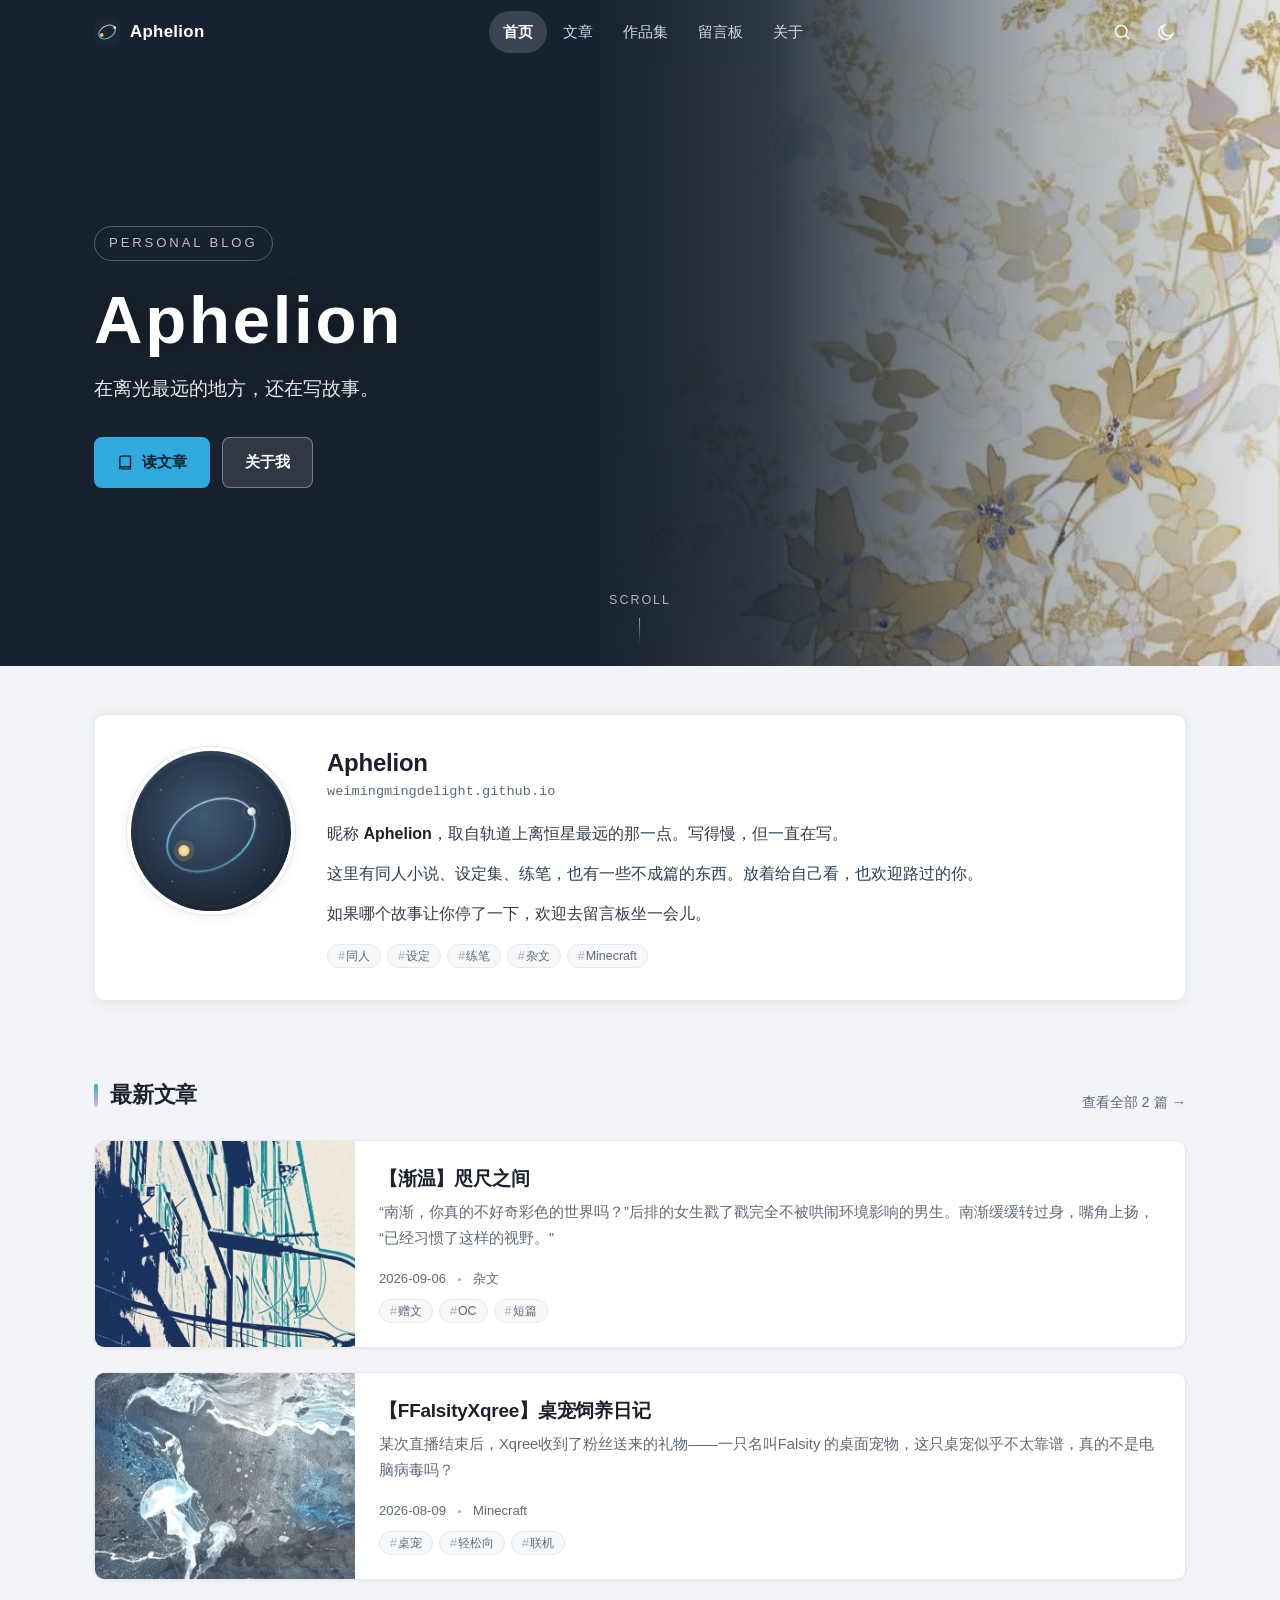
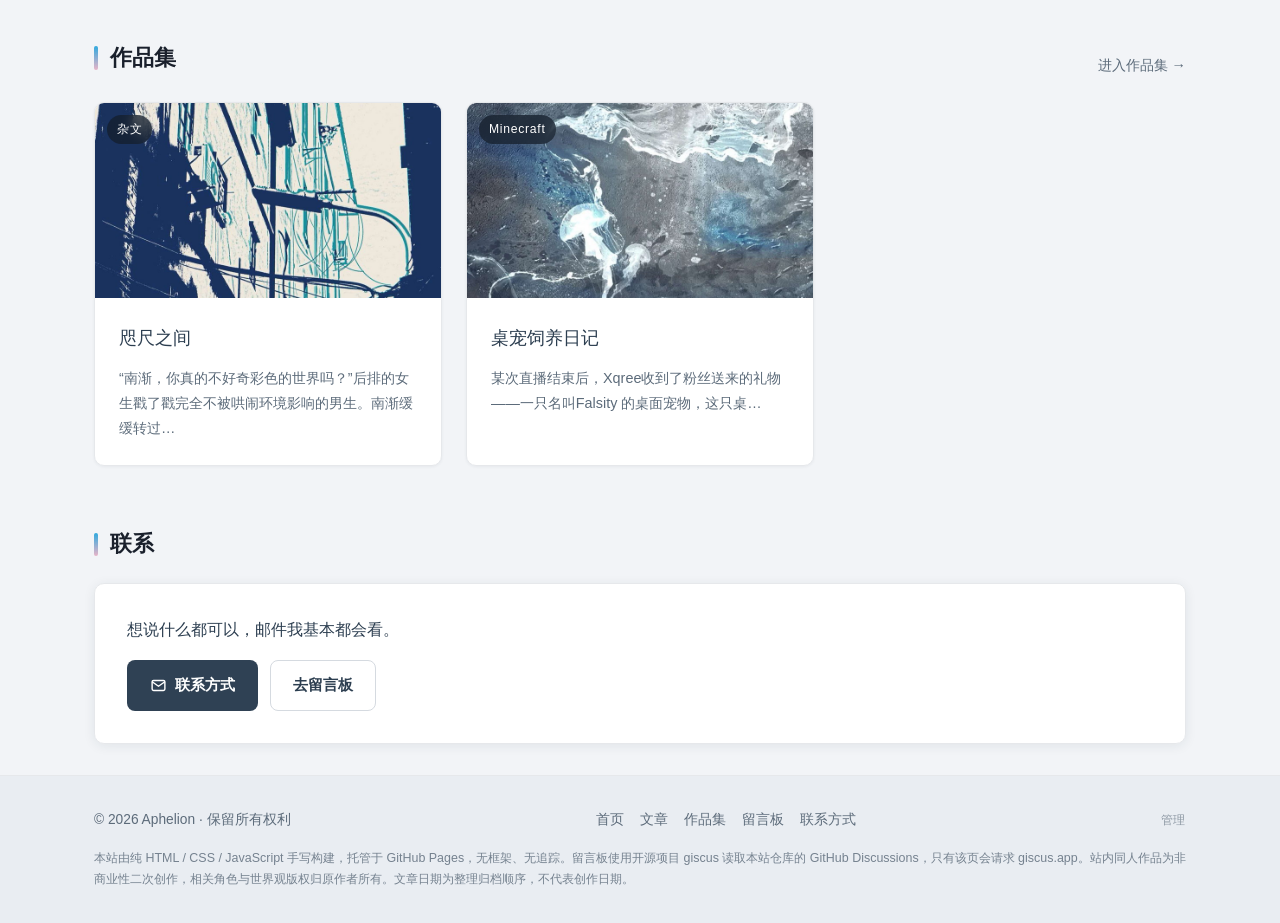
<file: index.html>
<!DOCTYPE html>
<html lang="zh-CN" class="no-js">
<head>
<meta charset="utf-8">
<meta name="viewport" content="width=device-width, initial-scale=1">
<title>Aphelion · 在离光最远的地方，还在写故事。</title>
<meta name="description" content="Aphelion — 在离光最远的地方，还在写故事。收录同人小说、设定、练笔与杂文。">
<meta name="theme-color" content="#2f4154">
<link rel="canonical" href="https://weimingmingdelight.github.io/">
<link rel="icon" href="assets/img/favicon.svg" type="image/svg+xml">
<meta property="og:type" content="website">
<meta property="og:site_name" content="Aphelion">
<meta property="og:locale" content="zh_CN">
<meta property="og:title" content="Aphelion · 在离光最远的地方，还在写故事。">
<meta property="og:description" content="Aphelion — 在离光最远的地方，还在写故事。收录同人小说、设定、练笔与杂文。">
<meta property="og:url" content="https://weimingmingdelight.github.io/">
<meta property="og:image" content="https://weimingmingdelight.github.io/assets/img/og-image.jpg">
<meta name="twitter:card" content="summary_large_image">
<link rel="stylesheet" href="assets/css/style.css">
<link rel="preload" as="image" href="assets/img/hero.jpg">
<script>
(function(){
var q=null;try{q=new URLSearchParams(location.search).get('theme');}catch(e){}
var dark=false;
try{
  if(q==='dark'||q==='light'){localStorage.setItem('aphelion-theme',q);}
  var t=localStorage.getItem('aphelion-theme');
  dark=(t==='dark')||(!t&&!!(window.matchMedia&&window.matchMedia('(prefers-color-scheme: dark)').matches));
}catch(e){dark=(q==='dark');}
if(dark){document.documentElement.setAttribute('data-theme','dark');}
document.documentElement.className=document.documentElement.className.replace('no-js','js');
})();
</script>
</head>
<body>
<a class="skip-link" href="#main">跳到主要内容</a>
<header class="nav nav--over-hero" id="nav">
  <div class="container nav__inner">
    <a class="nav__brand" href="index.html">
      <img class="nav__brand-mark" src="assets/img/favicon.svg" alt="" width="26" height="26">
      <span>Aphelion</span>
    </a>
    <nav class="nav__list" id="nav-list" aria-label="主导航">
        <a class="nav__link" href="index.html" aria-current="page">首页</a>
        <a class="nav__link" href="blog.html">文章</a>
        <a class="nav__link" href="portfolio.html">作品集</a>
        <a class="nav__link" href="guestbook.html">留言板</a>
        <a class="nav__link" href="contact.html">关于</a>
    </nav>
    <div class="nav__tools">
      <button class="icon-btn" type="button" data-search-open aria-label="搜索站内文章" title="搜索（Ctrl+K）"><svg viewBox="0 0 24 24" fill="none" stroke="currentColor" stroke-width="2" stroke-linecap="round" aria-hidden="true"><circle cx="11" cy="11" r="7"/><path d="M20 20l-3.6-3.6"/></svg></button>
      <button class="icon-btn theme-toggle" type="button" data-theme-toggle aria-pressed="false" aria-label="切换到暗色主题" title="切换主题"><svg class="icon-sun" viewBox="0 0 24 24" fill="none" stroke="currentColor" stroke-width="2" stroke-linecap="round" aria-hidden="true"><circle cx="12" cy="12" r="4.2"/><path d="M12 2.5v2.2M12 19.3v2.2M2.5 12h2.2M19.3 12h2.2M5.2 5.2l1.6 1.6M17.2 17.2l1.6 1.6M18.8 5.2l-1.6 1.6M6.8 17.2l-1.6 1.6"/></svg><svg class="icon-moon" viewBox="0 0 24 24" fill="none" stroke="currentColor" stroke-width="2" stroke-linecap="round" aria-hidden="true"><path d="M20 14.5A8.5 8.5 0 1 1 9.5 4a7 7 0 0 0 10.5 10.5z"/></svg></button>
      <button class="icon-btn nav__burger" type="button" data-nav-burger aria-expanded="false" aria-label="打开菜单"><svg viewBox="0 0 24 24" fill="none" stroke="currentColor" stroke-width="2" stroke-linecap="round" aria-hidden="true"><path d="M4 7h16M4 12h16M4 17h16"/></svg></button>
    </div>
  </div>
</header>
<section class="hero">
  <div class="hero__bg" aria-hidden="true">
    <img src="assets/img/hero.jpg" alt="" width="1920" height="1080" fetchpriority="high" decoding="async">
  </div>
  <div class="hero__scrim" aria-hidden="true"></div>
  <div class="container">
    <div class="hero__inner">
      <p class="hero__eyebrow">PERSONAL BLOG</p>
      <h1 class="hero__title">Aphelion</h1>
      <p class="hero__subtitle">在离光最远的地方，还在写故事。</p>
      <div class="hero__actions">
        <a class="btn btn--primary" href="blog.html"><svg viewBox="0 0 24 24" fill="none" stroke="currentColor" stroke-width="2" stroke-linecap="round" stroke-linejoin="round" aria-hidden="true"><path d="M4 5.5A2.5 2.5 0 0 1 6.5 3H19v15H6.5A2.5 2.5 0 0 0 4 20.5z"/><path d="M19 18v3H6.5"/></svg><span>读文章</span></a>
        <a class="btn btn--ghost" href="#about">关于我</a>
      </div>
    </div>
  </div>
  <span class="hero__scroll" aria-hidden="true">SCROLL</span>
</section>

<main id="main">
  <section class="section" id="about">
    <div class="container">
      <div class="profile reveal">
        <div class="profile__avatar">
          <img src="assets/img/avatar.svg" alt="Aphelion 的标识：一颗运行到远日点的行星" width="168" height="168">
        </div>
        <div>
          <h2 class="profile__name">Aphelion</h2>
          <p class="profile__handle">weimingmingdelight.github.io</p>
          <div class="profile__bio">
            <p>昵称 <strong>Aphelion</strong>，取自轨道上离恒星最远的那一点。写得慢，但一直在写。</p>
            <p>这里有同人小说、设定集、练笔，也有一些不成篇的东西。放着给自己看，也欢迎路过的你。</p>
            <p>如果哪个故事让你停了一下，欢迎去留言板坐一会儿。</p>
          </div>
          <div class="tags profile__tags">
            <span class="tag">同人</span>
            <span class="tag">设定</span>
            <span class="tag">练笔</span>
            <span class="tag">杂文</span>
            <span class="tag">Minecraft</span>
          </div>
        </div>
      </div>
    </div>
  </section>

  <section class="section section--tight">
    <div class="container">
      <div class="section__head">
        <h2 class="section__title">最新文章</h2>
        <a class="section__more" href="blog.html">查看全部 2 篇 →</a>
      </div>
      <div class="card-grid">
        <article class="post-card reveal" data-cat="杂文" data-tags="赠文,OC,短篇" data-search="【渐温】咫尺之间 咫尺之间 “南渐，你真的不好奇彩色的世界吗？”后排的女生戳了戳完全不被哄闹环境影响的男生。南渐缓缓转过身，嘴角上扬，“已经习惯了这样的视野。” 杂文 赠文 oc 短篇" data-date="2026-09-06">
  <a class="post-card__media" href="posts/zhi-chi-zhi-jian.html" tabindex="-1" aria-hidden="true">
    <img src="assets/img/covers/zhi-chi-zhi-jian.jpg" alt="" width="800" height="450" loading="lazy" decoding="async">
  </a>
  <div class="post-card__body">
    <h3 class="post-card__title"><a href="posts/zhi-chi-zhi-jian.html">【渐温】咫尺之间</a></h3>
    <p class="post-card__excerpt">“南渐，你真的不好奇彩色的世界吗？”后排的女生戳了戳完全不被哄闹环境影响的男生。南渐缓缓转过身，嘴角上扬，“已经习惯了这样的视野。”</p>
    <div class="post-card__meta">
      <span>2026-09-06</span>
      <span class="meta-dot"></span>
      <span>杂文</span>
    </div>
    <div class="tags"><span class="tag">赠文</span><span class="tag">OC</span><span class="tag">短篇</span></div>
  </div>
</article>
        <article class="post-card reveal" data-cat="Minecraft" data-tags="桌宠,轻松向,联机" data-search="【ffalsityxqree】桌宠饲养日记 桌宠饲养日记 某次直播结束后，xqree收到了粉丝送来的礼物——一只名叫falsity 的桌面宠物，这只桌宠似乎不太靠谱，真的不是电脑病毒吗？ minecraft 桌宠 轻松向 联机" data-date="2026-08-09">
  <a class="post-card__media" href="posts/zhuo-chong-si-yang-ri-ji.html" tabindex="-1" aria-hidden="true">
    <img src="assets/img/covers/zhuo-chong-si-yang-ri-ji.jpg" alt="" width="800" height="450" loading="lazy" decoding="async">
  </a>
  <div class="post-card__body">
    <h3 class="post-card__title"><a href="posts/zhuo-chong-si-yang-ri-ji.html">【FFalsityXqree】桌宠饲养日记</a></h3>
    <p class="post-card__excerpt">某次直播结束后，Xqree收到了粉丝送来的礼物——一只名叫Falsity 的桌面宠物，这只桌宠似乎不太靠谱，真的不是电脑病毒吗？</p>
    <div class="post-card__meta">
      <span>2026-08-09</span>
      <span class="meta-dot"></span>
      <span>Minecraft</span>
    </div>
    <div class="tags"><span class="tag">桌宠</span><span class="tag">轻松向</span><span class="tag">联机</span></div>
  </div>
</article>
      </div>
    </div>
  </section>

  <section class="section section--tight">
    <div class="container">
      <div class="section__head">
        <h2 class="section__title">作品集</h2>
        <a class="section__more" href="portfolio.html">进入作品集 →</a>
      </div>
      <div class="card-grid card-grid--3">
        <a class="work-card reveal" href="portfolio.html">
          <span class="work-card__media"><img src="assets/img/covers/zhi-chi-zhi-jian.jpg" alt="青蓝与米白双色的老街巷，电线与阴影交错" width="800" height="450" loading="lazy" decoding="async"><span class="work-card__badge">杂文</span></span>
          <span class="work-card__body"><span class="work-card__title">咫尺之间</span><span class="work-card__excerpt">“南渐，你真的不好奇彩色的世界吗？”后排的女生戳了戳完全不被哄闹环境影响的男生。南渐缓缓转过…</span></span>
        </a>
        <a class="work-card reveal" href="portfolio.html">
          <span class="work-card__media"><img src="assets/img/covers/zhuo-chong-si-yang-ri-ji.jpg" alt="深蓝海水中漂浮的水母与鱼群" width="800" height="450" loading="lazy" decoding="async"><span class="work-card__badge">Minecraft</span></span>
          <span class="work-card__body"><span class="work-card__title">桌宠饲养日记</span><span class="work-card__excerpt">某次直播结束后，Xqree收到了粉丝送来的礼物——一只名叫Falsity 的桌面宠物，这只桌…</span></span>
        </a>
      </div>
    </div>
  </section>

  <section class="section section--tight">
    <div class="container">
      <div class="section__head"><h2 class="section__title">联系</h2></div>
      <div class="profile reveal" style="grid-template-columns:1fr;display:block">
        <p style="margin-bottom:var(--s4)">想说什么都可以，邮件我基本都会看。</p>
        <div class="hero__actions">
          <a class="btn btn--solid" href="contact.html"><svg viewBox="0 0 24 24" fill="none" stroke="currentColor" stroke-width="2" stroke-linecap="round" stroke-linejoin="round" aria-hidden="true"><rect x="3" y="5" width="18" height="14" rx="2"/><path d="M3.5 7l8.5 6 8.5-6"/></svg><span>联系方式</span></a>
          <a class="btn btn--outline" href="guestbook.html">去留言板</a>
        </div>
      </div>
    </div>
  </section>
</main>
<footer class="footer">
  <div class="container footer__inner">
    <p>© <span data-year>2026</span> Aphelion · 保留所有权利</p>
    <nav class="footer__links" aria-label="页脚导航">
      <a href="index.html">首页</a>
      <a href="blog.html">文章</a>
      <a href="portfolio.html">作品集</a>
      <a href="guestbook.html">留言板</a>
      <a href="contact.html">联系方式</a>
    </nav>
    <p class="footer__admin"><a href="admin.html" rel="nofollow">管理</a></p>
    <p class="footer__note">本站由纯 HTML / CSS / JavaScript 手写构建，托管于 GitHub Pages，无框架、无追踪。留言板使用开源项目 giscus 读取本站仓库的 GitHub Discussions，只有该页会请求 giscus.app。站内同人作品为非商业性二次创作，相关角色与世界观版权归原作者所有。文章日期为整理归档顺序，不代表创作日期。</p>
  </div>
</footer>
<div class="modal" id="search-modal" role="dialog" aria-modal="true" aria-label="站内搜索" aria-hidden="true">
  <div class="modal__backdrop" data-search-close></div>
  <div class="modal__panel">
    <div class="search__field">
      <svg viewBox="0 0 24 24" fill="none" stroke="currentColor" stroke-width="2" stroke-linecap="round" aria-hidden="true"><circle cx="11" cy="11" r="7"/><path d="M20 20l-3.6-3.6"/></svg>
      <input class="search__input" type="search" data-search-input placeholder="搜索文章标题、摘要、标签…" aria-label="搜索关键词" autocomplete="off">
      <span class="search__kbd">Esc</span>
    </div>
    <div class="search__results" data-search-results></div>
    <div class="search__foot">
      <span>↑ ↓ 选择</span><span>Enter 打开</span><span>Esc 关闭</span><span>Ctrl / ⌘ + K 随时唤起</span>
    </div>
  </div>
</div>
<div class="toast" id="toast" role="status" aria-live="polite"></div>
<button class="to-top" type="button" data-to-top aria-label="回到顶部"><svg viewBox="0 0 24 24" fill="none" stroke="currentColor" stroke-width="2" stroke-linecap="round" stroke-linejoin="round" aria-hidden="true"><path d="M12 19V5M5 12l7-7 7 7"/></svg></button>
<script src="assets/data/posts.js"></script>
<script src="assets/js/theme.js"></script>
<script src="assets/js/nav.js"></script>
<script src="assets/js/reveal.js"></script>
<script src="assets/js/search.js"></script>
<script src="assets/js/main.js"></script>

</body>
</html>
</file>
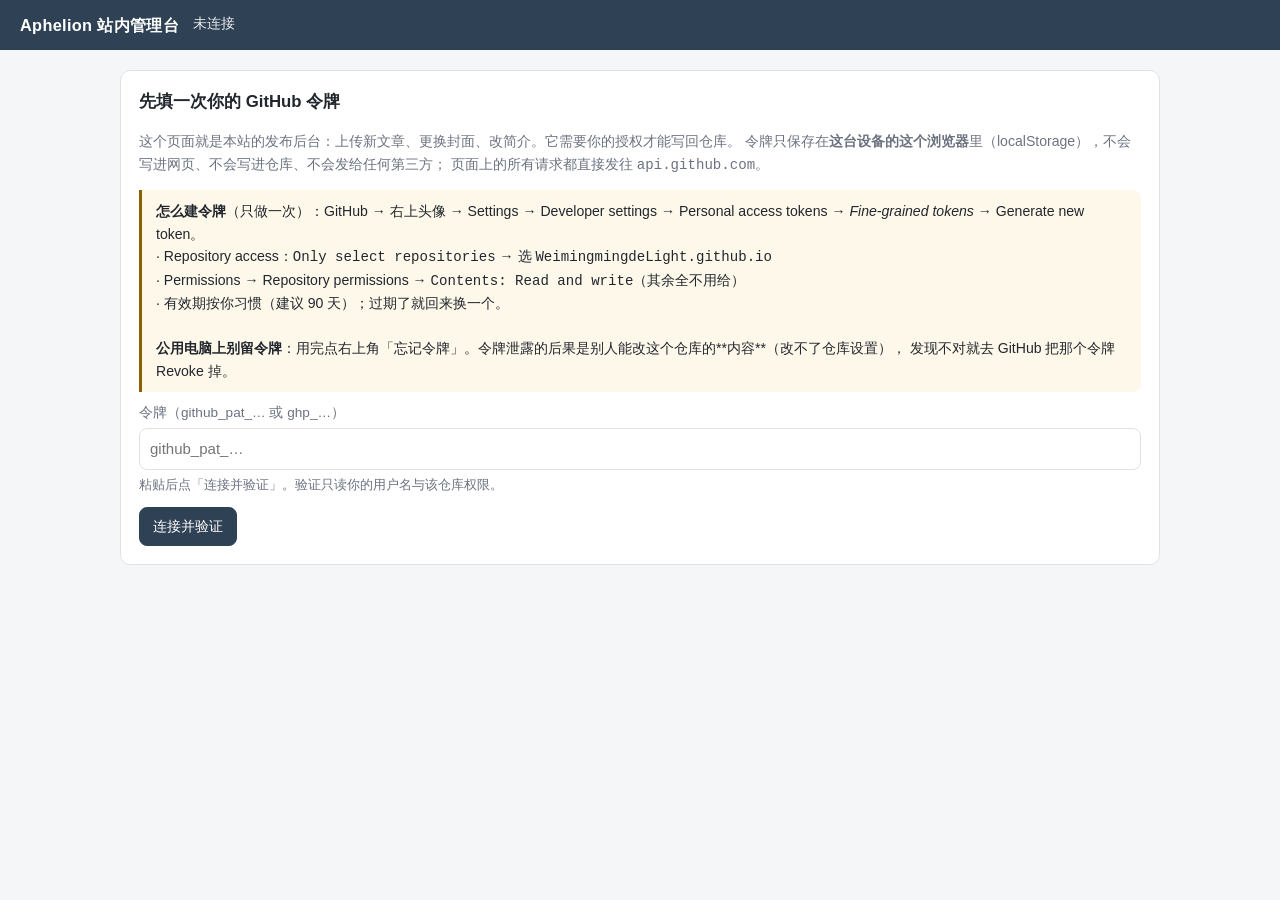
<file: admin.html>
<!DOCTYPE html>
<html lang="zh-CN">
<head>
<meta charset="utf-8">
<meta name="viewport" content="width=device-width, initial-scale=1">
<meta name="robots" content="noindex,nofollow,noarchive">
<title>站内管理台 · Aphelion</title>
<link rel="icon" href="assets/img/favicon.svg" type="image/svg+xml">
<link rel="stylesheet" href="assets/css/admin.css">
</head>
<body>
<header class="a-header">
  <h1 class="a-header__title">Aphelion 站内管理台</h1>
  <span class="a-header__status" id="who">未连接</span>
  <span class="a-header__spacer"></span>
  <button class="a-btn a-btn--sm a-btn--on-dark a-hidden" id="btn-forget" type="button">忘记令牌</button>
</header>

<div class="a-wrap">

  <!-- ============ 未连接：令牌闸门 ============ -->
  <section class="a-card" id="gate">
    <h2>先填一次你的 GitHub 令牌</h2>
    <p class="a-muted">
      这个页面就是本站的发布后台：上传新文章、更换封面、改简介。它需要你的授权才能写回仓库。
      令牌只保存在<strong>这台设备的这个浏览器</strong>里（localStorage），不会写进网页、不会写进仓库、不会发给任何第三方；
      页面上的所有请求都直接发往 <span class="a-mono">api.github.com</span>。
    </p>

    <div class="a-note">
      <strong>怎么建令牌</strong>（只做一次）：GitHub → 右上头像 → Settings → Developer settings →
      Personal access tokens → <em>Fine-grained tokens</em> → Generate new token。<br>
      · Repository access：<span class="a-mono">Only select repositories</span> → 选
      <span class="a-mono">WeimingmingdeLight.github.io</span><br>
      · Permissions → Repository permissions → <span class="a-mono">Contents: Read and write</span>（其余全不用给）<br>
      · 有效期按你习惯（建议 90 天）；过期了就回来换一个。
      <br><br>
      <strong>公用电脑上别留令牌</strong>：用完点右上角「忘记令牌」。令牌泄露的后果是别人能改这个仓库的**内容**（改不了仓库设置），
      发现不对就去 GitHub 把那个令牌 Revoke 掉。
    </div>

    <div class="a-field">
      <label for="token">令牌（github_pat_… 或 ghp_…）</label>
      <input type="password" id="token" autocomplete="off" spellcheck="false" placeholder="github_pat_…">
      <div class="a-hint">粘贴后点「连接并验证」。验证只读你的用户名与该仓库权限。</div>
    </div>
    <div class="a-row">
      <button class="a-btn a-btn--primary" id="btn-connect" type="button">连接并验证</button>
      <span class="a-muted" id="gate-msg"></span>
    </div>
  </section>

  <!-- ============ 已连接：主体 ============ -->
  <div id="app" class="a-hidden">
    <div class="a-tabs" role="tablist">
      <button class="a-tab" role="tab" id="tab-posts" aria-selected="true" type="button">文章</button>
      <button class="a-tab" role="tab" id="tab-bio" aria-selected="false" type="button">简介</button>
      <button class="a-tab" role="tab" id="tab-check" aria-selected="false" type="button">自检</button>
      <button class="a-tab" role="tab" id="tab-help" aria-selected="false" type="button">说明</button>
    </div>

    <!-- 文章 -->
    <section id="pane-posts">
      <div class="a-card">
        <div class="a-row">
          <button class="a-btn a-btn--primary" id="btn-new" type="button">＋ 上传新文本</button>
          <button class="a-btn" id="btn-reload" type="button">重新读取仓库</button>
          <span class="a-header__spacer"></span>
          <span class="a-muted" id="posts-count"></span>
        </div>
      </div>

      <div class="a-card a-card--flush">
        <ul class="a-list" id="post-list"></ul>
      </div>

      <!-- ============ 删除确认区（第 9 轮）============
           独立成一块、必须手输 slug 才能确认 —— 摩擦是故意的。 -->
      <section class="a-card a-hidden" id="danger">
        <h2>删除文章</h2>
        <p>要删除的是：<strong id="del-title"></strong>
          <span class="a-mono a-muted">（<span id="del-slug"></span>）</span></p>

        <div class="a-note a-note--bad">
          <strong>删除会发生什么</strong><br>
          · 线上页面、封面、索引、sitemap 里的这一篇都会被删掉（一次提交，约 1 分钟生效）<br>
          · <strong>Git 历史里的正文不会消失</strong>：仓库是公开的，用旧提交地址仍然读得到这一篇。
          真要连历史一起清除，只能删库重建（会丢掉全部提交历史，giscus 参数也会变）——
          那种操作找我一起做。<br>
          · 这一篇的 GitHub 讨论串（评论）不会自动消失，页面会给你链接手工删。
        </div>

        <div class="a-field">
          <label for="del-confirm">确认请手输这一篇的 slug：<span class="a-mono" id="del-hint"></span></label>
          <input type="text" id="del-confirm" autocomplete="off" spellcheck="false" placeholder="照着上面括号里的字符逐个输入">
        </div>
        <div class="a-row" style="margin-bottom:12px">
          <input type="checkbox" id="del-backup" checked>
          <label for="del-backup" class="a-muted">先下载一份备份 JSON 到我的电脑（含完整正文与封面地址，默认勾选）</label>
        </div>
        <div class="a-row">
          <button class="a-btn a-btn--danger-solid" id="btn-del-go" type="button" disabled>确认删除并发布</button>
          <button class="a-btn a-btn--ghost" id="btn-del-cancel" type="button">取消</button>
          <span class="a-muted" id="del-msg"></span>
        </div>
      </section>

      <section class="a-card a-hidden" id="editor">
        <h2 id="editor-title">编辑</h2>
        <div class="a-grid2">
          <div class="a-field">
            <label for="f-title">标题（会显示在列表与页面顶部）</label>
            <input type="text" id="f-title">
          </div>
          <div class="a-field">
            <label for="f-shorttitle">短标题（首页卡片用，留空则用标题）</label>
            <input type="text" id="f-shorttitle">
          </div>
          <div class="a-field">
            <label for="f-subtitle">副标题（可留空）</label>
            <input type="text" id="f-subtitle">
          </div>
          <div class="a-field">
            <label for="f-slug">网址标识 slug（小写字母/数字/连字符；<strong>定下后别改</strong>，改了等于换一篇文章、评论也会跟丢）</label>
            <input type="text" id="f-slug" spellcheck="false">
            <div class="a-hint">文章地址将是 <span class="a-mono" id="slug-preview">posts/…html</span></div>
          </div>
          <div class="a-field">
            <label for="f-date">日期（只是归档顺序，不代表创作日期）</label>
            <input type="date" id="f-date">
          </div>
          <div class="a-field">
            <label for="f-category">分类</label>
            <input type="text" id="f-category" list="cat-list" placeholder="同人 / 杂文 / 设定 / 练笔">
            <datalist id="cat-list"></datalist>
          </div>
          <div class="a-field">
            <label for="f-series">系列（可留空）</label>
            <input type="text" id="f-series">
          </div>
          <div class="a-field">
            <label for="f-tags">标签（逗号分隔）</label>
            <input type="text" id="f-tags" placeholder="赠文, OC, 短篇">
          </div>
          <div class="a-field">
            <label for="f-headlabel">前置信息框标题（如「作者注」「作品信息」；留空则不显示那个框）</label>
            <input type="text" id="f-headlabel">
          </div>
          <div class="a-field">
            <label for="f-summary">摘要（列表页显示；留空会自动取正文第一段）</label>
            <input type="text" id="f-summary">
          </div>
        </div>

        <h3>封面</h3>
        <div class="a-cover">
          <img id="cover-preview" alt="封面预览" src="[data-uri]">
          <div class="a-cover__side">
            <div class="a-row">
              <input type="file" id="cover-file" accept="image/*" class="a-hidden" aria-label="选择封面图片">
              <button class="a-btn" id="btn-cover" type="button">选择图片…</button>
              <select id="cover-vshift" class="a-btn" aria-label="封面取景位置">
                <option value="0.5">取景：中间</option>
                <option value="0">取景：顶部</option>
                <option value="1">取景：底部</option>
              </select>
            </div>
            <div class="a-field" style="margin-top:10px">
              <label for="f-coveralt">封面说明（给看不见图的人，也给搜索引擎）</label>
              <input type="text" id="f-coveralt" placeholder="例如：深蓝底色上几只白色飞鸟的剪影">
            </div>
            <div class="a-muted" id="cover-note">还没有选图。图片会被裁成 800×450 的 JPEG 再上传。</div>
          </div>
        </div>

        <h3>正文</h3>
        <div class="a-row" style="margin-bottom:8px">
          <label class="a-muted" for="f-mode">分段方式</label>
          <select id="f-mode" class="a-btn">
            <option value="auto">自动判断</option>
            <option value="blank">按空行分段</option>
            <option value="line">每行一段</option>
          </select>
          <span class="a-muted" id="parse-note"></span>
        </div>
        <div class="a-field">
          <label for="f-body">正文内容（粘贴到这里）</label>
          <textarea id="f-body" class="a-body" spellcheck="false" placeholder="把正文粘贴到这里。

支持：空行分段（没有空行时每行一段）
# 小标题   ## 次级小标题
> 引用
--- 分隔线
1. 有序列表   · 无序列表
键：值（summary / 配对 / 出场 / 预警 等已知键会进前置信息框）"></textarea>
          <div class="a-hint">段落之间空一行最稳；从 Word/PDF 里复制出来的文本通常没有空行，那种情况会自动按「每行一段」处理。</div>
        </div>

        <div class="a-row">
          <button class="a-btn a-btn--primary" id="btn-save" type="button">保存并发布</button>
          <button class="a-btn" id="btn-preview" type="button">只看解析结果</button>
          <button class="a-btn a-btn--ghost" id="btn-cancel" type="button">取消</button>
        </div>
        <div class="a-preview a-hidden" id="preview"></div>
      </section>
    </section>

    <!-- 简介 -->
    <section id="pane-bio" class="a-hidden">
      <div class="a-card">
        <h2>个人简介</h2>
        <p class="a-muted">显示在首页「关于我」和「关于 / 联系」页。空行分段；<span class="a-mono">**这样**</span>可以加粗。
          这里<strong>不能写 HTML 标签</strong>（会被当普通文字显示出来）。</p>
        <div class="a-field">
          <label for="f-bio">简介段落</label>
          <textarea id="f-bio" spellcheck="false"></textarea>
        </div>
        <div class="a-grid2">
          <div class="a-field">
            <label for="f-tagline">站点副标题（首页大标题下面那句）</label>
            <input type="text" id="f-tagline">
          </div>
          <div class="a-field">
            <label for="f-author">署名</label>
            <input type="text" id="f-author">
          </div>
        </div>
        <div class="a-field">
          <label for="f-sitetags">站点标签（逗号分隔）</label>
          <input type="text" id="f-sitetags">
        </div>
        <div class="a-row">
          <button class="a-btn a-btn--primary" id="btn-save-bio" type="button">保存并发布</button>
          <button class="a-btn" id="btn-bio-preview" type="button">预览</button>
        </div>
        <div class="a-preview a-hidden" id="bio-preview"></div>
      </div>
    </section>

    <!-- 自检 -->
    <section id="pane-check" class="a-hidden">
      <div class="a-card">
        <h2>自检：站内渲染 == 仓库现状？</h2>
        <p class="a-muted">
          用仓库当前的内容，在<strong>这个浏览器里</strong>重跑一遍全部页面渲染，再逐个文件与仓库里的 blob 比对。
          正常结果是「0 处差异」—— 那说明网页端和本地构建脚本产出完全一致。
          这个过程<strong>只读不写</strong>，随时可以点。
        </p>
        <div class="a-row">
          <button class="a-btn a-btn--primary" id="btn-check" type="button">开始自检</button>
          <span class="a-muted" id="check-msg"></span>
        </div>
      </div>
    </section>

    <!-- 说明 -->
    <section id="pane-help" class="a-hidden">
      <div class="a-card">
        <h2>它做了什么、没做什么</h2>
        <ul>
          <li><strong>做了什么</strong>：把你的改动渲染成整站页面，用你自己的令牌一次性提交到仓库（一个提交），GitHub Pages 大约一分钟后更新。</li>
          <li><strong>渲染在哪</strong>：就在这个浏览器里，用的是和本地构建脚本<strong>同一个文件</strong>（<span class="a-mono">assets/js/render-core.js</span>，由本地构建时逐字节复制）。所以网页上发的和本地发的产物是一样的。</li>
          <li><strong>没做什么</strong>：没有后端、没有数据库、没有第三方服务；页面本身不含任何密钥，别人打开这个地址也只会看到一个令牌输入框。</li>
          <li><strong>素材规矩</strong>：D 盘素材库里的文稿，由我取用时<strong>每次都会先问你</strong>；你自己在这里粘贴/上传的内容，是你自己的动作，不用再批一次。<span class="a-mono">xin-chun</span>（【歆春】）永久排除，不要加回来。</li>
          <li><strong>删文章</strong>：文章列表每行有「删除」，但要做三步：手输该篇 slug 确认 → 自动下载一份备份 JSON → 才提交。删除会同时清掉页面、封面、索引与 sitemap 里的这一篇，但 <strong>Git 历史里的正文不会消失</strong>（仓库是公开的，旧提交地址仍读得到）；讨论串也要手工删。想连历史一起清除只有删库重建，那种操作找我一起做。</li>
        </ul>
      </div>
    </section>

    <div class="a-log" id="log"></div>
  </div>
</div>

<script type="module" src="assets/js/admin.js"></script>
</body>
</html>
</file>
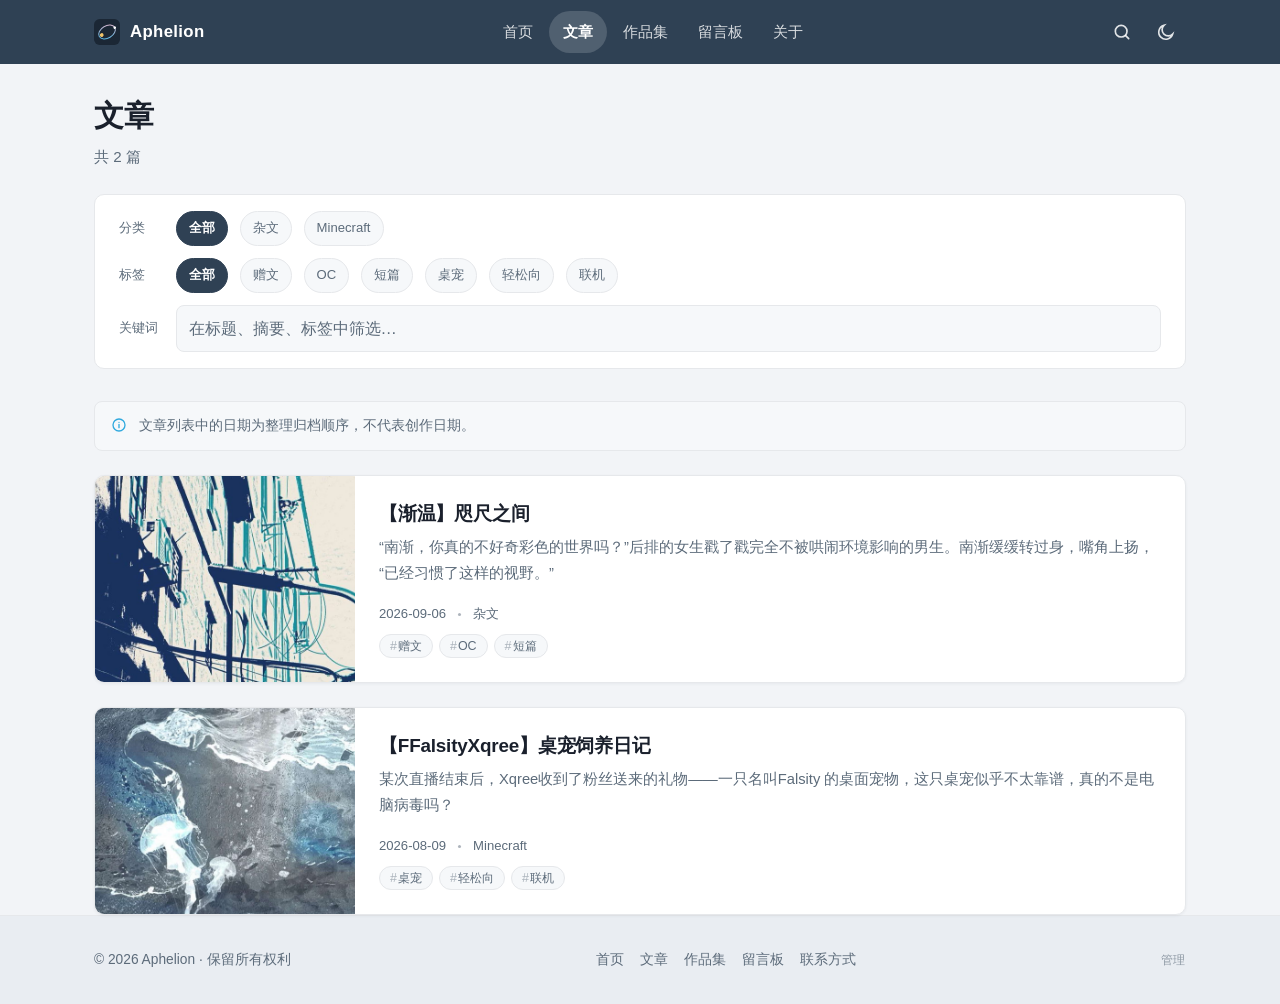
<file: blog.html>
<!DOCTYPE html>
<html lang="zh-CN" class="no-js">
<head>
<meta charset="utf-8">
<meta name="viewport" content="width=device-width, initial-scale=1">
<title>文章 · Aphelion</title>
<meta name="description" content="Aphelion 的全部文章：同人小说、设定集、练笔与杂文，可按分类、标签或关键词筛选。">
<meta name="theme-color" content="#2f4154">
<link rel="canonical" href="https://weimingmingdelight.github.io/blog.html">
<link rel="icon" href="assets/img/favicon.svg" type="image/svg+xml">
<meta property="og:type" content="website">
<meta property="og:site_name" content="Aphelion">
<meta property="og:locale" content="zh_CN">
<meta property="og:title" content="文章 · Aphelion">
<meta property="og:description" content="Aphelion 的全部文章：同人小说、设定集、练笔与杂文，可按分类、标签或关键词筛选。">
<meta property="og:url" content="https://weimingmingdelight.github.io/blog.html">
<meta property="og:image" content="https://weimingmingdelight.github.io/assets/img/og-image.jpg">
<meta name="twitter:card" content="summary_large_image">
<link rel="stylesheet" href="assets/css/style.css">

<script>
(function(){
var q=null;try{q=new URLSearchParams(location.search).get('theme');}catch(e){}
var dark=false;
try{
  if(q==='dark'||q==='light'){localStorage.setItem('aphelion-theme',q);}
  var t=localStorage.getItem('aphelion-theme');
  dark=(t==='dark')||(!t&&!!(window.matchMedia&&window.matchMedia('(prefers-color-scheme: dark)').matches));
}catch(e){dark=(q==='dark');}
if(dark){document.documentElement.setAttribute('data-theme','dark');}
document.documentElement.className=document.documentElement.className.replace('no-js','js');
})();
</script>
</head>
<body>
<a class="skip-link" href="#main">跳到主要内容</a>
<header class="nav" id="nav">
  <div class="container nav__inner">
    <a class="nav__brand" href="index.html">
      <img class="nav__brand-mark" src="assets/img/favicon.svg" alt="" width="26" height="26">
      <span>Aphelion</span>
    </a>
    <nav class="nav__list" id="nav-list" aria-label="主导航">
        <a class="nav__link" href="index.html">首页</a>
        <a class="nav__link" href="blog.html" aria-current="page">文章</a>
        <a class="nav__link" href="portfolio.html">作品集</a>
        <a class="nav__link" href="guestbook.html">留言板</a>
        <a class="nav__link" href="contact.html">关于</a>
    </nav>
    <div class="nav__tools">
      <button class="icon-btn" type="button" data-search-open aria-label="搜索站内文章" title="搜索（Ctrl+K）"><svg viewBox="0 0 24 24" fill="none" stroke="currentColor" stroke-width="2" stroke-linecap="round" aria-hidden="true"><circle cx="11" cy="11" r="7"/><path d="M20 20l-3.6-3.6"/></svg></button>
      <button class="icon-btn theme-toggle" type="button" data-theme-toggle aria-pressed="false" aria-label="切换到暗色主题" title="切换主题"><svg class="icon-sun" viewBox="0 0 24 24" fill="none" stroke="currentColor" stroke-width="2" stroke-linecap="round" aria-hidden="true"><circle cx="12" cy="12" r="4.2"/><path d="M12 2.5v2.2M12 19.3v2.2M2.5 12h2.2M19.3 12h2.2M5.2 5.2l1.6 1.6M17.2 17.2l1.6 1.6M18.8 5.2l-1.6 1.6M6.8 17.2l-1.6 1.6"/></svg><svg class="icon-moon" viewBox="0 0 24 24" fill="none" stroke="currentColor" stroke-width="2" stroke-linecap="round" aria-hidden="true"><path d="M20 14.5A8.5 8.5 0 1 1 9.5 4a7 7 0 0 0 10.5 10.5z"/></svg></button>
      <button class="icon-btn nav__burger" type="button" data-nav-burger aria-expanded="false" aria-label="打开菜单"><svg viewBox="0 0 24 24" fill="none" stroke="currentColor" stroke-width="2" stroke-linecap="round" aria-hidden="true"><path d="M4 7h16M4 12h16M4 17h16"/></svg></button>
    </div>
  </div>
</header>
<main id="main">
  <div class="container">
    <div class="page-head">
      <h1 class="page-head__title">文章</h1>
      <p class="page-head__desc">共 2 篇</p>
    </div>

    <div class="filter-bar">
      <div class="filter-row">
        <span class="filter-row__label">分类</span>
        <button class="chip is-active" type="button" data-filter-cat="all">全部</button>
        <button class="chip" type="button" data-filter-cat="杂文">杂文</button>
        <button class="chip" type="button" data-filter-cat="Minecraft">Minecraft</button>
      </div>
      <div class="filter-row">
        <span class="filter-row__label">标签</span>
        <button class="chip is-active" type="button" data-filter-tag="all">全部</button>
        <button class="chip" type="button" data-filter-tag="赠文">赠文</button>
        <button class="chip" type="button" data-filter-tag="OC">OC</button>
        <button class="chip" type="button" data-filter-tag="短篇">短篇</button>
        <button class="chip" type="button" data-filter-tag="桌宠">桌宠</button>
        <button class="chip" type="button" data-filter-tag="轻松向">轻松向</button>
        <button class="chip" type="button" data-filter-tag="联机">联机</button>
      </div>
      <div class="filter-row">
        <span class="filter-row__label">关键词</span>
        <input class="search__input" type="search" data-filter-q placeholder="在标题、摘要、标签中筛选…" aria-label="关键词筛选" style="border:1px solid var(--line);border-radius:8px;padding:8px 12px;background:var(--bg-inset)">
      </div>
    </div>

    <div class="list-note">
      <svg viewBox="0 0 24 24" fill="none" stroke="currentColor" stroke-width="2" stroke-linecap="round" aria-hidden="true"><circle cx="12" cy="12" r="9"/><path d="M12 11v5M12 8h.01"/></svg>
      <span>文章列表中的日期为整理归档顺序，不代表创作日期。</span>
    </div>

    <div class="card-grid" id="post-list">
      <article class="post-card reveal" data-cat="杂文" data-tags="赠文,OC,短篇" data-search="【渐温】咫尺之间 咫尺之间 “南渐，你真的不好奇彩色的世界吗？”后排的女生戳了戳完全不被哄闹环境影响的男生。南渐缓缓转过身，嘴角上扬，“已经习惯了这样的视野。” 杂文 赠文 oc 短篇" data-date="2026-09-06">
  <a class="post-card__media" href="posts/zhi-chi-zhi-jian.html" tabindex="-1" aria-hidden="true">
    <img src="assets/img/covers/zhi-chi-zhi-jian.jpg" alt="" width="800" height="450" loading="lazy" decoding="async">
  </a>
  <div class="post-card__body">
    <h3 class="post-card__title"><a href="posts/zhi-chi-zhi-jian.html">【渐温】咫尺之间</a></h3>
    <p class="post-card__excerpt">“南渐，你真的不好奇彩色的世界吗？”后排的女生戳了戳完全不被哄闹环境影响的男生。南渐缓缓转过身，嘴角上扬，“已经习惯了这样的视野。”</p>
    <div class="post-card__meta">
      <span>2026-09-06</span>
      <span class="meta-dot"></span>
      <span>杂文</span>
    </div>
    <div class="tags"><span class="tag">赠文</span><span class="tag">OC</span><span class="tag">短篇</span></div>
  </div>
</article>
      <article class="post-card reveal" data-cat="Minecraft" data-tags="桌宠,轻松向,联机" data-search="【ffalsityxqree】桌宠饲养日记 桌宠饲养日记 某次直播结束后，xqree收到了粉丝送来的礼物——一只名叫falsity 的桌面宠物，这只桌宠似乎不太靠谱，真的不是电脑病毒吗？ minecraft 桌宠 轻松向 联机" data-date="2026-08-09">
  <a class="post-card__media" href="posts/zhuo-chong-si-yang-ri-ji.html" tabindex="-1" aria-hidden="true">
    <img src="assets/img/covers/zhuo-chong-si-yang-ri-ji.jpg" alt="" width="800" height="450" loading="lazy" decoding="async">
  </a>
  <div class="post-card__body">
    <h3 class="post-card__title"><a href="posts/zhuo-chong-si-yang-ri-ji.html">【FFalsityXqree】桌宠饲养日记</a></h3>
    <p class="post-card__excerpt">某次直播结束后，Xqree收到了粉丝送来的礼物——一只名叫Falsity 的桌面宠物，这只桌宠似乎不太靠谱，真的不是电脑病毒吗？</p>
    <div class="post-card__meta">
      <span>2026-08-09</span>
      <span class="meta-dot"></span>
      <span>Minecraft</span>
    </div>
    <div class="tags"><span class="tag">桌宠</span><span class="tag">轻松向</span><span class="tag">联机</span></div>
  </div>
</article>
    </div>

    <div class="empty" id="post-empty" hidden>
      <p class="empty__icon" aria-hidden="true">◌</p>
      <p>没有符合条件的文章，换个关键词或点「全部」试试。</p>
    </div>

    <nav class="pagination" id="post-pagination" aria-label="分页"></nav>
  </div>
</main>
<footer class="footer">
  <div class="container footer__inner">
    <p>© <span data-year>2026</span> Aphelion · 保留所有权利</p>
    <nav class="footer__links" aria-label="页脚导航">
      <a href="index.html">首页</a>
      <a href="blog.html">文章</a>
      <a href="portfolio.html">作品集</a>
      <a href="guestbook.html">留言板</a>
      <a href="contact.html">联系方式</a>
    </nav>
    <p class="footer__admin"><a href="admin.html" rel="nofollow">管理</a></p>
    
  </div>
</footer>
<div class="modal" id="search-modal" role="dialog" aria-modal="true" aria-label="站内搜索" aria-hidden="true">
  <div class="modal__backdrop" data-search-close></div>
  <div class="modal__panel">
    <div class="search__field">
      <svg viewBox="0 0 24 24" fill="none" stroke="currentColor" stroke-width="2" stroke-linecap="round" aria-hidden="true"><circle cx="11" cy="11" r="7"/><path d="M20 20l-3.6-3.6"/></svg>
      <input class="search__input" type="search" data-search-input placeholder="搜索文章标题、摘要、标签…" aria-label="搜索关键词" autocomplete="off">
      <span class="search__kbd">Esc</span>
    </div>
    <div class="search__results" data-search-results></div>
    <div class="search__foot">
      <span>↑ ↓ 选择</span><span>Enter 打开</span><span>Esc 关闭</span><span>Ctrl / ⌘ + K 随时唤起</span>
    </div>
  </div>
</div>
<div class="toast" id="toast" role="status" aria-live="polite"></div>
<button class="to-top" type="button" data-to-top aria-label="回到顶部"><svg viewBox="0 0 24 24" fill="none" stroke="currentColor" stroke-width="2" stroke-linecap="round" stroke-linejoin="round" aria-hidden="true"><path d="M12 19V5M5 12l7-7 7 7"/></svg></button>
<script src="assets/data/posts.js"></script>
<script src="assets/js/theme.js"></script>
<script src="assets/js/nav.js"></script>
<script src="assets/js/reveal.js"></script>
<script src="assets/js/search.js"></script>
<script src="assets/js/main.js"></script>
<script src="assets/js/blog.js"></script>
</body>
</html>
</file>
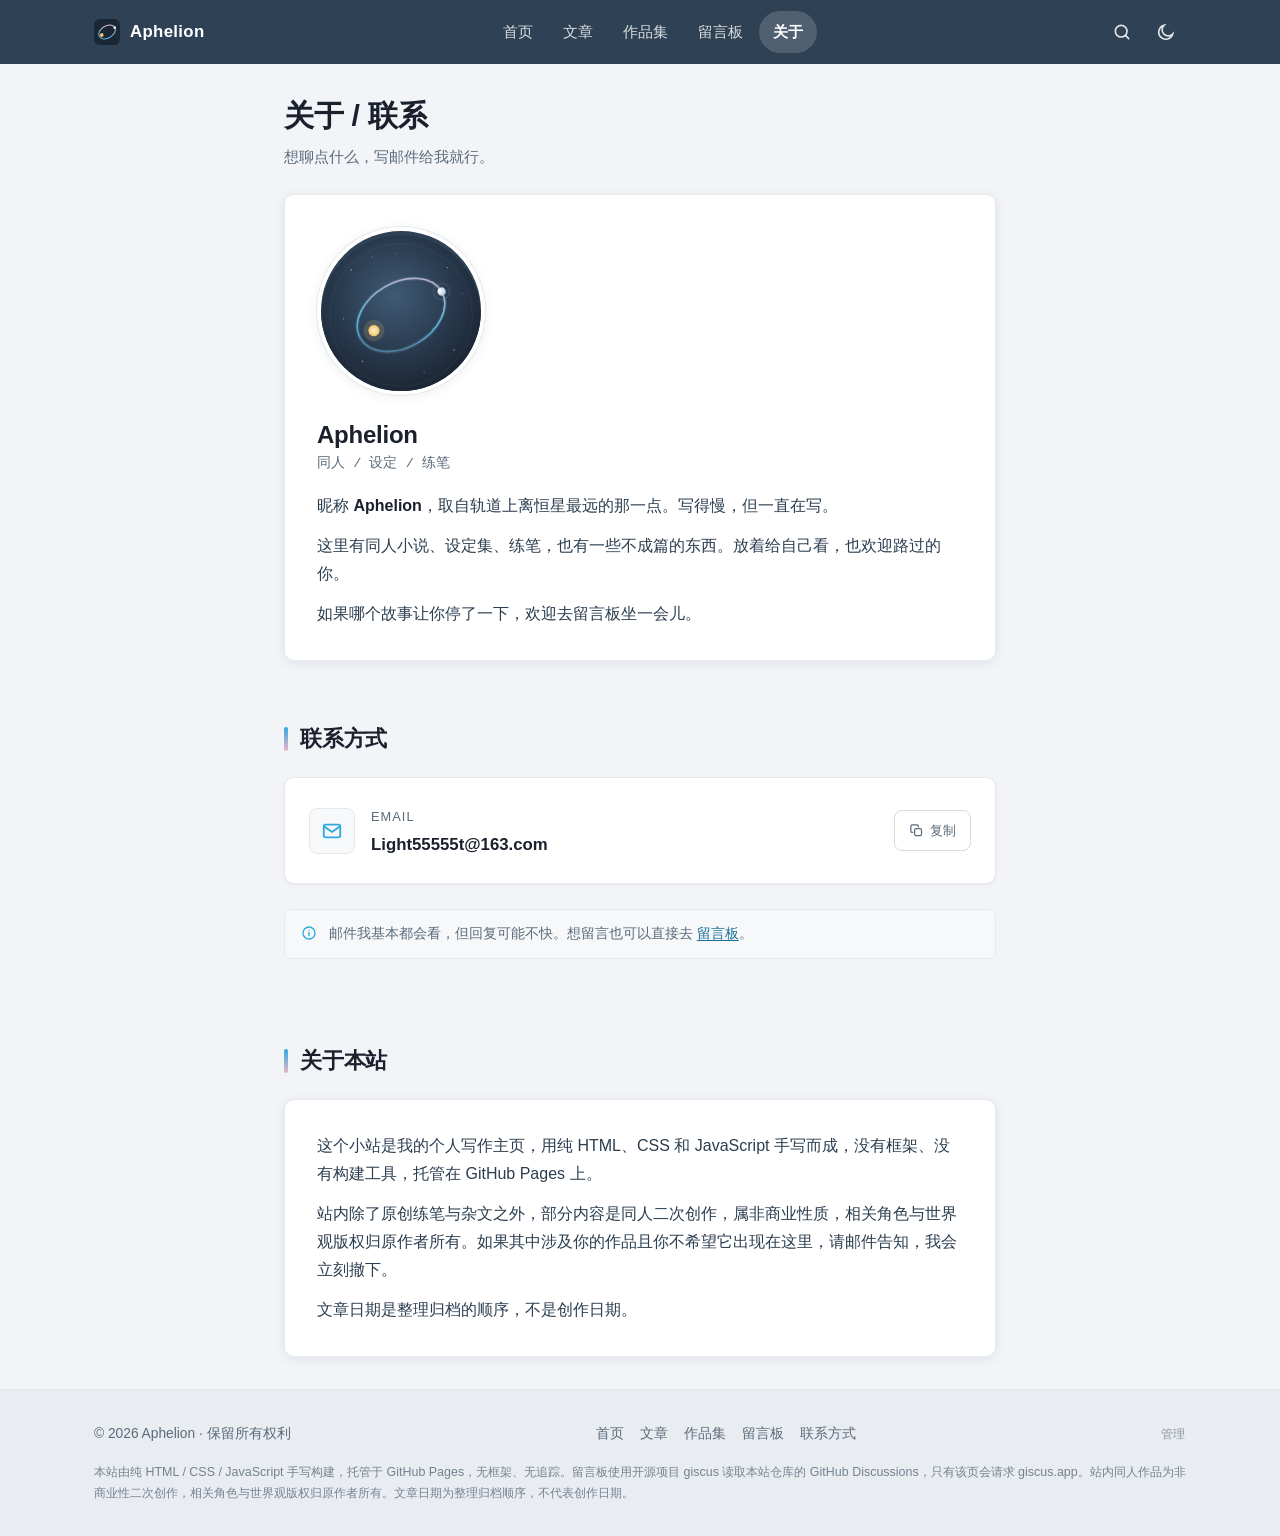
<file: contact.html>
<!DOCTYPE html>
<html lang="zh-CN" class="no-js">
<head>
<meta charset="utf-8">
<meta name="viewport" content="width=device-width, initial-scale=1">
<title>关于 / 联系 · Aphelion</title>
<meta name="description" content="联系 Aphelion：Light55555t@163.com">
<meta name="theme-color" content="#2f4154">
<link rel="canonical" href="https://weimingmingdelight.github.io/contact.html">
<link rel="icon" href="assets/img/favicon.svg" type="image/svg+xml">
<meta property="og:type" content="website">
<meta property="og:site_name" content="Aphelion">
<meta property="og:locale" content="zh_CN">
<meta property="og:title" content="关于 / 联系 · Aphelion">
<meta property="og:description" content="联系 Aphelion：Light55555t@163.com">
<meta property="og:url" content="https://weimingmingdelight.github.io/contact.html">
<meta property="og:image" content="https://weimingmingdelight.github.io/assets/img/og-image.jpg">
<meta name="twitter:card" content="summary_large_image">
<link rel="stylesheet" href="assets/css/style.css">

<script>
(function(){
var q=null;try{q=new URLSearchParams(location.search).get('theme');}catch(e){}
var dark=false;
try{
  if(q==='dark'||q==='light'){localStorage.setItem('aphelion-theme',q);}
  var t=localStorage.getItem('aphelion-theme');
  dark=(t==='dark')||(!t&&!!(window.matchMedia&&window.matchMedia('(prefers-color-scheme: dark)').matches));
}catch(e){dark=(q==='dark');}
if(dark){document.documentElement.setAttribute('data-theme','dark');}
document.documentElement.className=document.documentElement.className.replace('no-js','js');
})();
</script>
</head>
<body>
<a class="skip-link" href="#main">跳到主要内容</a>
<header class="nav" id="nav">
  <div class="container nav__inner">
    <a class="nav__brand" href="index.html">
      <img class="nav__brand-mark" src="assets/img/favicon.svg" alt="" width="26" height="26">
      <span>Aphelion</span>
    </a>
    <nav class="nav__list" id="nav-list" aria-label="主导航">
        <a class="nav__link" href="index.html">首页</a>
        <a class="nav__link" href="blog.html">文章</a>
        <a class="nav__link" href="portfolio.html">作品集</a>
        <a class="nav__link" href="guestbook.html">留言板</a>
        <a class="nav__link" href="contact.html" aria-current="page">关于</a>
    </nav>
    <div class="nav__tools">
      <button class="icon-btn" type="button" data-search-open aria-label="搜索站内文章" title="搜索（Ctrl+K）"><svg viewBox="0 0 24 24" fill="none" stroke="currentColor" stroke-width="2" stroke-linecap="round" aria-hidden="true"><circle cx="11" cy="11" r="7"/><path d="M20 20l-3.6-3.6"/></svg></button>
      <button class="icon-btn theme-toggle" type="button" data-theme-toggle aria-pressed="false" aria-label="切换到暗色主题" title="切换主题"><svg class="icon-sun" viewBox="0 0 24 24" fill="none" stroke="currentColor" stroke-width="2" stroke-linecap="round" aria-hidden="true"><circle cx="12" cy="12" r="4.2"/><path d="M12 2.5v2.2M12 19.3v2.2M2.5 12h2.2M19.3 12h2.2M5.2 5.2l1.6 1.6M17.2 17.2l1.6 1.6M18.8 5.2l-1.6 1.6M6.8 17.2l-1.6 1.6"/></svg><svg class="icon-moon" viewBox="0 0 24 24" fill="none" stroke="currentColor" stroke-width="2" stroke-linecap="round" aria-hidden="true"><path d="M20 14.5A8.5 8.5 0 1 1 9.5 4a7 7 0 0 0 10.5 10.5z"/></svg></button>
      <button class="icon-btn nav__burger" type="button" data-nav-burger aria-expanded="false" aria-label="打开菜单"><svg viewBox="0 0 24 24" fill="none" stroke="currentColor" stroke-width="2" stroke-linecap="round" aria-hidden="true"><path d="M4 7h16M4 12h16M4 17h16"/></svg></button>
    </div>
  </div>
</header>
<main id="main">
  <div class="container container--narrow">
    <div class="page-head">
      <h1 class="page-head__title">关于 / 联系</h1>
      <p class="page-head__desc">想聊点什么，写邮件给我就行。</p>
    </div>

    <section class="section section--tight" style="padding-top:0">
      <div class="profile reveal" style="display:block">
        <div class="profile__avatar" style="margin-bottom:var(--s5)">
          <img src="assets/img/avatar.svg" alt="Aphelion 的标识：一颗运行到远日点的行星" width="168" height="168">
        </div>
        <h2 class="profile__name">Aphelion</h2>
        <p class="profile__handle">同人 / 设定 / 练笔</p>
        <div class="profile__bio">
          <p>昵称 <strong>Aphelion</strong>，取自轨道上离恒星最远的那一点。写得慢，但一直在写。</p>
          <p>这里有同人小说、设定集、练笔，也有一些不成篇的东西。放着给自己看，也欢迎路过的你。</p>
          <p>如果哪个故事让你停了一下，欢迎去留言板坐一会儿。</p>
        </div>
      </div>
    </section>

    <section class="section section--tight">
      <div class="section__head"><h2 class="section__title">联系方式</h2></div>
      <div class="contact-list">
        <div class="contact-item reveal">
          <span class="contact-item__icon"><svg viewBox="0 0 24 24" fill="none" stroke="currentColor" stroke-width="2" stroke-linecap="round" stroke-linejoin="round" aria-hidden="true"><rect x="3" y="5" width="18" height="14" rx="2"/><path d="M3.5 7l8.5 6 8.5-6"/></svg></span>
          <div class="contact-item__body">
            <span class="contact-item__label">Email</span>
            <div class="contact-item__value">Light55555t@163.com</div>
          </div>
          <button class="copy-btn" type="button" data-copy="Light55555t@163.com">
            <svg viewBox="0 0 24 24" fill="none" stroke="currentColor" stroke-width="2" stroke-linecap="round" stroke-linejoin="round" aria-hidden="true"><rect x="9" y="9" width="11" height="11" rx="2"/><path d="M6 15H5a2 2 0 0 1-2-2V5a2 2 0 0 1 2-2h8a2 2 0 0 1 2 2v1"/></svg><span data-copy-label>复制</span>
          </button>
        </div>
      </div>
      <div class="list-note mt-5">
        <svg viewBox="0 0 24 24" fill="none" stroke="currentColor" stroke-width="2" stroke-linecap="round" aria-hidden="true"><circle cx="12" cy="12" r="9"/><path d="M12 11v5M12 8h.01"/></svg>
        <span>邮件我基本都会看，但回复可能不快。想留言也可以直接去 <a class="link" href="guestbook.html">留言板</a>。</span>
      </div>
    </section>

    <section class="section section--tight">
      <div class="section__head"><h2 class="section__title">关于本站</h2></div>
      <div class="profile reveal" style="display:block">
        <p style="margin-bottom:var(--s3)">这个小站是我的个人写作主页，用纯 HTML、CSS 和 JavaScript 手写而成，没有框架、没有构建工具，托管在 GitHub Pages 上。</p>
        <p style="margin-bottom:var(--s3)">站内除了原创练笔与杂文之外，部分内容是同人二次创作，属非商业性质，相关角色与世界观版权归原作者所有。如果其中涉及你的作品且你不希望它出现在这里，请邮件告知，我会立刻撤下。</p>
        <p>文章日期是整理归档的顺序，不是创作日期。</p>
      </div>
    </section>
  </div>
</main>
<footer class="footer">
  <div class="container footer__inner">
    <p>© <span data-year>2026</span> Aphelion · 保留所有权利</p>
    <nav class="footer__links" aria-label="页脚导航">
      <a href="index.html">首页</a>
      <a href="blog.html">文章</a>
      <a href="portfolio.html">作品集</a>
      <a href="guestbook.html">留言板</a>
      <a href="contact.html">联系方式</a>
    </nav>
    <p class="footer__admin"><a href="admin.html" rel="nofollow">管理</a></p>
    <p class="footer__note">本站由纯 HTML / CSS / JavaScript 手写构建，托管于 GitHub Pages，无框架、无追踪。留言板使用开源项目 giscus 读取本站仓库的 GitHub Discussions，只有该页会请求 giscus.app。站内同人作品为非商业性二次创作，相关角色与世界观版权归原作者所有。文章日期为整理归档顺序，不代表创作日期。</p>
  </div>
</footer>
<div class="modal" id="search-modal" role="dialog" aria-modal="true" aria-label="站内搜索" aria-hidden="true">
  <div class="modal__backdrop" data-search-close></div>
  <div class="modal__panel">
    <div class="search__field">
      <svg viewBox="0 0 24 24" fill="none" stroke="currentColor" stroke-width="2" stroke-linecap="round" aria-hidden="true"><circle cx="11" cy="11" r="7"/><path d="M20 20l-3.6-3.6"/></svg>
      <input class="search__input" type="search" data-search-input placeholder="搜索文章标题、摘要、标签…" aria-label="搜索关键词" autocomplete="off">
      <span class="search__kbd">Esc</span>
    </div>
    <div class="search__results" data-search-results></div>
    <div class="search__foot">
      <span>↑ ↓ 选择</span><span>Enter 打开</span><span>Esc 关闭</span><span>Ctrl / ⌘ + K 随时唤起</span>
    </div>
  </div>
</div>
<div class="toast" id="toast" role="status" aria-live="polite"></div>
<button class="to-top" type="button" data-to-top aria-label="回到顶部"><svg viewBox="0 0 24 24" fill="none" stroke="currentColor" stroke-width="2" stroke-linecap="round" stroke-linejoin="round" aria-hidden="true"><path d="M12 19V5M5 12l7-7 7 7"/></svg></button>
<script src="assets/data/posts.js"></script>
<script src="assets/js/theme.js"></script>
<script src="assets/js/nav.js"></script>
<script src="assets/js/reveal.js"></script>
<script src="assets/js/search.js"></script>
<script src="assets/js/main.js"></script>

</body>
</html>
</file>
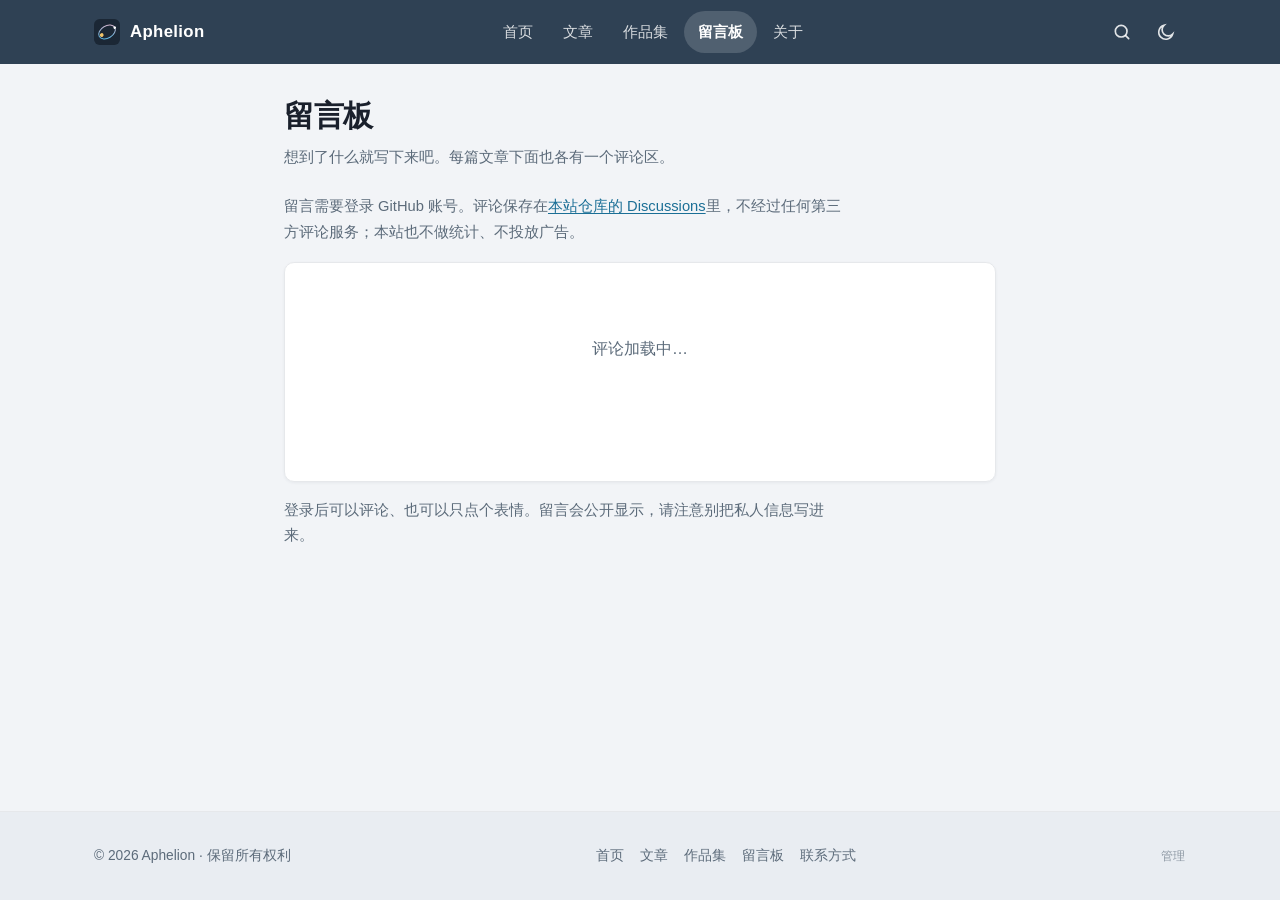
<file: guestbook.html>
<!DOCTYPE html>
<html lang="zh-CN" class="no-js">
<head>
<meta charset="utf-8">
<meta name="viewport" content="width=device-width, initial-scale=1">
<title>留言板 · Aphelion</title>
<meta name="description" content="Aphelion 的留言板。">
<meta name="theme-color" content="#2f4154">
<link rel="canonical" href="https://weimingmingdelight.github.io/guestbook.html">
<link rel="icon" href="assets/img/favicon.svg" type="image/svg+xml">
<meta property="og:type" content="website">
<meta property="og:site_name" content="Aphelion">
<meta property="og:locale" content="zh_CN">
<meta property="og:title" content="留言板 · Aphelion">
<meta property="og:description" content="Aphelion 的留言板。">
<meta property="og:url" content="https://weimingmingdelight.github.io/guestbook.html">
<meta property="og:image" content="https://weimingmingdelight.github.io/assets/img/og-image.jpg">
<meta name="twitter:card" content="summary_large_image">
<link rel="stylesheet" href="assets/css/style.css">

<script>
(function(){
var q=null;try{q=new URLSearchParams(location.search).get('theme');}catch(e){}
var dark=false;
try{
  if(q==='dark'||q==='light'){localStorage.setItem('aphelion-theme',q);}
  var t=localStorage.getItem('aphelion-theme');
  dark=(t==='dark')||(!t&&!!(window.matchMedia&&window.matchMedia('(prefers-color-scheme: dark)').matches));
}catch(e){dark=(q==='dark');}
if(dark){document.documentElement.setAttribute('data-theme','dark');}
document.documentElement.className=document.documentElement.className.replace('no-js','js');
})();
</script>
</head>
<body>
<a class="skip-link" href="#main">跳到主要内容</a>
<header class="nav" id="nav">
  <div class="container nav__inner">
    <a class="nav__brand" href="index.html">
      <img class="nav__brand-mark" src="assets/img/favicon.svg" alt="" width="26" height="26">
      <span>Aphelion</span>
    </a>
    <nav class="nav__list" id="nav-list" aria-label="主导航">
        <a class="nav__link" href="index.html">首页</a>
        <a class="nav__link" href="blog.html">文章</a>
        <a class="nav__link" href="portfolio.html">作品集</a>
        <a class="nav__link" href="guestbook.html" aria-current="page">留言板</a>
        <a class="nav__link" href="contact.html">关于</a>
    </nav>
    <div class="nav__tools">
      <button class="icon-btn" type="button" data-search-open aria-label="搜索站内文章" title="搜索（Ctrl+K）"><svg viewBox="0 0 24 24" fill="none" stroke="currentColor" stroke-width="2" stroke-linecap="round" aria-hidden="true"><circle cx="11" cy="11" r="7"/><path d="M20 20l-3.6-3.6"/></svg></button>
      <button class="icon-btn theme-toggle" type="button" data-theme-toggle aria-pressed="false" aria-label="切换到暗色主题" title="切换主题"><svg class="icon-sun" viewBox="0 0 24 24" fill="none" stroke="currentColor" stroke-width="2" stroke-linecap="round" aria-hidden="true"><circle cx="12" cy="12" r="4.2"/><path d="M12 2.5v2.2M12 19.3v2.2M2.5 12h2.2M19.3 12h2.2M5.2 5.2l1.6 1.6M17.2 17.2l1.6 1.6M18.8 5.2l-1.6 1.6M6.8 17.2l-1.6 1.6"/></svg><svg class="icon-moon" viewBox="0 0 24 24" fill="none" stroke="currentColor" stroke-width="2" stroke-linecap="round" aria-hidden="true"><path d="M20 14.5A8.5 8.5 0 1 1 9.5 4a7 7 0 0 0 10.5 10.5z"/></svg></button>
      <button class="icon-btn nav__burger" type="button" data-nav-burger aria-expanded="false" aria-label="打开菜单"><svg viewBox="0 0 24 24" fill="none" stroke="currentColor" stroke-width="2" stroke-linecap="round" aria-hidden="true"><path d="M4 7h16M4 12h16M4 17h16"/></svg></button>
    </div>
  </div>
</header>
<main id="main">
  <div class="container container--narrow">
    <div class="page-head">
      <h1 class="page-head__title">留言板</h1>
      <p class="page-head__desc">想到了什么就写下来吧。每篇文章下面也各有一个评论区。</p>
    </div>

    <section class="section section--tight" style="padding-top:0">
      <p class="giscus-lead">留言需要登录 GitHub 账号。评论保存在<a class="link" href="https://github.com/WeimingmingdeLight/WeimingmingdeLight.github.io/discussions">本站仓库的 Discussions</a>里，不经过任何第三方评论服务；本站也不做统计、不投放广告。</p>

      <div class="giscus-wrap reveal">
        <div class="giscus-status" id="giscus-status">
          <p>评论加载中…</p>
        </div>
        <div class="giscus"
             data-repo="WeimingmingdeLight/WeimingmingdeLight.github.io"
             data-repo-id="R_kgDOU5FM8A"
             data-category="Announcements"
             data-category-id="DIC_kwDOU5FM8M4DG5R9"
             data-mapping="specific"
             data-term="留言板"
             data-strict="1"
             data-reactions-enabled="1"
             data-emit-metadata="0"
             data-input-position="top"
             data-lang="zh-CN"
             data-loading="lazy"
             data-mailto="Light55555t@163.com"></div>
        <noscript>
          <p class="giscus-status giscus-status--notice">评论需要 JavaScript。也可以直接发邮件：<a class="link" href="mailto:Light55555t@163.com">Light55555t@163.com</a></p>
        </noscript>
      </div>

      <p class="giscus-foot">登录后可以评论、也可以只点个表情。留言会公开显示，请注意别把私人信息写进来。</p>
    </section>
  </div>
</main>
<footer class="footer">
  <div class="container footer__inner">
    <p>© <span data-year>2026</span> Aphelion · 保留所有权利</p>
    <nav class="footer__links" aria-label="页脚导航">
      <a href="index.html">首页</a>
      <a href="blog.html">文章</a>
      <a href="portfolio.html">作品集</a>
      <a href="guestbook.html">留言板</a>
      <a href="contact.html">联系方式</a>
    </nav>
    <p class="footer__admin"><a href="admin.html" rel="nofollow">管理</a></p>
    
  </div>
</footer>
<div class="modal" id="search-modal" role="dialog" aria-modal="true" aria-label="站内搜索" aria-hidden="true">
  <div class="modal__backdrop" data-search-close></div>
  <div class="modal__panel">
    <div class="search__field">
      <svg viewBox="0 0 24 24" fill="none" stroke="currentColor" stroke-width="2" stroke-linecap="round" aria-hidden="true"><circle cx="11" cy="11" r="7"/><path d="M20 20l-3.6-3.6"/></svg>
      <input class="search__input" type="search" data-search-input placeholder="搜索文章标题、摘要、标签…" aria-label="搜索关键词" autocomplete="off">
      <span class="search__kbd">Esc</span>
    </div>
    <div class="search__results" data-search-results></div>
    <div class="search__foot">
      <span>↑ ↓ 选择</span><span>Enter 打开</span><span>Esc 关闭</span><span>Ctrl / ⌘ + K 随时唤起</span>
    </div>
  </div>
</div>
<div class="toast" id="toast" role="status" aria-live="polite"></div>
<button class="to-top" type="button" data-to-top aria-label="回到顶部"><svg viewBox="0 0 24 24" fill="none" stroke="currentColor" stroke-width="2" stroke-linecap="round" stroke-linejoin="round" aria-hidden="true"><path d="M12 19V5M5 12l7-7 7 7"/></svg></button>
<script src="assets/data/posts.js"></script>
<script src="assets/js/theme.js"></script>
<script src="assets/js/nav.js"></script>
<script src="assets/js/reveal.js"></script>
<script src="assets/js/search.js"></script>
<script src="assets/js/main.js"></script>
<script src="assets/js/giscus.js"></script>
</body>
</html>
</file>
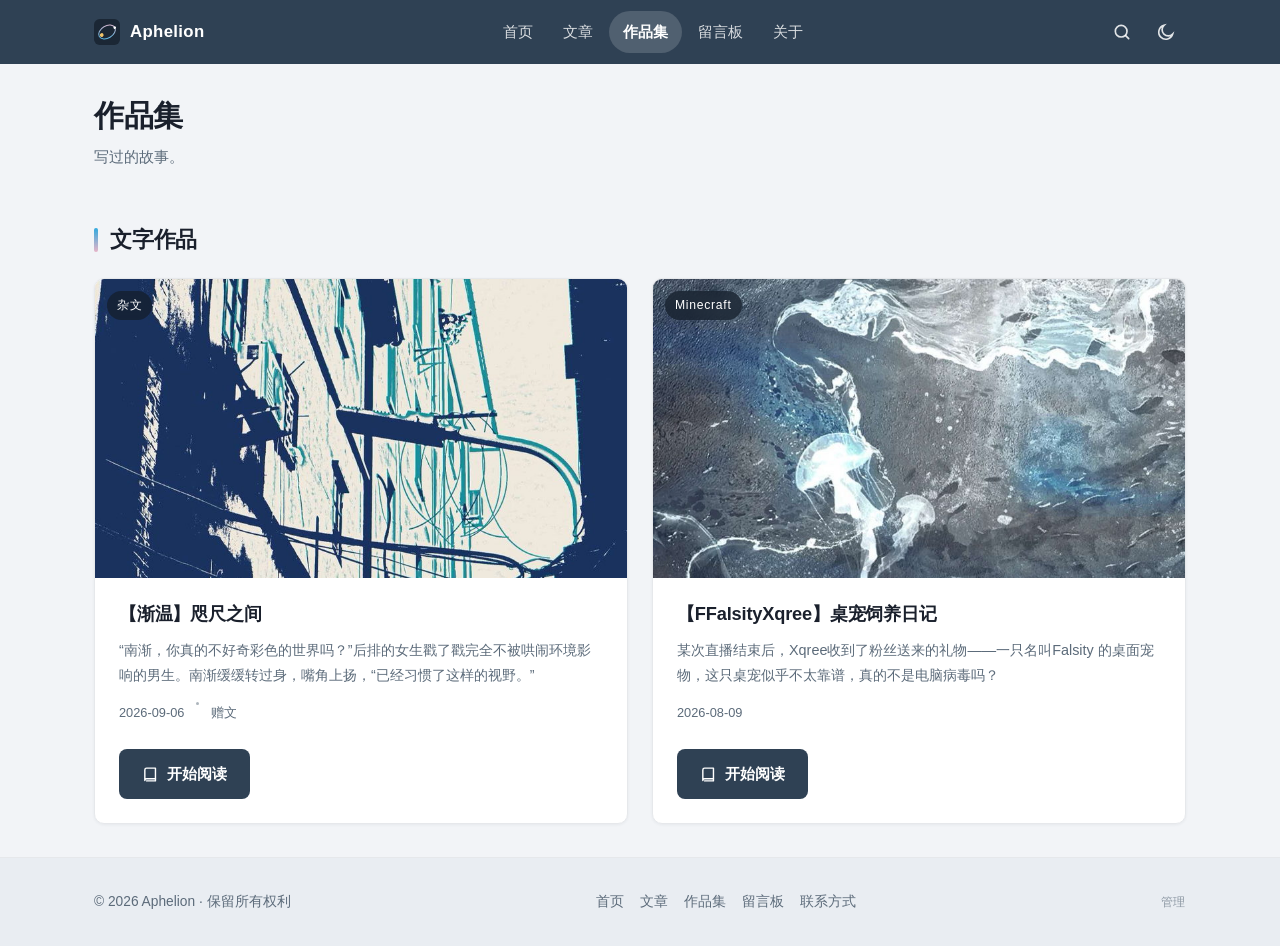
<file: portfolio.html>
<!DOCTYPE html>
<html lang="zh-CN" class="no-js">
<head>
<meta charset="utf-8">
<meta name="viewport" content="width=device-width, initial-scale=1">
<title>作品集 · Aphelion</title>
<meta name="description" content="Aphelion 的作品集：文字作品。">
<meta name="theme-color" content="#2f4154">
<link rel="canonical" href="https://weimingmingdelight.github.io/portfolio.html">
<link rel="icon" href="assets/img/favicon.svg" type="image/svg+xml">
<meta property="og:type" content="website">
<meta property="og:site_name" content="Aphelion">
<meta property="og:locale" content="zh_CN">
<meta property="og:title" content="作品集 · Aphelion">
<meta property="og:description" content="Aphelion 的作品集：文字作品。">
<meta property="og:url" content="https://weimingmingdelight.github.io/portfolio.html">
<meta property="og:image" content="https://weimingmingdelight.github.io/assets/img/og-image.jpg">
<meta name="twitter:card" content="summary_large_image">
<link rel="stylesheet" href="assets/css/style.css">

<script>
(function(){
var q=null;try{q=new URLSearchParams(location.search).get('theme');}catch(e){}
var dark=false;
try{
  if(q==='dark'||q==='light'){localStorage.setItem('aphelion-theme',q);}
  var t=localStorage.getItem('aphelion-theme');
  dark=(t==='dark')||(!t&&!!(window.matchMedia&&window.matchMedia('(prefers-color-scheme: dark)').matches));
}catch(e){dark=(q==='dark');}
if(dark){document.documentElement.setAttribute('data-theme','dark');}
document.documentElement.className=document.documentElement.className.replace('no-js','js');
})();
</script>
</head>
<body>
<a class="skip-link" href="#main">跳到主要内容</a>
<header class="nav" id="nav">
  <div class="container nav__inner">
    <a class="nav__brand" href="index.html">
      <img class="nav__brand-mark" src="assets/img/favicon.svg" alt="" width="26" height="26">
      <span>Aphelion</span>
    </a>
    <nav class="nav__list" id="nav-list" aria-label="主导航">
        <a class="nav__link" href="index.html">首页</a>
        <a class="nav__link" href="blog.html">文章</a>
        <a class="nav__link" href="portfolio.html" aria-current="page">作品集</a>
        <a class="nav__link" href="guestbook.html">留言板</a>
        <a class="nav__link" href="contact.html">关于</a>
    </nav>
    <div class="nav__tools">
      <button class="icon-btn" type="button" data-search-open aria-label="搜索站内文章" title="搜索（Ctrl+K）"><svg viewBox="0 0 24 24" fill="none" stroke="currentColor" stroke-width="2" stroke-linecap="round" aria-hidden="true"><circle cx="11" cy="11" r="7"/><path d="M20 20l-3.6-3.6"/></svg></button>
      <button class="icon-btn theme-toggle" type="button" data-theme-toggle aria-pressed="false" aria-label="切换到暗色主题" title="切换主题"><svg class="icon-sun" viewBox="0 0 24 24" fill="none" stroke="currentColor" stroke-width="2" stroke-linecap="round" aria-hidden="true"><circle cx="12" cy="12" r="4.2"/><path d="M12 2.5v2.2M12 19.3v2.2M2.5 12h2.2M19.3 12h2.2M5.2 5.2l1.6 1.6M17.2 17.2l1.6 1.6M18.8 5.2l-1.6 1.6M6.8 17.2l-1.6 1.6"/></svg><svg class="icon-moon" viewBox="0 0 24 24" fill="none" stroke="currentColor" stroke-width="2" stroke-linecap="round" aria-hidden="true"><path d="M20 14.5A8.5 8.5 0 1 1 9.5 4a7 7 0 0 0 10.5 10.5z"/></svg></button>
      <button class="icon-btn nav__burger" type="button" data-nav-burger aria-expanded="false" aria-label="打开菜单"><svg viewBox="0 0 24 24" fill="none" stroke="currentColor" stroke-width="2" stroke-linecap="round" aria-hidden="true"><path d="M4 7h16M4 12h16M4 17h16"/></svg></button>
    </div>
  </div>
</header>
<main id="main">
  <div class="container">
    <div class="page-head">
      <h1 class="page-head__title">作品集</h1>
      <p class="page-head__desc">写过的故事。</p>
    </div>
  </div>

  <section class="section section--tight">
    <div class="container">
      <div class="section__head"><h2 class="section__title">文字作品</h2></div>
      <div class="card-grid card-grid--2">
        <article class="work-card reveal">
  <a class="work-card__media" href="posts/zhi-chi-zhi-jian.html" tabindex="-1" aria-hidden="true">
    <img src="assets/img/covers/zhi-chi-zhi-jian.jpg" alt="" width="800" height="450" loading="lazy" decoding="async">
    <span class="work-card__badge">杂文</span>
  </a>
  <div class="work-card__body">
    <h3 class="work-card__title">【渐温】咫尺之间</h3>
    <p class="work-card__excerpt">“南渐，你真的不好奇彩色的世界吗？”后排的女生戳了戳完全不被哄闹环境影响的男生。南渐缓缓转过身，嘴角上扬，“已经习惯了这样的视野。”</p>
    <div class="work-card__facts">
      <span>2026-09-06</span>
      <span class="meta-dot"></span><span>赠文</span>
    </div>
    <div class="work-card__foot">
      <a class="btn btn--solid" href="posts/zhi-chi-zhi-jian.html"><svg viewBox="0 0 24 24" fill="none" stroke="currentColor" stroke-width="2" stroke-linecap="round" stroke-linejoin="round" aria-hidden="true"><path d="M4 5.5A2.5 2.5 0 0 1 6.5 3H19v15H6.5A2.5 2.5 0 0 0 4 20.5z"/><path d="M19 18v3H6.5"/></svg><span>开始阅读</span></a>
    </div>
  </div>
</article>
        <article class="work-card reveal">
  <a class="work-card__media" href="posts/zhuo-chong-si-yang-ri-ji.html" tabindex="-1" aria-hidden="true">
    <img src="assets/img/covers/zhuo-chong-si-yang-ri-ji.jpg" alt="" width="800" height="450" loading="lazy" decoding="async">
    <span class="work-card__badge">Minecraft</span>
  </a>
  <div class="work-card__body">
    <h3 class="work-card__title">【FFalsityXqree】桌宠饲养日记</h3>
    <p class="work-card__excerpt">某次直播结束后，Xqree收到了粉丝送来的礼物——一只名叫Falsity 的桌面宠物，这只桌宠似乎不太靠谱，真的不是电脑病毒吗？</p>
    <div class="work-card__facts">
      <span>2026-08-09</span>
      
    </div>
    <div class="work-card__foot">
      <a class="btn btn--solid" href="posts/zhuo-chong-si-yang-ri-ji.html"><svg viewBox="0 0 24 24" fill="none" stroke="currentColor" stroke-width="2" stroke-linecap="round" stroke-linejoin="round" aria-hidden="true"><path d="M4 5.5A2.5 2.5 0 0 1 6.5 3H19v15H6.5A2.5 2.5 0 0 0 4 20.5z"/><path d="M19 18v3H6.5"/></svg><span>开始阅读</span></a>
    </div>
  </div>
</article>
      </div>
    </div>
  </section>
</main>
<footer class="footer">
  <div class="container footer__inner">
    <p>© <span data-year>2026</span> Aphelion · 保留所有权利</p>
    <nav class="footer__links" aria-label="页脚导航">
      <a href="index.html">首页</a>
      <a href="blog.html">文章</a>
      <a href="portfolio.html">作品集</a>
      <a href="guestbook.html">留言板</a>
      <a href="contact.html">联系方式</a>
    </nav>
    <p class="footer__admin"><a href="admin.html" rel="nofollow">管理</a></p>
    
  </div>
</footer>
<div class="modal" id="search-modal" role="dialog" aria-modal="true" aria-label="站内搜索" aria-hidden="true">
  <div class="modal__backdrop" data-search-close></div>
  <div class="modal__panel">
    <div class="search__field">
      <svg viewBox="0 0 24 24" fill="none" stroke="currentColor" stroke-width="2" stroke-linecap="round" aria-hidden="true"><circle cx="11" cy="11" r="7"/><path d="M20 20l-3.6-3.6"/></svg>
      <input class="search__input" type="search" data-search-input placeholder="搜索文章标题、摘要、标签…" aria-label="搜索关键词" autocomplete="off">
      <span class="search__kbd">Esc</span>
    </div>
    <div class="search__results" data-search-results></div>
    <div class="search__foot">
      <span>↑ ↓ 选择</span><span>Enter 打开</span><span>Esc 关闭</span><span>Ctrl / ⌘ + K 随时唤起</span>
    </div>
  </div>
</div>
<div class="toast" id="toast" role="status" aria-live="polite"></div>
<button class="to-top" type="button" data-to-top aria-label="回到顶部"><svg viewBox="0 0 24 24" fill="none" stroke="currentColor" stroke-width="2" stroke-linecap="round" stroke-linejoin="round" aria-hidden="true"><path d="M12 19V5M5 12l7-7 7 7"/></svg></button>
<script src="assets/data/posts.js"></script>
<script src="assets/js/theme.js"></script>
<script src="assets/js/nav.js"></script>
<script src="assets/js/reveal.js"></script>
<script src="assets/js/search.js"></script>
<script src="assets/js/main.js"></script>

</body>
</html>
</file>
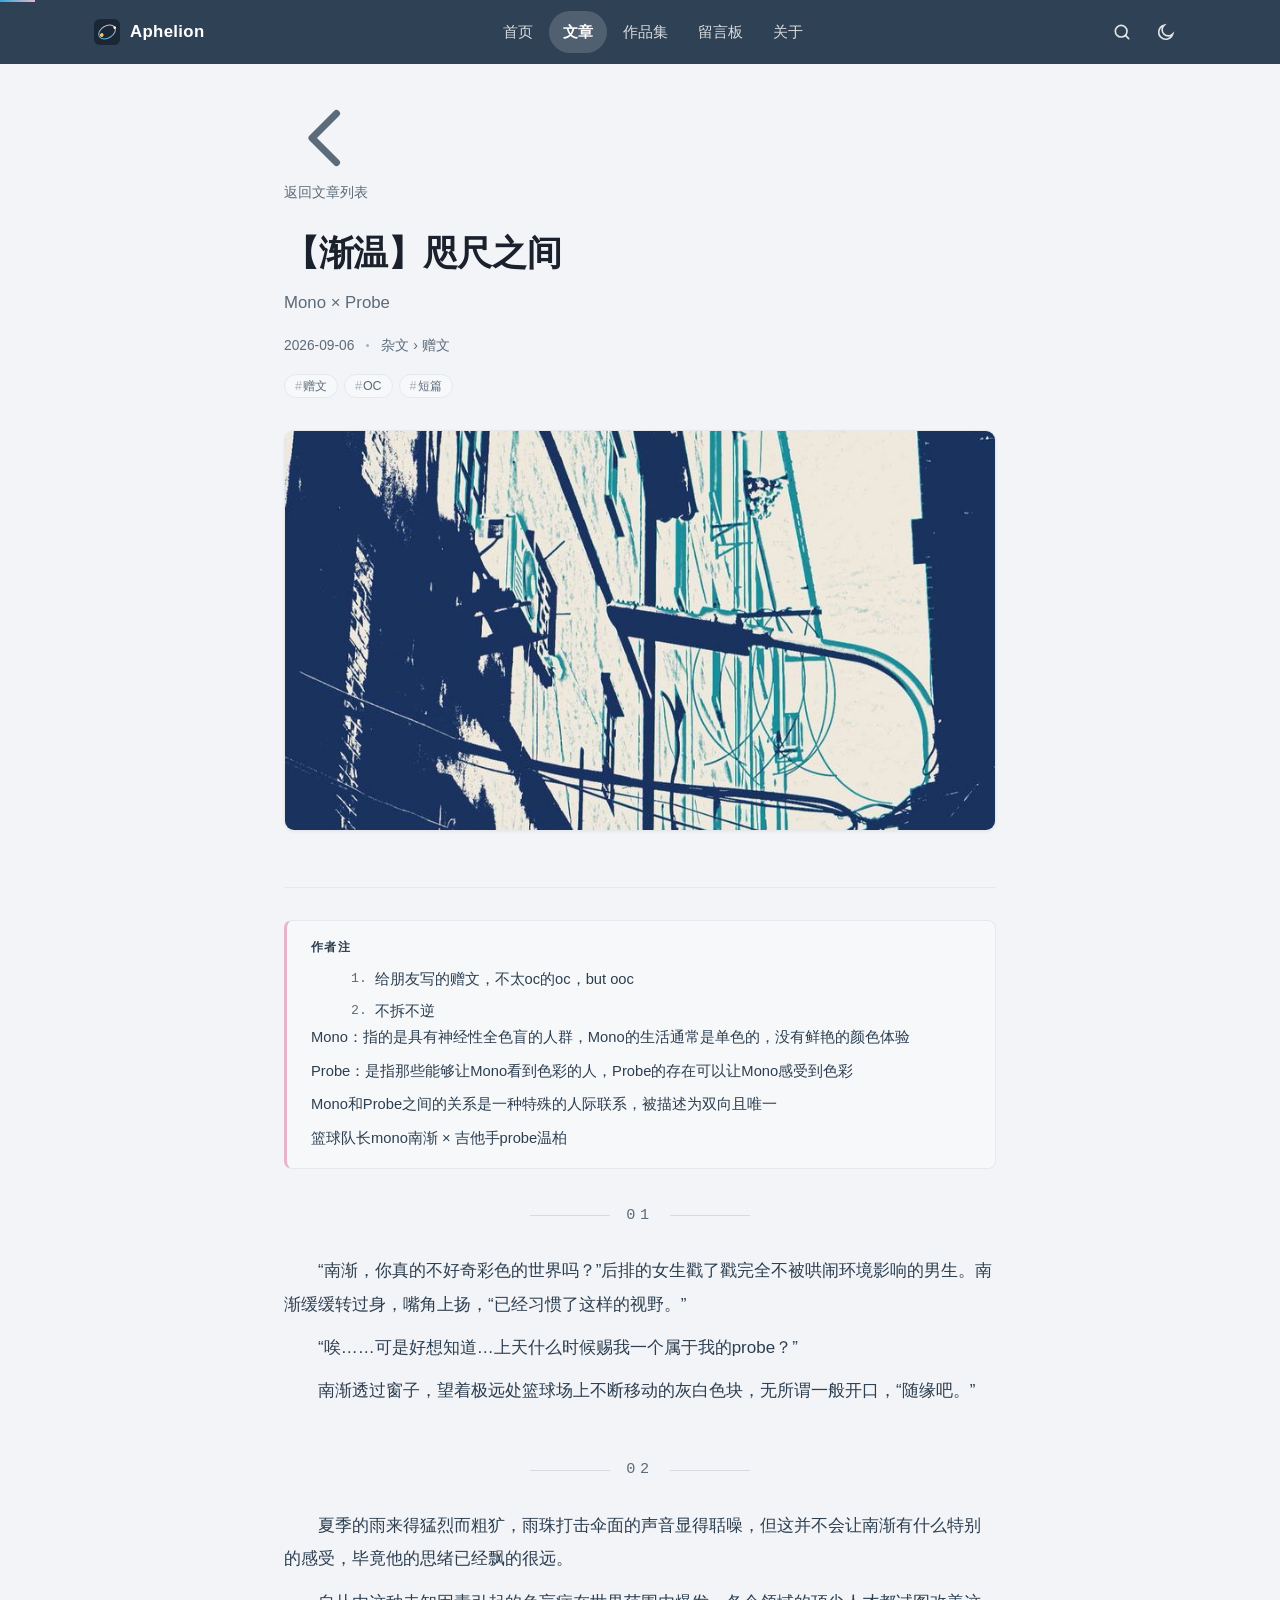
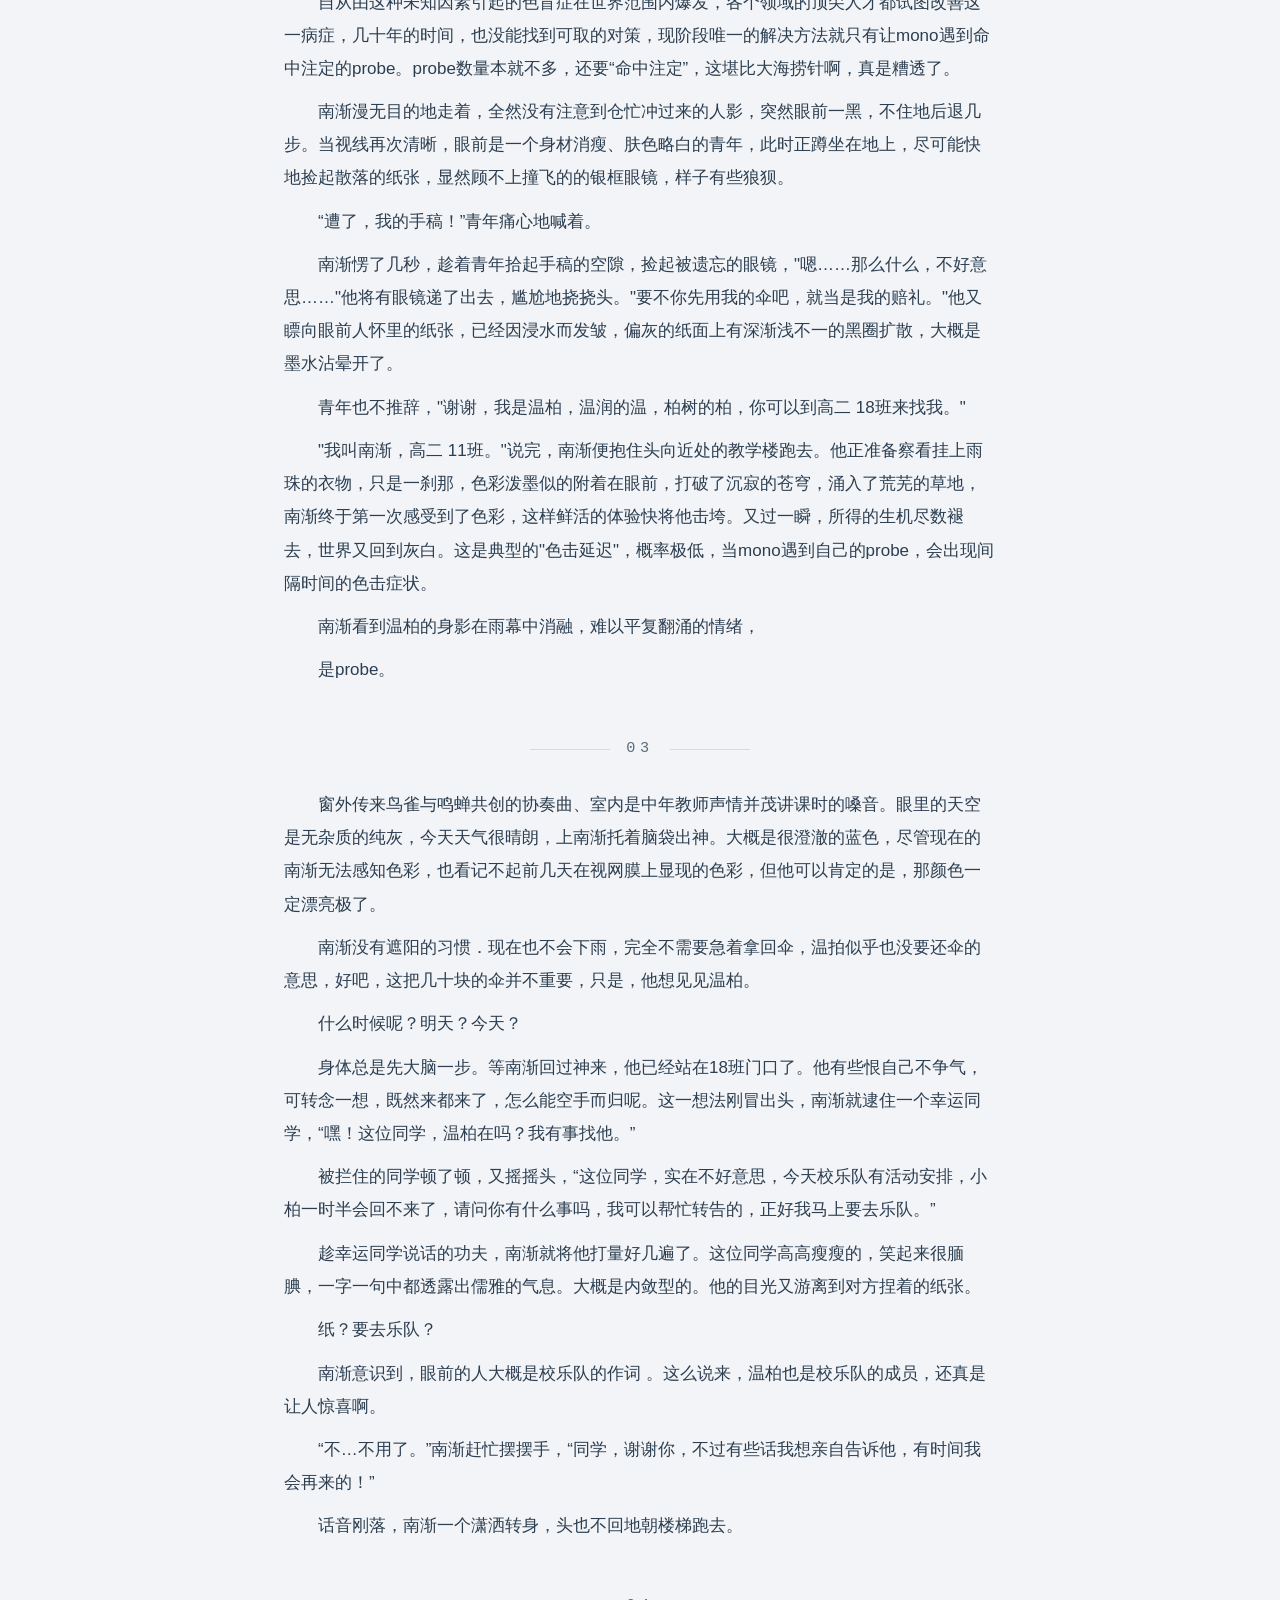
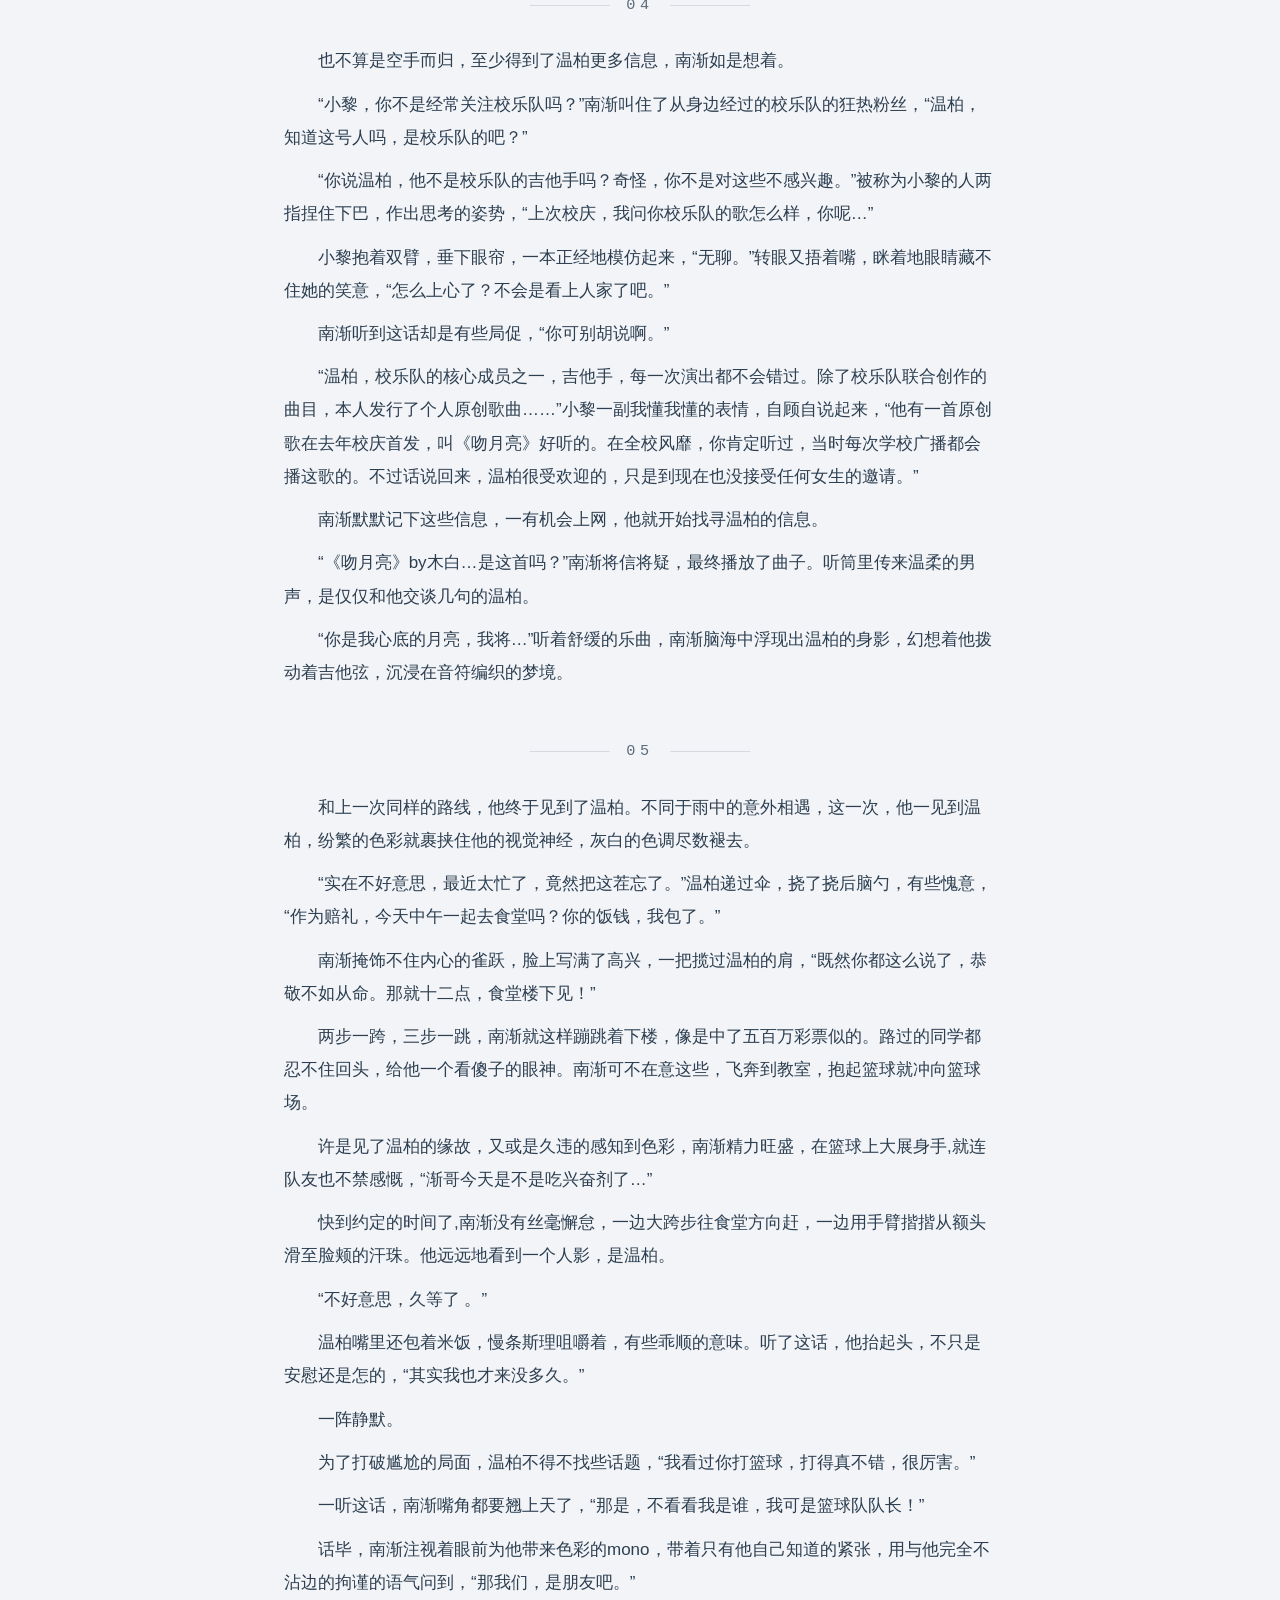
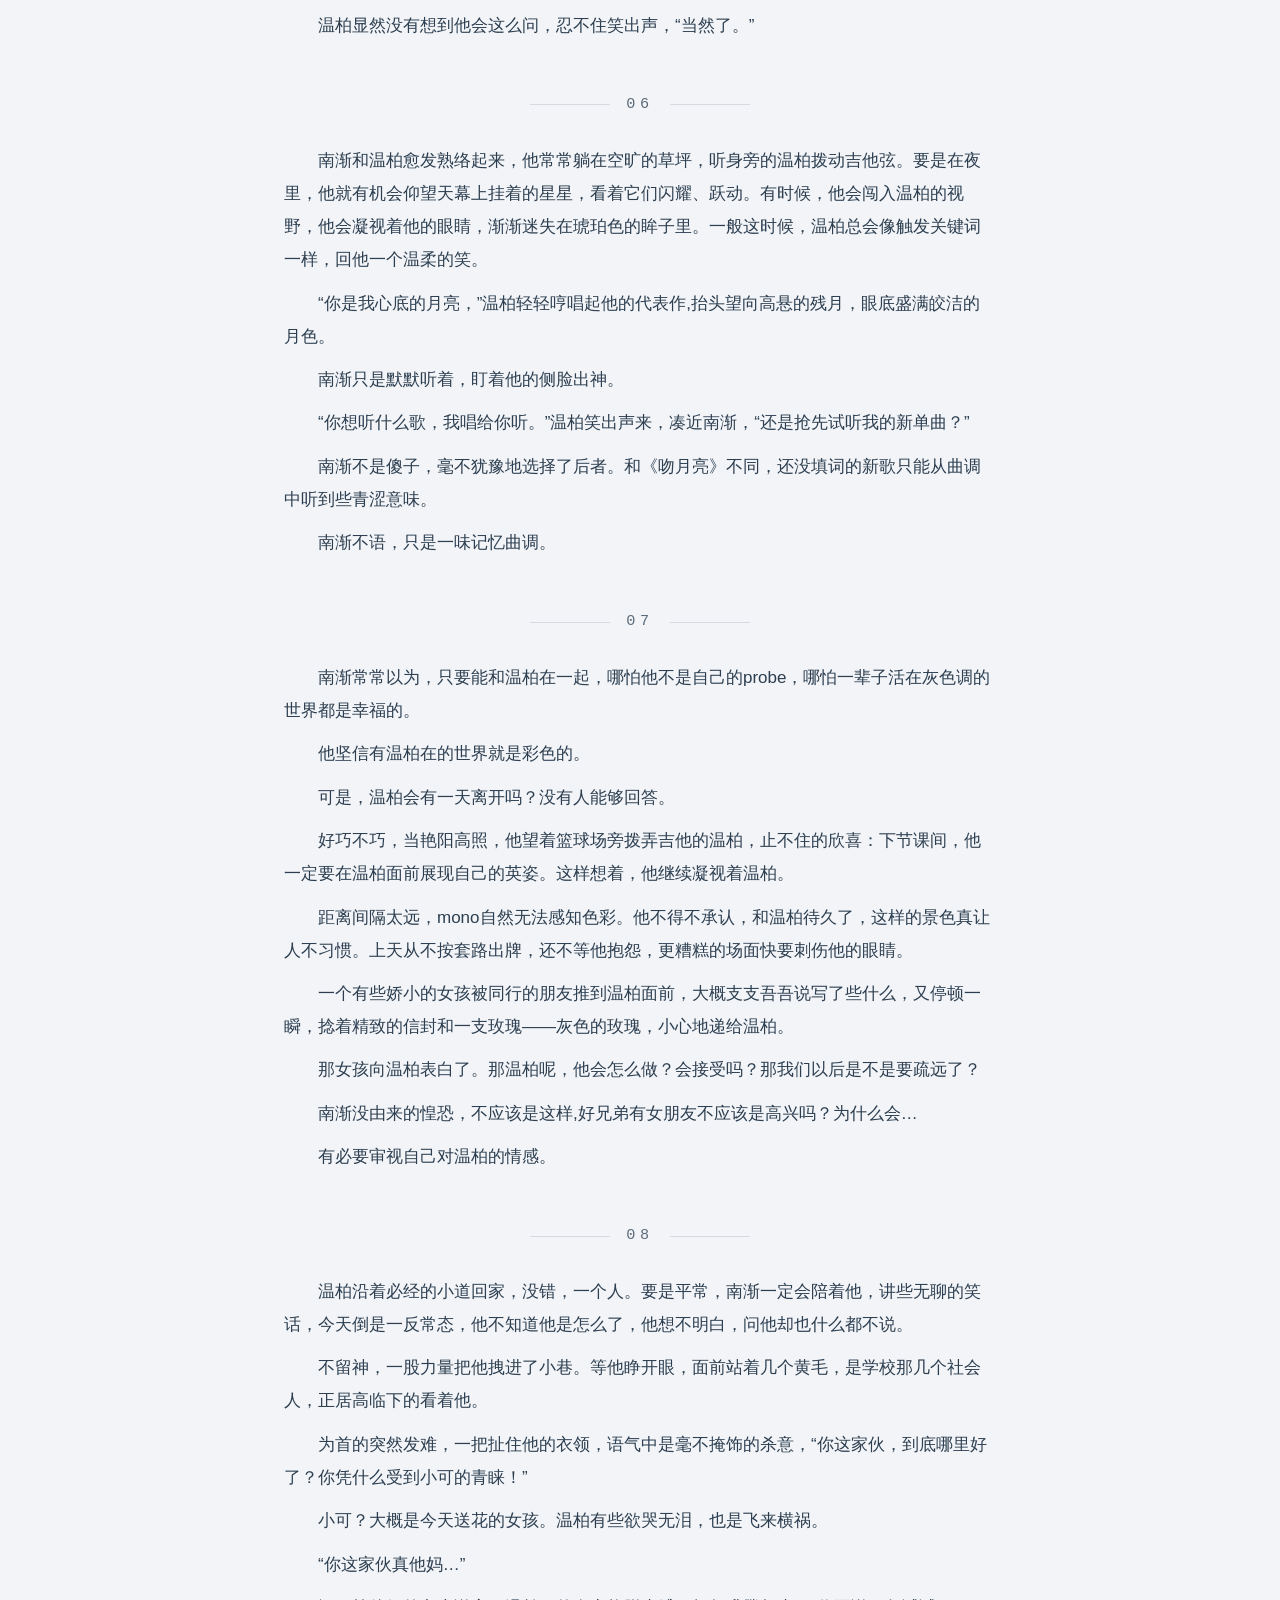
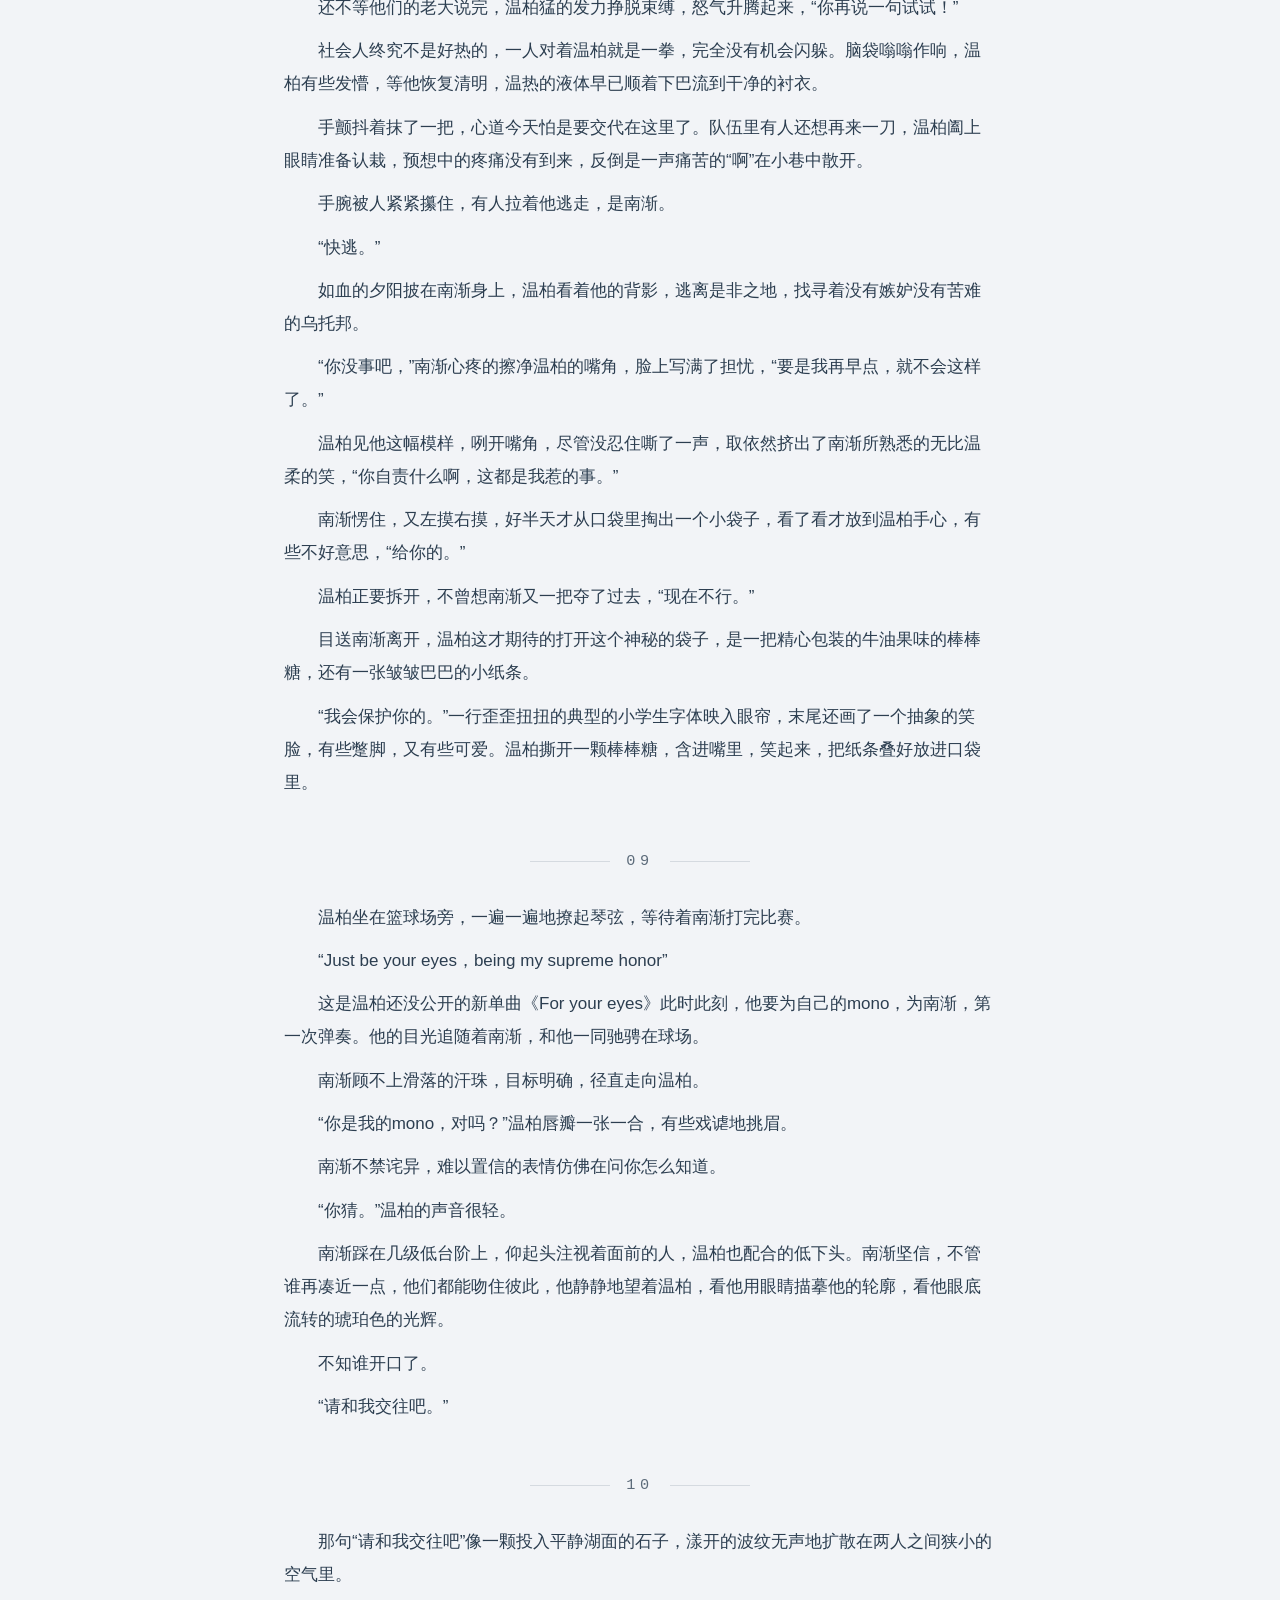
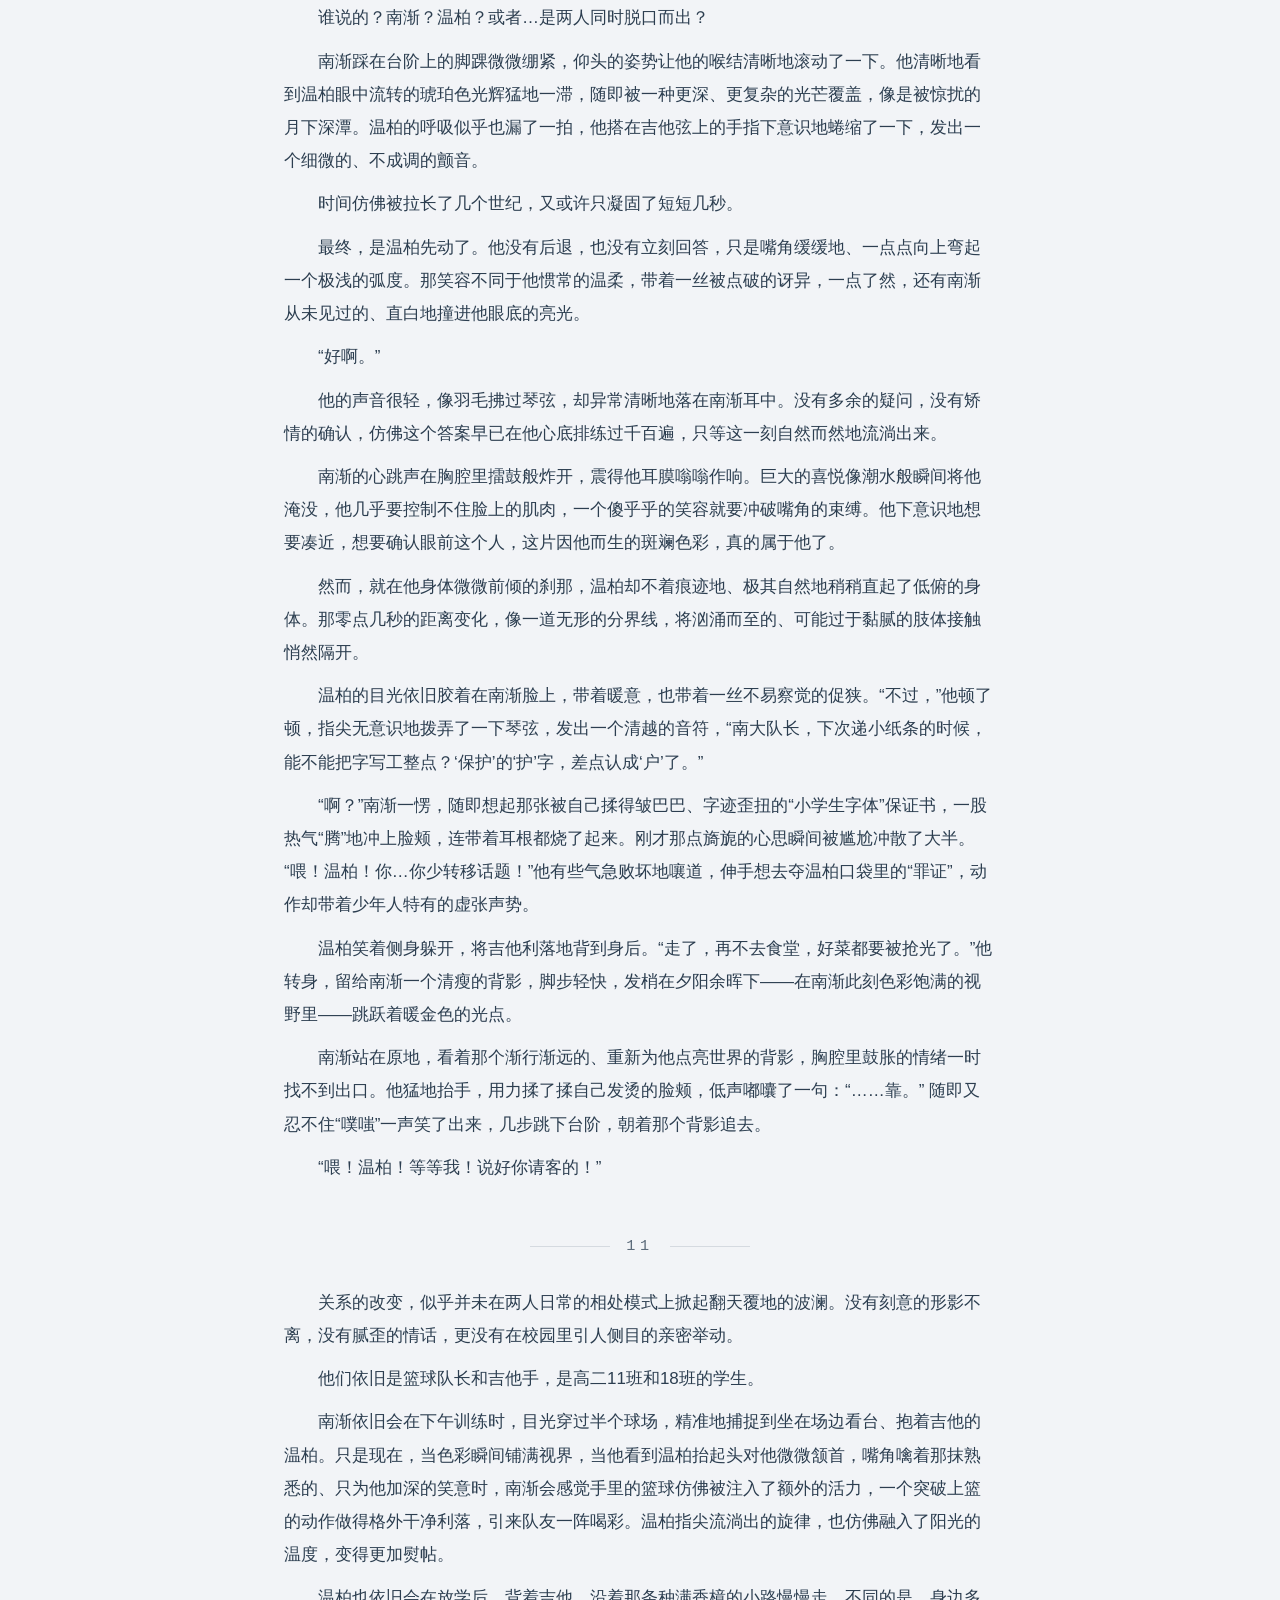
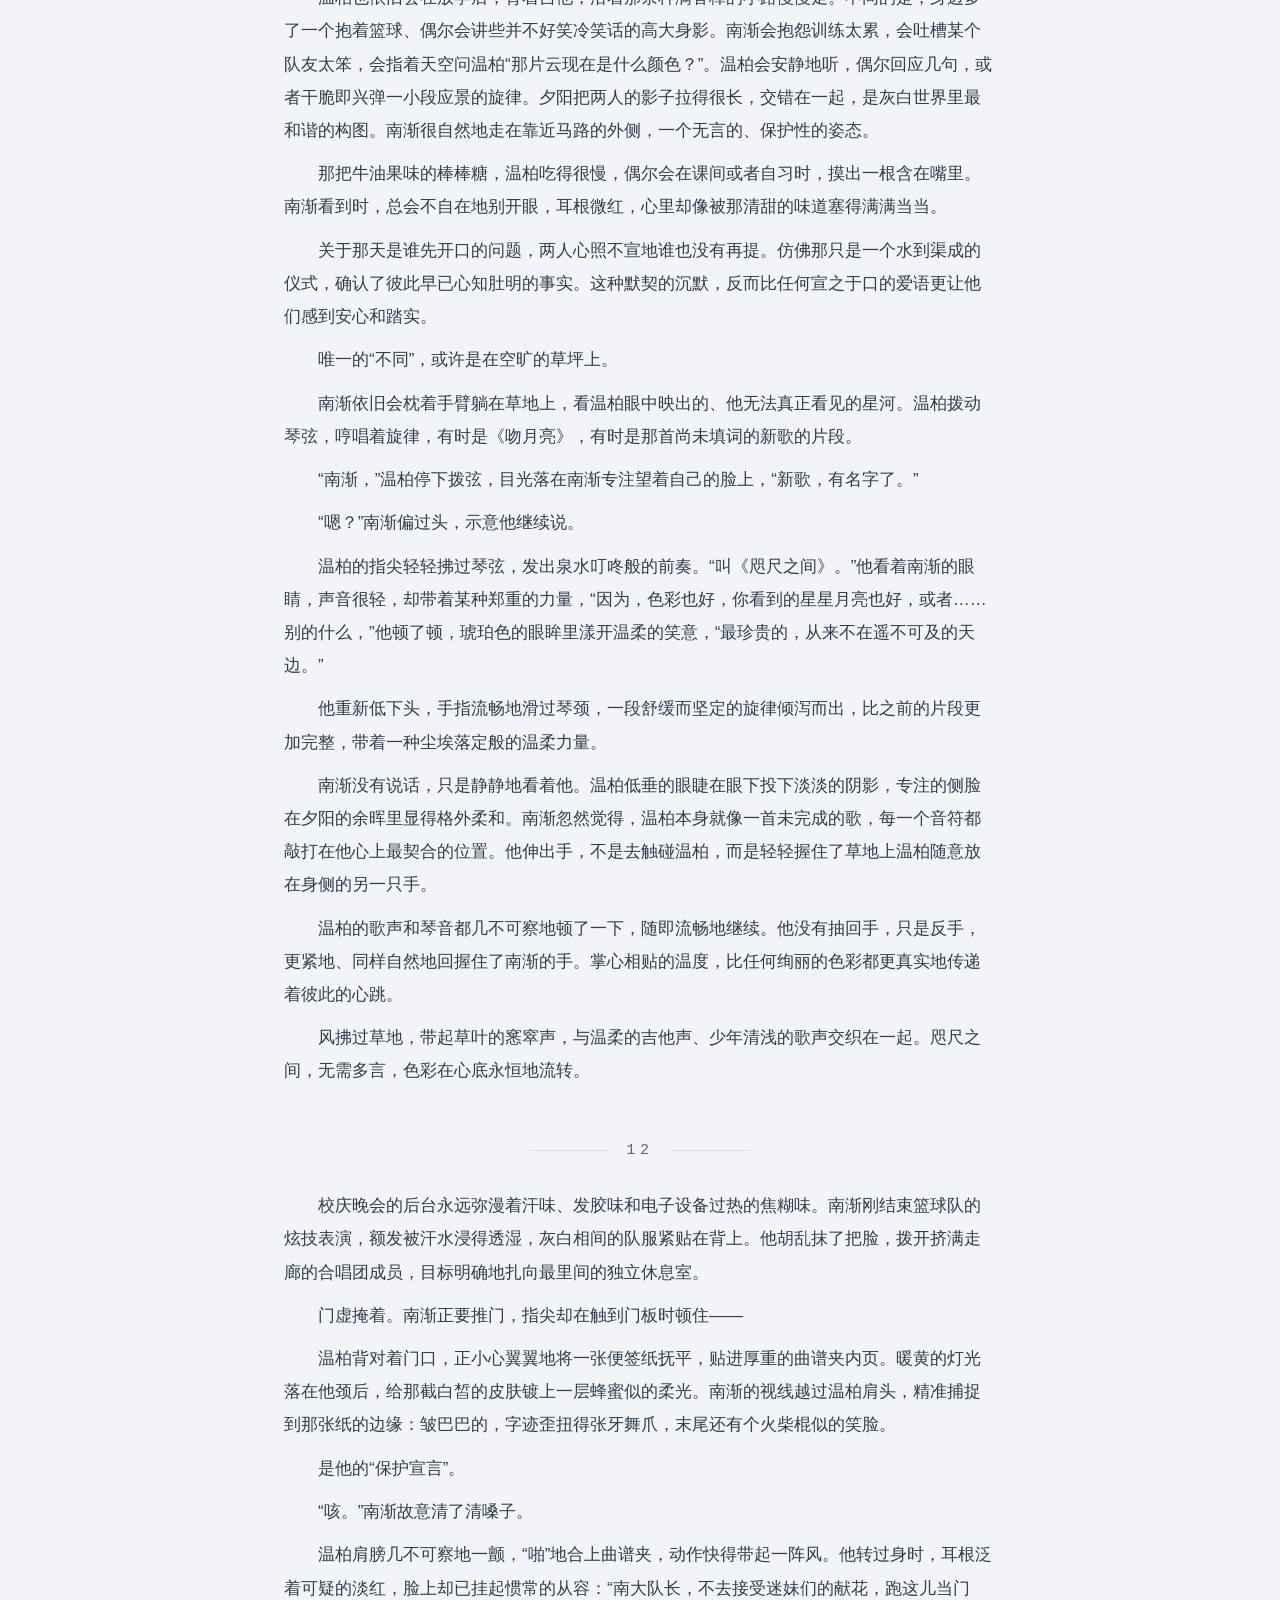
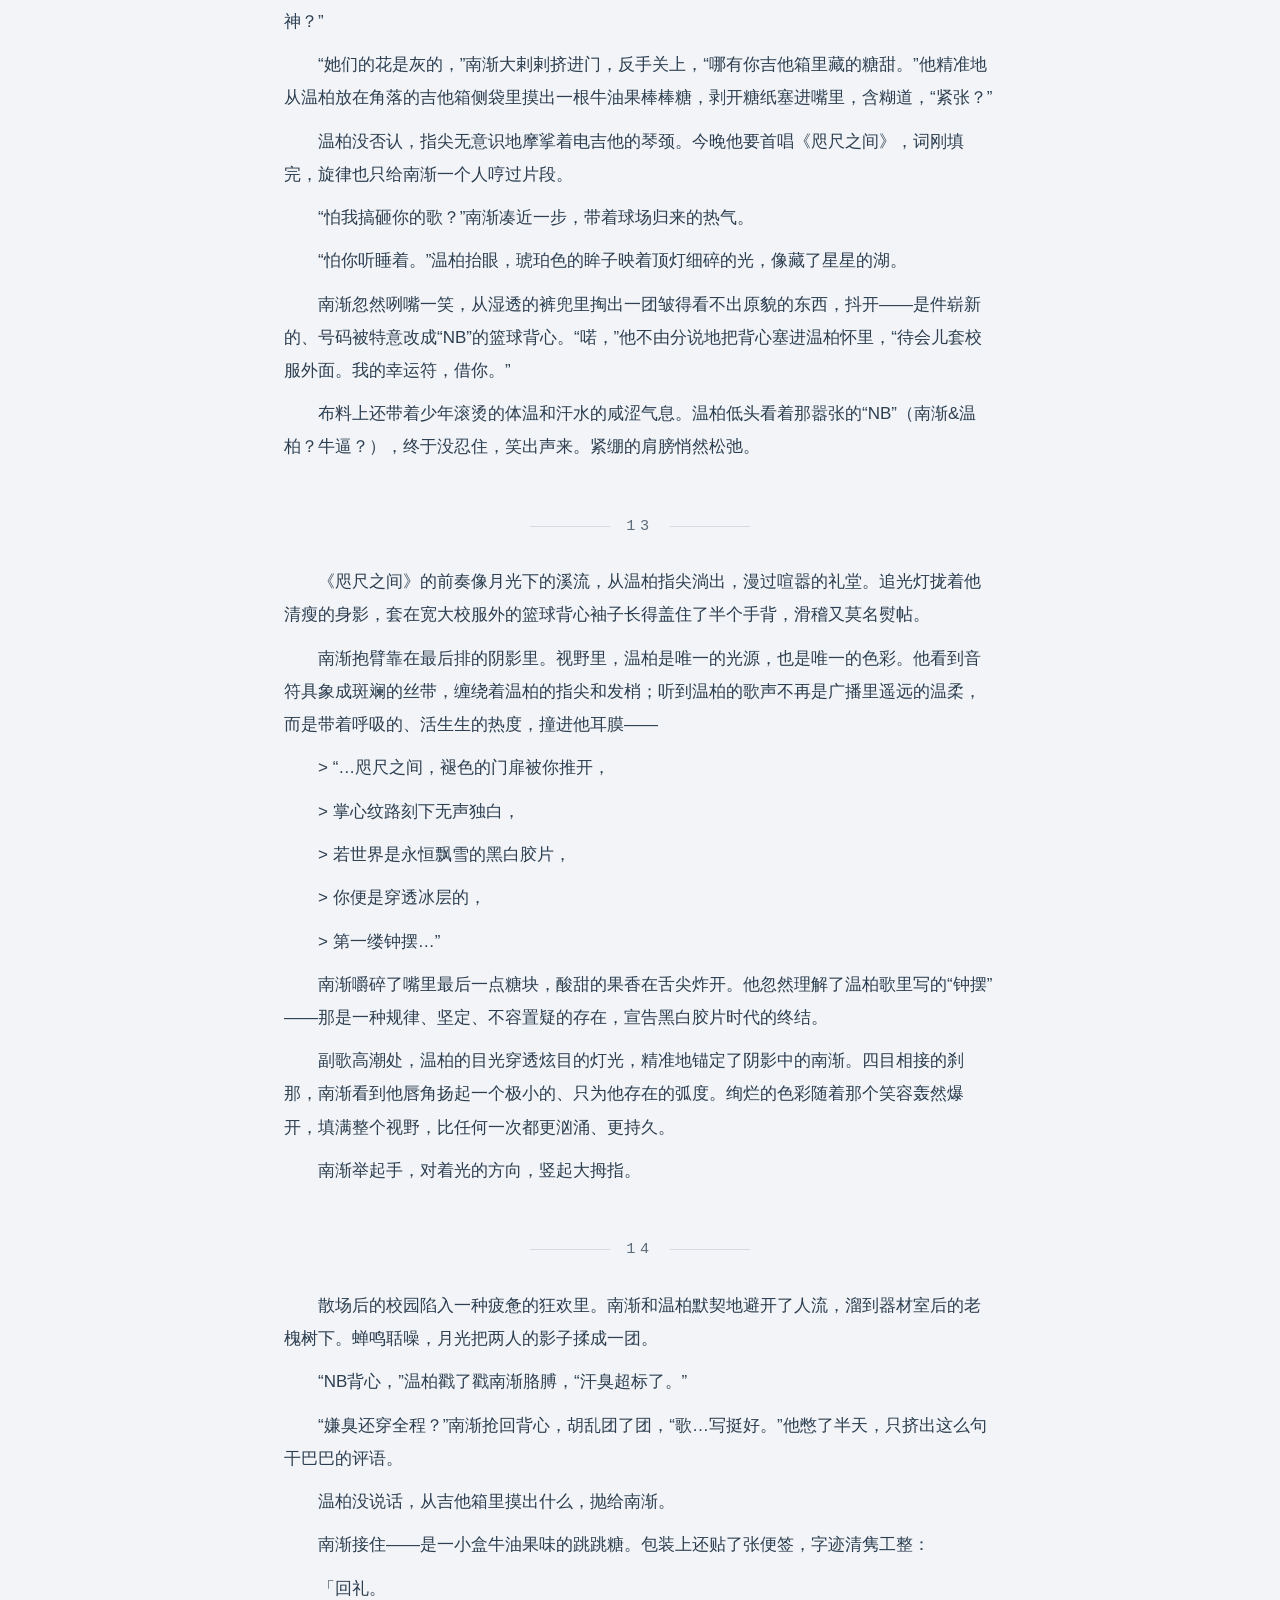
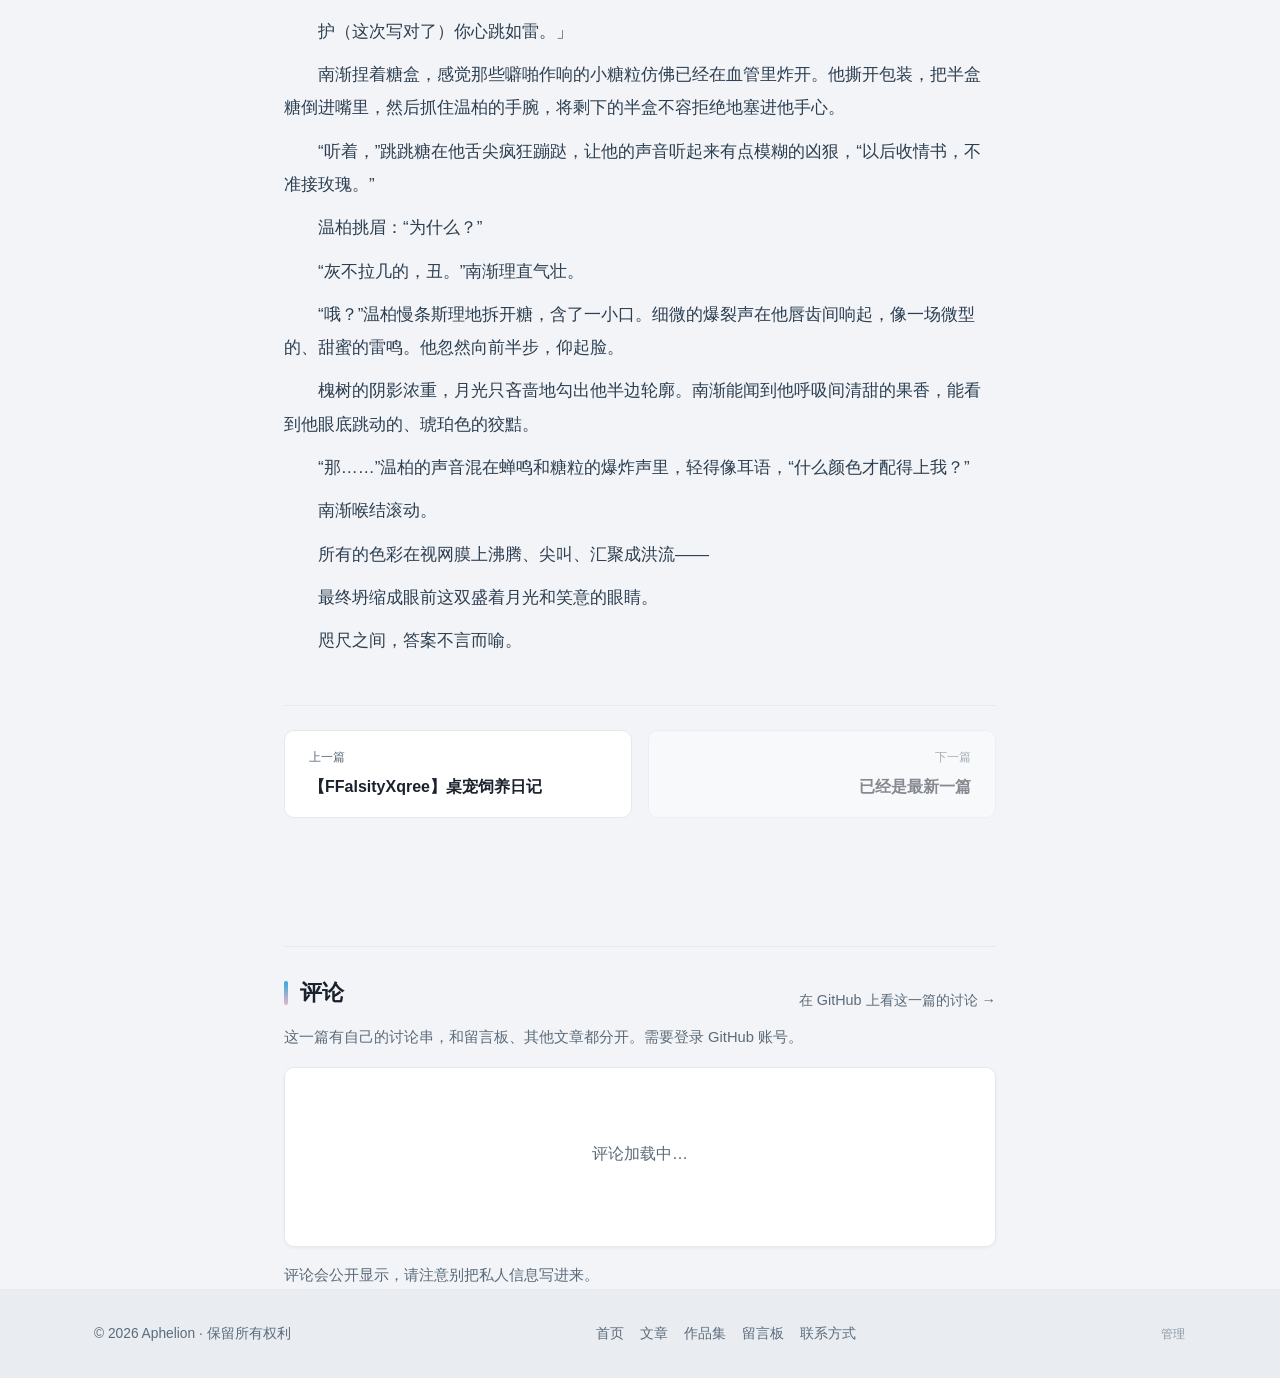
<file: posts/zhi-chi-zhi-jian.html>
<!DOCTYPE html>
<html lang="zh-CN" class="no-js">
<head>
<meta charset="utf-8">
<meta name="viewport" content="width=device-width, initial-scale=1">
<title>【渐温】咫尺之间 · Aphelion</title>
<meta name="description" content="“南渐，你真的不好奇彩色的世界吗？”后排的女生戳了戳完全不被哄闹环境影响的男生。南渐缓缓转过身，嘴角上扬，“已经习惯了这样的视野。”">
<meta name="theme-color" content="#2f4154">
<link rel="canonical" href="https://weimingmingdelight.github.io/posts/zhi-chi-zhi-jian.html">
<link rel="icon" href="../assets/img/favicon.svg" type="image/svg+xml">
<meta property="og:type" content="article">
<meta property="og:site_name" content="Aphelion">
<meta property="og:locale" content="zh_CN">
<meta property="og:title" content="【渐温】咫尺之间 · Aphelion">
<meta property="og:description" content="“南渐，你真的不好奇彩色的世界吗？”后排的女生戳了戳完全不被哄闹环境影响的男生。南渐缓缓转过身，嘴角上扬，“已经习惯了这样的视野。”">
<meta property="og:url" content="https://weimingmingdelight.github.io/posts/zhi-chi-zhi-jian.html">
<meta property="og:image" content="https://weimingmingdelight.github.io/assets/img/covers/zhi-chi-zhi-jian.jpg">
<meta name="twitter:card" content="summary_large_image">
<link rel="stylesheet" href="../assets/css/style.css">

<script>
(function(){
var q=null;try{q=new URLSearchParams(location.search).get('theme');}catch(e){}
var dark=false;
try{
  if(q==='dark'||q==='light'){localStorage.setItem('aphelion-theme',q);}
  var t=localStorage.getItem('aphelion-theme');
  dark=(t==='dark')||(!t&&!!(window.matchMedia&&window.matchMedia('(prefers-color-scheme: dark)').matches));
}catch(e){dark=(q==='dark');}
if(dark){document.documentElement.setAttribute('data-theme','dark');}
document.documentElement.className=document.documentElement.className.replace('no-js','js');
})();
</script>
</head>
<body>
<a class="skip-link" href="#main">跳到主要内容</a>
<header class="nav" id="nav">
  <div class="container nav__inner">
    <a class="nav__brand" href="../index.html">
      <img class="nav__brand-mark" src="../assets/img/favicon.svg" alt="" width="26" height="26">
      <span>Aphelion</span>
    </a>
    <nav class="nav__list" id="nav-list" aria-label="主导航">
        <a class="nav__link" href="../index.html">首页</a>
        <a class="nav__link" href="../blog.html" aria-current="page">文章</a>
        <a class="nav__link" href="../portfolio.html">作品集</a>
        <a class="nav__link" href="../guestbook.html">留言板</a>
        <a class="nav__link" href="../contact.html">关于</a>
    </nav>
    <div class="nav__tools">
      <button class="icon-btn" type="button" data-search-open aria-label="搜索站内文章" title="搜索（Ctrl+K）"><svg viewBox="0 0 24 24" fill="none" stroke="currentColor" stroke-width="2" stroke-linecap="round" aria-hidden="true"><circle cx="11" cy="11" r="7"/><path d="M20 20l-3.6-3.6"/></svg></button>
      <button class="icon-btn theme-toggle" type="button" data-theme-toggle aria-pressed="false" aria-label="切换到暗色主题" title="切换主题"><svg class="icon-sun" viewBox="0 0 24 24" fill="none" stroke="currentColor" stroke-width="2" stroke-linecap="round" aria-hidden="true"><circle cx="12" cy="12" r="4.2"/><path d="M12 2.5v2.2M12 19.3v2.2M2.5 12h2.2M19.3 12h2.2M5.2 5.2l1.6 1.6M17.2 17.2l1.6 1.6M18.8 5.2l-1.6 1.6M6.8 17.2l-1.6 1.6"/></svg><svg class="icon-moon" viewBox="0 0 24 24" fill="none" stroke="currentColor" stroke-width="2" stroke-linecap="round" aria-hidden="true"><path d="M20 14.5A8.5 8.5 0 1 1 9.5 4a7 7 0 0 0 10.5 10.5z"/></svg></button>
      <button class="icon-btn nav__burger" type="button" data-nav-burger aria-expanded="false" aria-label="打开菜单"><svg viewBox="0 0 24 24" fill="none" stroke="currentColor" stroke-width="2" stroke-linecap="round" aria-hidden="true"><path d="M4 7h16M4 12h16M4 17h16"/></svg></button>
    </div>
  </div>
</header>
<div class="read-progress" data-read-progress aria-hidden="true"></div>
<main id="main">
  <div class="container container--narrow">
    <article class="article" data-article>
      <p class="back-link"><a href="../blog.html"><svg viewBox="0 0 24 24" fill="none" stroke="currentColor" stroke-width="2" stroke-linecap="round" stroke-linejoin="round" aria-hidden="true"><path d="M15 5l-7 7 7 7"/></svg><span>返回文章列表</span></a></p>

      <header class="article__head">
        <h1 class="article__title">【渐温】咫尺之间</h1>
        <p class="article__subtitle">Mono × Probe</p>
        <div class="article__meta">
          <span>2026-09-06</span>
          <span class="meta-dot"></span>
          <span>杂文 › 赠文</span>
        </div>
        <div class="tags">
          <span class="tag">赠文</span>
          <span class="tag">OC</span>
          <span class="tag">短篇</span>
        </div>
        <figure class="article__cover">
          <img src="../assets/img/covers/zhi-chi-zhi-jian.jpg" alt="青蓝与米白双色的老街巷，电线与阴影交错" width="800" height="450" decoding="async">
        </figure>
      </header>

      <div class="note-box"><p class="note-box__label">作者注</p><ol>
  <li>给朋友写的赠文，不太oc的oc，but ooc</li>
  <li>不拆不逆</li>
</ol>
<p>Mono：指的是具有神经性全色盲的人群，Mono的生活通常是单色的，没有鲜艳的颜色体验</p>
<p>Probe：是指那些能够让Mono看到色彩的人，Probe的存在可以让Mono感受到色彩</p>
<p>Mono和Probe之间的关系是一种特殊的人际联系，被描述为双向且唯一</p>
<p>篮球队长mono南渐 × 吉他手probe温柏</p>
</div>

      <div class="prose">
<div class="section-mark"><span>01</span></div>
<p>“南渐，你真的不好奇彩色的世界吗？”后排的女生戳了戳完全不被哄闹环境影响的男生。南渐缓缓转过身，嘴角上扬，“已经习惯了这样的视野。”</p>
<p>“唉……可是好想知道…上天什么时候赐我一个属于我的probe？”</p>
<p>南渐透过窗子，望着极远处篮球场上不断移动的灰白色块，无所谓一般开口，“随缘吧。”</p>
<div class="section-mark"><span>02</span></div>
<p>夏季的雨来得猛烈而粗犷，雨珠打击伞面的声音显得聒噪，但这并不会让南渐有什么特别的感受，毕竟他的思绪已经飘的很远。</p>
<p>自从由这种未知因素引起的色盲症在世界范围内爆发，各个领域的顶尖人才都试图改善这一病症，几十年的时间，也没能找到可取的对策，现阶段唯一的解决方法就只有让mono遇到命中注定的probe。probe数量本就不多，还要“命中注定”，这堪比大海捞针啊，真是糟透了。</p>
<p>南渐漫无目的地走着，全然没有注意到仓忙冲过来的人影，突然眼前一黑，不住地后退几步。当视线再次清晰，眼前是一个身材消瘦、肤色略白的青年，此时正蹲坐在地上，尽可能快地捡起散落的纸张，显然顾不上撞飞的的银框眼镜，样子有些狼狈。</p>
<p>“遭了，我的手稿！”青年痛心地喊着。</p>
<p>南渐愣了几秒，趁着青年拾起手稿的空隙，捡起被遗忘的眼镜，&quot;嗯……那么什么，不好意思……&quot;他将有眼镜递了出去，尴尬地挠挠头。&quot;要不你先用我的伞吧，就当是我的赔礼。&quot;他又瞟向眼前人怀里的纸张，已经因浸水而发皱，偏灰的纸面上有深渐浅不一的黑圈扩散，大概是墨水沾晕开了。</p>
<p>青年也不推辞，&quot;谢谢，我是温柏，温润的温，柏树的柏，你可以到高二 18班来找我。&quot;</p>
<p>&quot;我叫南渐，高二 11班。&quot;说完，南渐便抱住头向近处的教学楼跑去。他正准备察看挂上雨珠的衣物，只是一刹那，色彩泼墨似的附着在眼前，打破了沉寂的苍穹，涌入了荒芜的草地，南渐终于第一次感受到了色彩，这样鲜活的体验快将他击垮。又过一瞬，所得的生机尽数褪去，世界又回到灰白。这是典型的&quot;色击延迟&quot;，概率极低，当mono遇到自己的probe，会出现间隔时间的色击症状。</p>
<p>南渐看到温柏的身影在雨幕中消融，难以平复翻涌的情绪，</p>
<p>是probe。</p>
<div class="section-mark"><span>03</span></div>
<p>窗外传来鸟雀与鸣蝉共创的协奏曲、室内是中年教师声情并茂讲课时的嗓音。眼里的天空是无杂质的纯灰，今天天气很晴朗，上南渐托着脑袋出神。大概是很澄澈的蓝色，尽管现在的南渐无法感知色彩，也看记不起前几天在视网膜上显现的色彩，但他可以肯定的是，那颜色一定漂亮极了。</p>
<p>南渐没有遮阳的习惯．现在也不会下雨，完全不需要急着拿回伞，温拍似乎也没要还伞的意思，好吧，这把几十块的伞并不重要，只是，他想见见温柏。</p>
<p>什么时候呢？明天？今天？</p>
<p>身体总是先大脑一步。等南渐回过神来，他已经站在18班门口了。他有些恨自己不争气，可转念一想，既然来都来了，怎么能空手而归呢。这一想法刚冒出头，南渐就逮住一个幸运同学，“嘿！这位同学，温柏在吗？我有事找他。”</p>
<p>被拦住的同学顿了顿，又摇摇头，“这位同学，实在不好意思，今天校乐队有活动安排，小柏一时半会回不来了，请问你有什么事吗，我可以帮忙转告的，正好我马上要去乐队。”</p>
<p>趁幸运同学说话的功夫，南渐就将他打量好几遍了。这位同学高高瘦瘦的，笑起来很腼腆，一字一句中都透露出儒雅的气息。大概是内敛型的。他的目光又游离到对方捏着的纸张。</p>
<p>纸？要去乐队？</p>
<p>南渐意识到，眼前的人大概是校乐队的作词 。这么说来，温柏也是校乐队的成员，还真是让人惊喜啊。</p>
<p>“不…不用了。”南渐赶忙摆摆手，“同学，谢谢你，不过有些话我想亲自告诉他，有时间我会再来的！”</p>
<p>话音刚落，南渐一个潇洒转身，头也不回地朝楼梯跑去。</p>
<div class="section-mark"><span>04</span></div>
<p>也不算是空手而归，至少得到了温柏更多信息，南渐如是想着。</p>
<p>“小黎，你不是经常关注校乐队吗？”南渐叫住了从身边经过的校乐队的狂热粉丝，“温柏，知道这号人吗，是校乐队的吧？”</p>
<p>“你说温柏，他不是校乐队的吉他手吗？奇怪，你不是对这些不感兴趣。”被称为小黎的人两指捏住下巴，作出思考的姿势，“上次校庆，我问你校乐队的歌怎么样，你呢…”</p>
<p>小黎抱着双臂，垂下眼帘，一本正经地模仿起来，“无聊。”转眼又捂着嘴，眯着地眼睛藏不住她的笑意，“怎么上心了？不会是看上人家了吧。”</p>
<p>南渐听到这话却是有些局促，“你可别胡说啊。”</p>
<p>“温柏，校乐队的核心成员之一，吉他手，每一次演出都不会错过。除了校乐队联合创作的曲目，本人发行了个人原创歌曲……”小黎一副我懂我懂的表情，自顾自说起来，“他有一首原创歌在去年校庆首发，叫《吻月亮》好听的。在全校风靡，你肯定听过，当时每次学校广播都会播这歌的。不过话说回来，温柏很受欢迎的，只是到现在也没接受任何女生的邀请。”</p>
<p>南渐默默记下这些信息，一有机会上网，他就开始找寻温柏的信息。</p>
<p>“《吻月亮》by木白…是这首吗？”南渐将信将疑，最终播放了曲子。听筒里传来温柔的男声，是仅仅和他交谈几句的温柏。</p>
<p>“你是我心底的月亮，我将…”听着舒缓的乐曲，南渐脑海中浮现出温柏的身影，幻想着他拨动着吉他弦，沉浸在音符编织的梦境。</p>
<div class="section-mark"><span>05</span></div>
<p>和上一次同样的路线，他终于见到了温柏。不同于雨中的意外相遇，这一次，他一见到温柏，纷繁的色彩就裹挟住他的视觉神经，灰白的色调尽数褪去。</p>
<p>“实在不好意思，最近太忙了，竟然把这茬忘了。”温柏递过伞，挠了挠后脑勺，有些愧意，“作为赔礼，今天中午一起去食堂吗？你的饭钱，我包了。”</p>
<p>南渐掩饰不住内心的雀跃，脸上写满了高兴，一把揽过温柏的肩，“既然你都这么说了，恭敬不如从命。那就十二点，食堂楼下见！”</p>
<p>两步一跨，三步一跳，南渐就这样蹦跳着下楼，像是中了五百万彩票似的。路过的同学都忍不住回头，给他一个看傻子的眼神。南渐可不在意这些，飞奔到教室，抱起篮球就冲向篮球场。</p>
<p>许是见了温柏的缘故，又或是久违的感知到色彩，南渐精力旺盛，在篮球上大展身手,就连队友也不禁感慨，“渐哥今天是不是吃兴奋剂了…”</p>
<p>快到约定的时间了,南渐没有丝毫懈怠，一边大跨步往食堂方向赶，一边用手臂揩揩从额头滑至脸颊的汗珠。他远远地看到一个人影，是温柏。</p>
<p>“不好意思，久等了 。”</p>
<p>温柏嘴里还包着米饭，慢条斯理咀嚼着，有些乖顺的意味。听了这话，他抬起头，不只是安慰还是怎的，“其实我也才来没多久。”</p>
<p>一阵静默。</p>
<p>为了打破尴尬的局面，温柏不得不找些话题，“我看过你打篮球，打得真不错，很厉害。”</p>
<p>一听这话，南渐嘴角都要翘上天了，“那是，不看看我是谁，我可是篮球队队长！”</p>
<p>话毕，南渐注视着眼前为他带来色彩的mono，带着只有他自己知道的紧张，用与他完全不沾边的拘谨的语气问到，“那我们，是朋友吧。”</p>
<p>温柏显然没有想到他会这么问，忍不住笑出声，“当然了。”</p>
<div class="section-mark"><span>06</span></div>
<p>南渐和温柏愈发熟络起来，他常常躺在空旷的草坪，听身旁的温柏拨动吉他弦。要是在夜里，他就有机会仰望天幕上挂着的星星，看着它们闪耀、跃动。有时候，他会闯入温柏的视野，他会凝视着他的眼睛，渐渐迷失在琥珀色的眸子里。一般这时候，温柏总会像触发关键词一样，回他一个温柔的笑。</p>
<p>“你是我心底的月亮，”温柏轻轻哼唱起他的代表作,抬头望向高悬的残月，眼底盛满皎洁的月色。</p>
<p>南渐只是默默听着，盯着他的侧脸出神。</p>
<p>“你想听什么歌，我唱给你听。”温柏笑出声来，凑近南渐，“还是抢先试听我的新单曲？”</p>
<p>南渐不是傻子，毫不犹豫地选择了后者。和《吻月亮》不同，还没填词的新歌只能从曲调中听到些青涩意味。</p>
<p>南渐不语，只是一味记忆曲调。</p>
<div class="section-mark"><span>07</span></div>
<p>南渐常常以为，只要能和温柏在一起，哪怕他不是自己的probe，哪怕一辈子活在灰色调的世界都是幸福的。</p>
<p>他坚信有温柏在的世界就是彩色的。</p>
<p>可是，温柏会有一天离开吗？没有人能够回答。</p>
<p>好巧不巧，当艳阳高照，他望着篮球场旁拨弄吉他的温柏，止不住的欣喜：下节课间，他一定要在温柏面前展现自己的英姿。这样想着，他继续凝视着温柏。</p>
<p>距离间隔太远，mono自然无法感知色彩。他不得不承认，和温柏待久了，这样的景色真让人不习惯。上天从不按套路出牌，还不等他抱怨，更糟糕的场面快要刺伤他的眼睛。</p>
<p>一个有些娇小的女孩被同行的朋友推到温柏面前，大概支支吾吾说写了些什么，又停顿一瞬，捻着精致的信封和一支玫瑰——灰色的玫瑰，小心地递给温柏。</p>
<p>那女孩向温柏表白了。那温柏呢，他会怎么做？会接受吗？那我们以后是不是要疏远了？</p>
<p>南渐没由来的惶恐，不应该是这样,好兄弟有女朋友不应该是高兴吗？为什么会…</p>
<p>有必要审视自己对温柏的情感。</p>
<div class="section-mark"><span>08</span></div>
<p>温柏沿着必经的小道回家，没错，一个人。要是平常，南渐一定会陪着他，讲些无聊的笑话，今天倒是一反常态，他不知道他是怎么了，他想不明白，问他却也什么都不说。</p>
<p>不留神，一股力量把他拽进了小巷。等他睁开眼，面前站着几个黄毛，是学校那几个社会人，正居高临下的看着他。</p>
<p>为首的突然发难，一把扯住他的衣领，语气中是毫不掩饰的杀意，“你这家伙，到底哪里好了？你凭什么受到小可的青睐！”</p>
<p>小可？大概是今天送花的女孩。温柏有些欲哭无泪，也是飞来横祸。</p>
<p>“你这家伙真他妈…”</p>
<p>还不等他们的老大说完，温柏猛的发力挣脱束缚，怒气升腾起来，“你再说一句试试！”</p>
<p>社会人终究不是好热的，一人对着温柏就是一拳，完全没有机会闪躲。脑袋嗡嗡作响，温柏有些发懵，等他恢复清明，温热的液体早已顺着下巴流到干净的衬衣。</p>
<p>手颤抖着抹了一把，心道今天怕是要交代在这里了。队伍里有人还想再来一刀，温柏阖上眼睛准备认栽，预想中的疼痛没有到来，反倒是一声痛苦的“啊”在小巷中散开。</p>
<p>手腕被人紧紧攥住，有人拉着他逃走，是南渐。</p>
<p>“快逃。”</p>
<p>如血的夕阳披在南渐身上，温柏看着他的背影，逃离是非之地，找寻着没有嫉妒没有苦难的乌托邦。</p>
<p>“你没事吧，”南渐心疼的擦净温柏的嘴角，脸上写满了担忧，“要是我再早点，就不会这样了。”</p>
<p>温柏见他这幅模样，咧开嘴角，尽管没忍住嘶了一声，取依然挤出了南渐所熟悉的无比温柔的笑，“你自责什么啊，这都是我惹的事。”</p>
<p>南渐愣住，又左摸右摸，好半天才从口袋里掏出一个小袋子，看了看才放到温柏手心，有些不好意思，“给你的。”</p>
<p>温柏正要拆开，不曾想南渐又一把夺了过去，“现在不行。”</p>
<p>目送南渐离开，温柏这才期待的打开这个神秘的袋子，是一把精心包装的牛油果味的棒棒糖，还有一张皱皱巴巴的小纸条。</p>
<p>“我会保护你的。”一行歪歪扭扭的典型的小学生字体映入眼帘，末尾还画了一个抽象的笑脸，有些蹩脚，又有些可爱。温柏撕开一颗棒棒糖，含进嘴里，笑起来，把纸条叠好放进口袋里。</p>
<div class="section-mark"><span>09</span></div>
<p>温柏坐在篮球场旁，一遍一遍地撩起琴弦，等待着南渐打完比赛。</p>
<p>“Just be your eyes，being my supreme honor”</p>
<p>这是温柏还没公开的新单曲《For your eyes》此时此刻，他要为自己的mono，为南渐，第一次弹奏。他的目光追随着南渐，和他一同驰骋在球场。</p>
<p>南渐顾不上滑落的汗珠，目标明确，径直走向温柏。</p>
<p>“你是我的mono，对吗？”温柏唇瓣一张一合，有些戏谑地挑眉。</p>
<p>南渐不禁诧异，难以置信的表情仿佛在问你怎么知道。</p>
<p>“你猜。”温柏的声音很轻。</p>
<p>南渐踩在几级低台阶上，仰起头注视着面前的人，温柏也配合的低下头。南渐坚信，不管谁再凑近一点，他们都能吻住彼此，他静静地望着温柏，看他用眼睛描摹他的轮廓，看他眼底流转的琥珀色的光辉。</p>
<p>不知谁开口了。</p>
<p>“请和我交往吧。”</p>
<div class="section-mark"><span>10</span></div>
<p>那句“请和我交往吧”像一颗投入平静湖面的石子，漾开的波纹无声地扩散在两人之间狭小的空气里。</p>
<p>谁说的？南渐？温柏？或者…是两人同时脱口而出？</p>
<p>南渐踩在台阶上的脚踝微微绷紧，仰头的姿势让他的喉结清晰地滚动了一下。他清晰地看到温柏眼中流转的琥珀色光辉猛地一滞，随即被一种更深、更复杂的光芒覆盖，像是被惊扰的月下深潭。温柏的呼吸似乎也漏了一拍，他搭在吉他弦上的手指下意识地蜷缩了一下，发出一个细微的、不成调的颤音。</p>
<p>时间仿佛被拉长了几个世纪，又或许只凝固了短短几秒。</p>
<p>最终，是温柏先动了。他没有后退，也没有立刻回答，只是嘴角缓缓地、一点点向上弯起一个极浅的弧度。那笑容不同于他惯常的温柔，带着一丝被点破的讶异，一点了然，还有南渐从未见过的、直白地撞进他眼底的亮光。</p>
<p>“好啊。”</p>
<p>他的声音很轻，像羽毛拂过琴弦，却异常清晰地落在南渐耳中。没有多余的疑问，没有矫情的确认，仿佛这个答案早已在他心底排练过千百遍，只等这一刻自然而然地流淌出来。</p>
<p>南渐的心跳声在胸腔里擂鼓般炸开，震得他耳膜嗡嗡作响。巨大的喜悦像潮水般瞬间将他淹没，他几乎要控制不住脸上的肌肉，一个傻乎乎的笑容就要冲破嘴角的束缚。他下意识地想要凑近，想要确认眼前这个人，这片因他而生的斑斓色彩，真的属于他了。</p>
<p>然而，就在他身体微微前倾的刹那，温柏却不着痕迹地、极其自然地稍稍直起了低俯的身体。那零点几秒的距离变化，像一道无形的分界线，将汹涌而至的、可能过于黏腻的肢体接触悄然隔开。</p>
<p>温柏的目光依旧胶着在南渐脸上，带着暖意，也带着一丝不易察觉的促狭。“不过，”他顿了顿，指尖无意识地拨弄了一下琴弦，发出一个清越的音符，“南大队长，下次递小纸条的时候，能不能把字写工整点？‘保护’的‘护’字，差点认成‘户’了。”</p>
<p>“啊？”南渐一愣，随即想起那张被自己揉得皱巴巴、字迹歪扭的“小学生字体”保证书，一股热气“腾”地冲上脸颊，连带着耳根都烧了起来。刚才那点旖旎的心思瞬间被尴尬冲散了大半。“喂！温柏！你…你少转移话题！”他有些气急败坏地嚷道，伸手想去夺温柏口袋里的“罪证”，动作却带着少年人特有的虚张声势。</p>
<p>温柏笑着侧身躲开，将吉他利落地背到身后。“走了，再不去食堂，好菜都要被抢光了。”他转身，留给南渐一个清瘦的背影，脚步轻快，发梢在夕阳余晖下——在南渐此刻色彩饱满的视野里——跳跃着暖金色的光点。</p>
<p>南渐站在原地，看着那个渐行渐远的、重新为他点亮世界的背影，胸腔里鼓胀的情绪一时找不到出口。他猛地抬手，用力揉了揉自己发烫的脸颊，低声嘟囔了一句：“……靠。” 随即又忍不住“噗嗤”一声笑了出来，几步跳下台阶，朝着那个背影追去。</p>
<p>“喂！温柏！等等我！说好你请客的！”</p>
<div class="section-mark"><span>11</span></div>
<p>关系的改变，似乎并未在两人日常的相处模式上掀起翻天覆地的波澜。没有刻意的形影不离，没有腻歪的情话，更没有在校园里引人侧目的亲密举动。</p>
<p>他们依旧是篮球队长和吉他手，是高二11班和18班的学生。</p>
<p>南渐依旧会在下午训练时，目光穿过半个球场，精准地捕捉到坐在场边看台、抱着吉他的温柏。只是现在，当色彩瞬间铺满视界，当他看到温柏抬起头对他微微颔首，嘴角噙着那抹熟悉的、只为他加深的笑意时，南渐会感觉手里的篮球仿佛被注入了额外的活力，一个突破上篮的动作做得格外干净利落，引来队友一阵喝彩。温柏指尖流淌出的旋律，也仿佛融入了阳光的温度，变得更加熨帖。</p>
<p>温柏也依旧会在放学后，背着吉他，沿着那条种满香樟的小路慢慢走。不同的是，身边多了一个抱着篮球、偶尔会讲些并不好笑冷笑话的高大身影。南渐会抱怨训练太累，会吐槽某个队友太笨，会指着天空问温柏“那片云现在是什么颜色？”。温柏会安静地听，偶尔回应几句，或者干脆即兴弹一小段应景的旋律。夕阳把两人的影子拉得很长，交错在一起，是灰白世界里最和谐的构图。南渐很自然地走在靠近马路的外侧，一个无言的、保护性的姿态。</p>
<p>那把牛油果味的棒棒糖，温柏吃得很慢，偶尔会在课间或者自习时，摸出一根含在嘴里。南渐看到时，总会不自在地别开眼，耳根微红，心里却像被那清甜的味道塞得满满当当。</p>
<p>关于那天是谁先开口的问题，两人心照不宣地谁也没有再提。仿佛那只是一个水到渠成的仪式，确认了彼此早已心知肚明的事实。这种默契的沉默，反而比任何宣之于口的爱语更让他们感到安心和踏实。</p>
<p>唯一的“不同”，或许是在空旷的草坪上。</p>
<p>南渐依旧会枕着手臂躺在草地上，看温柏眼中映出的、他无法真正看见的星河。温柏拨动琴弦，哼唱着旋律，有时是《吻月亮》，有时是那首尚未填词的新歌的片段。</p>
<p>“南渐，”温柏停下拨弦，目光落在南渐专注望着自己的脸上，“新歌，有名字了。”</p>
<p>“嗯？”南渐偏过头，示意他继续说。</p>
<p>温柏的指尖轻轻拂过琴弦，发出泉水叮咚般的前奏。“叫《咫尺之间》。”他看着南渐的眼睛，声音很轻，却带着某种郑重的力量，“因为，色彩也好，你看到的星星月亮也好，或者……别的什么，”他顿了顿，琥珀色的眼眸里漾开温柔的笑意，“最珍贵的，从来不在遥不可及的天边。”</p>
<p>他重新低下头，手指流畅地滑过琴颈，一段舒缓而坚定的旋律倾泻而出，比之前的片段更加完整，带着一种尘埃落定般的温柔力量。</p>
<p>南渐没有说话，只是静静地看着他。温柏低垂的眼睫在眼下投下淡淡的阴影，专注的侧脸在夕阳的余晖里显得格外柔和。南渐忽然觉得，温柏本身就像一首未完成的歌，每一个音符都敲打在他心上最契合的位置。他伸出手，不是去触碰温柏，而是轻轻握住了草地上温柏随意放在身侧的另一只手。</p>
<p>温柏的歌声和琴音都几不可察地顿了一下，随即流畅地继续。他没有抽回手，只是反手，更紧地、同样自然地回握住了南渐的手。掌心相贴的温度，比任何绚丽的色彩都更真实地传递着彼此的心跳。</p>
<p>风拂过草地，带起草叶的窸窣声，与温柔的吉他声、少年清浅的歌声交织在一起。咫尺之间，无需多言，色彩在心底永恒地流转。</p>
<div class="section-mark"><span>12</span></div>
<p>校庆晚会的后台永远弥漫着汗味、发胶味和电子设备过热的焦糊味。南渐刚结束篮球队的炫技表演，额发被汗水浸得透湿，灰白相间的队服紧贴在背上。他胡乱抹了把脸，拨开挤满走廊的合唱团成员，目标明确地扎向最里间的独立休息室。</p>
<p>门虚掩着。南渐正要推门，指尖却在触到门板时顿住——</p>
<p>温柏背对着门口，正小心翼翼地将一张便签纸抚平，贴进厚重的曲谱夹内页。暖黄的灯光落在他颈后，给那截白皙的皮肤镀上一层蜂蜜似的柔光。南渐的视线越过温柏肩头，精准捕捉到那张纸的边缘：皱巴巴的，字迹歪扭得张牙舞爪，末尾还有个火柴棍似的笑脸。</p>
<p>是他的“保护宣言”。</p>
<p>“咳。”南渐故意清了清嗓子。</p>
<p>温柏肩膀几不可察地一颤，“啪”地合上曲谱夹，动作快得带起一阵风。他转过身时，耳根泛着可疑的淡红，脸上却已挂起惯常的从容：“南大队长，不去接受迷妹们的献花，跑这儿当门神？”</p>
<p>“她们的花是灰的，”南渐大剌剌挤进门，反手关上，“哪有你吉他箱里藏的糖甜。”他精准地从温柏放在角落的吉他箱侧袋里摸出一根牛油果棒棒糖，剥开糖纸塞进嘴里，含糊道，“紧张？”</p>
<p>温柏没否认，指尖无意识地摩挲着电吉他的琴颈。今晚他要首唱《咫尺之间》，词刚填完，旋律也只给南渐一个人哼过片段。</p>
<p>“怕我搞砸你的歌？”南渐凑近一步，带着球场归来的热气。</p>
<p>“怕你听睡着。”温柏抬眼，琥珀色的眸子映着顶灯细碎的光，像藏了星星的湖。</p>
<p>南渐忽然咧嘴一笑，从湿透的裤兜里掏出一团皱得看不出原貌的东西，抖开——是件崭新的、号码被特意改成“NB”的篮球背心。“喏，”他不由分说地把背心塞进温柏怀里，“待会儿套校服外面。我的幸运符，借你。”</p>
<p>布料上还带着少年滚烫的体温和汗水的咸涩气息。温柏低头看着那嚣张的“NB”（南渐&amp;温柏？牛逼？），终于没忍住，笑出声来。紧绷的肩膀悄然松弛。</p>
<div class="section-mark"><span>13</span></div>
<p>《咫尺之间》的前奏像月光下的溪流，从温柏指尖淌出，漫过喧嚣的礼堂。追光灯拢着他清瘦的身影，套在宽大校服外的篮球背心袖子长得盖住了半个手背，滑稽又莫名熨帖。</p>
<p>南渐抱臂靠在最后排的阴影里。视野里，温柏是唯一的光源，也是唯一的色彩。他看到音符具象成斑斓的丝带，缠绕着温柏的指尖和发梢；听到温柏的歌声不再是广播里遥远的温柔，而是带着呼吸的、活生生的热度，撞进他耳膜——</p>
<p>&gt; “…咫尺之间，褪色的门扉被你推开，</p>
<p>&gt; 掌心纹路刻下无声独白，</p>
<p>&gt; 若世界是永恒飘雪的黑白胶片，</p>
<p>&gt; 你便是穿透冰层的，</p>
<p>&gt; 第一缕钟摆…”</p>
<p>南渐嚼碎了嘴里最后一点糖块，酸甜的果香在舌尖炸开。他忽然理解了温柏歌里写的“钟摆”——那是一种规律、坚定、不容置疑的存在，宣告黑白胶片时代的终结。</p>
<p>副歌高潮处，温柏的目光穿透炫目的灯光，精准地锚定了阴影中的南渐。四目相接的刹那，南渐看到他唇角扬起一个极小的、只为他存在的弧度。绚烂的色彩随着那个笑容轰然爆开，填满整个视野，比任何一次都更汹涌、更持久。</p>
<p>南渐举起手，对着光的方向，竖起大拇指。</p>
<div class="section-mark"><span>14</span></div>
<p>散场后的校园陷入一种疲惫的狂欢里。南渐和温柏默契地避开了人流，溜到器材室后的老槐树下。蝉鸣聒噪，月光把两人的影子揉成一团。</p>
<p>“NB背心，”温柏戳了戳南渐胳膊，“汗臭超标了。”</p>
<p>“嫌臭还穿全程？”南渐抢回背心，胡乱团了团，“歌…写挺好。”他憋了半天，只挤出这么句干巴巴的评语。</p>
<p>温柏没说话，从吉他箱里摸出什么，抛给南渐。</p>
<p>南渐接住——是一小盒牛油果味的跳跳糖。包装上还贴了张便签，字迹清隽工整：</p>
<p>「回礼。</p>
<p>护（这次写对了）你心跳如雷。」</p>
<p>南渐捏着糖盒，感觉那些噼啪作响的小糖粒仿佛已经在血管里炸开。他撕开包装，把半盒糖倒进嘴里，然后抓住温柏的手腕，将剩下的半盒不容拒绝地塞进他手心。</p>
<p>“听着，”跳跳糖在他舌尖疯狂蹦跶，让他的声音听起来有点模糊的凶狠，“以后收情书，不准接玫瑰。”</p>
<p>温柏挑眉：“为什么？”</p>
<p>“灰不拉几的，丑。”南渐理直气壮。</p>
<p>“哦？”温柏慢条斯理地拆开糖，含了一小口。细微的爆裂声在他唇齿间响起，像一场微型的、甜蜜的雷鸣。他忽然向前半步，仰起脸。</p>
<p>槐树的阴影浓重，月光只吝啬地勾出他半边轮廓。南渐能闻到他呼吸间清甜的果香，能看到他眼底跳动的、琥珀色的狡黠。</p>
<p>“那……”温柏的声音混在蝉鸣和糖粒的爆炸声里，轻得像耳语，“什么颜色才配得上我？”</p>
<p>南渐喉结滚动。</p>
<p>所有的色彩在视网膜上沸腾、尖叫、汇聚成洪流——</p>
<p>最终坍缩成眼前这双盛着月光和笑意的眼睛。</p>
<p>咫尺之间，答案不言而喻。</p>

      </div>

      <nav class="post-nav" aria-label="文章导航">
        <a class="post-nav__item" href="zhuo-chong-si-yang-ri-ji.html"><span class="post-nav__dir">上一篇</span><span class="post-nav__title">【FFalsityXqree】桌宠饲养日记</span></a>
        <span class="post-nav__item post-nav__item--next post-nav__item--empty"><span class="post-nav__dir">下一篇</span><span class="post-nav__title">已经是最新一篇</span></span>
      </nav>
    </article>

    <section class="comments" id="comments" aria-label="评论">
      <div class="section__head">
        <h2 class="section__title">评论</h2>
        <a class="section__more" href="https://github.com/WeimingmingdeLight/WeimingmingdeLight.github.io/discussions">在 GitHub 上看这一篇的讨论 →</a>
      </div>
      <p class="giscus-lead">这一篇有自己的讨论串，和留言板、其他文章都分开。需要登录 GitHub 账号。</p>

      <div class="giscus-wrap reveal">
        <div class="giscus-status" id="giscus-status">
          <p>评论加载中…</p>
        </div>
        <div class="giscus"
             data-repo="WeimingmingdeLight/WeimingmingdeLight.github.io"
             data-repo-id="R_kgDOU5FM8A"
             data-category="Announcements"
             data-category-id="DIC_kwDOU5FM8M4DG5R9"
             data-mapping="specific"
             data-term="zhi-chi-zhi-jian"
             data-strict="1"
             data-reactions-enabled="1"
             data-emit-metadata="0"
             data-input-position="top"
             data-lang="zh-CN"
             data-loading="lazy"
             data-mailto="Light55555t@163.com"></div>
        <noscript>
          <p class="giscus-status giscus-status--notice">评论需要 JavaScript。也可以直接发邮件：<a class="link" href="mailto:Light55555t@163.com">Light55555t@163.com</a></p>
        </noscript>
      </div>

      <p class="giscus-foot">评论会公开显示，请注意别把私人信息写进来。</p>
    </section>
  </div>
</main>
<footer class="footer">
  <div class="container footer__inner">
    <p>© <span data-year>2026</span> Aphelion · 保留所有权利</p>
    <nav class="footer__links" aria-label="页脚导航">
      <a href="../index.html">首页</a>
      <a href="../blog.html">文章</a>
      <a href="../portfolio.html">作品集</a>
      <a href="../guestbook.html">留言板</a>
      <a href="../contact.html">联系方式</a>
    </nav>
    <p class="footer__admin"><a href="../admin.html" rel="nofollow">管理</a></p>
    
  </div>
</footer>
<div class="modal" id="search-modal" role="dialog" aria-modal="true" aria-label="站内搜索" aria-hidden="true">
  <div class="modal__backdrop" data-search-close></div>
  <div class="modal__panel">
    <div class="search__field">
      <svg viewBox="0 0 24 24" fill="none" stroke="currentColor" stroke-width="2" stroke-linecap="round" aria-hidden="true"><circle cx="11" cy="11" r="7"/><path d="M20 20l-3.6-3.6"/></svg>
      <input class="search__input" type="search" data-search-input placeholder="搜索文章标题、摘要、标签…" aria-label="搜索关键词" autocomplete="off">
      <span class="search__kbd">Esc</span>
    </div>
    <div class="search__results" data-search-results></div>
    <div class="search__foot">
      <span>↑ ↓ 选择</span><span>Enter 打开</span><span>Esc 关闭</span><span>Ctrl / ⌘ + K 随时唤起</span>
    </div>
  </div>
</div>
<div class="toast" id="toast" role="status" aria-live="polite"></div>
<button class="to-top" type="button" data-to-top aria-label="回到顶部"><svg viewBox="0 0 24 24" fill="none" stroke="currentColor" stroke-width="2" stroke-linecap="round" stroke-linejoin="round" aria-hidden="true"><path d="M12 19V5M5 12l7-7 7 7"/></svg></button>
<script src="../assets/data/posts.js"></script>
<script src="../assets/js/theme.js"></script>
<script src="../assets/js/nav.js"></script>
<script src="../assets/js/reveal.js"></script>
<script src="../assets/js/search.js"></script>
<script src="../assets/js/main.js"></script>
<script src="../assets/js/giscus.js"></script>
</body>
</html>
</file>
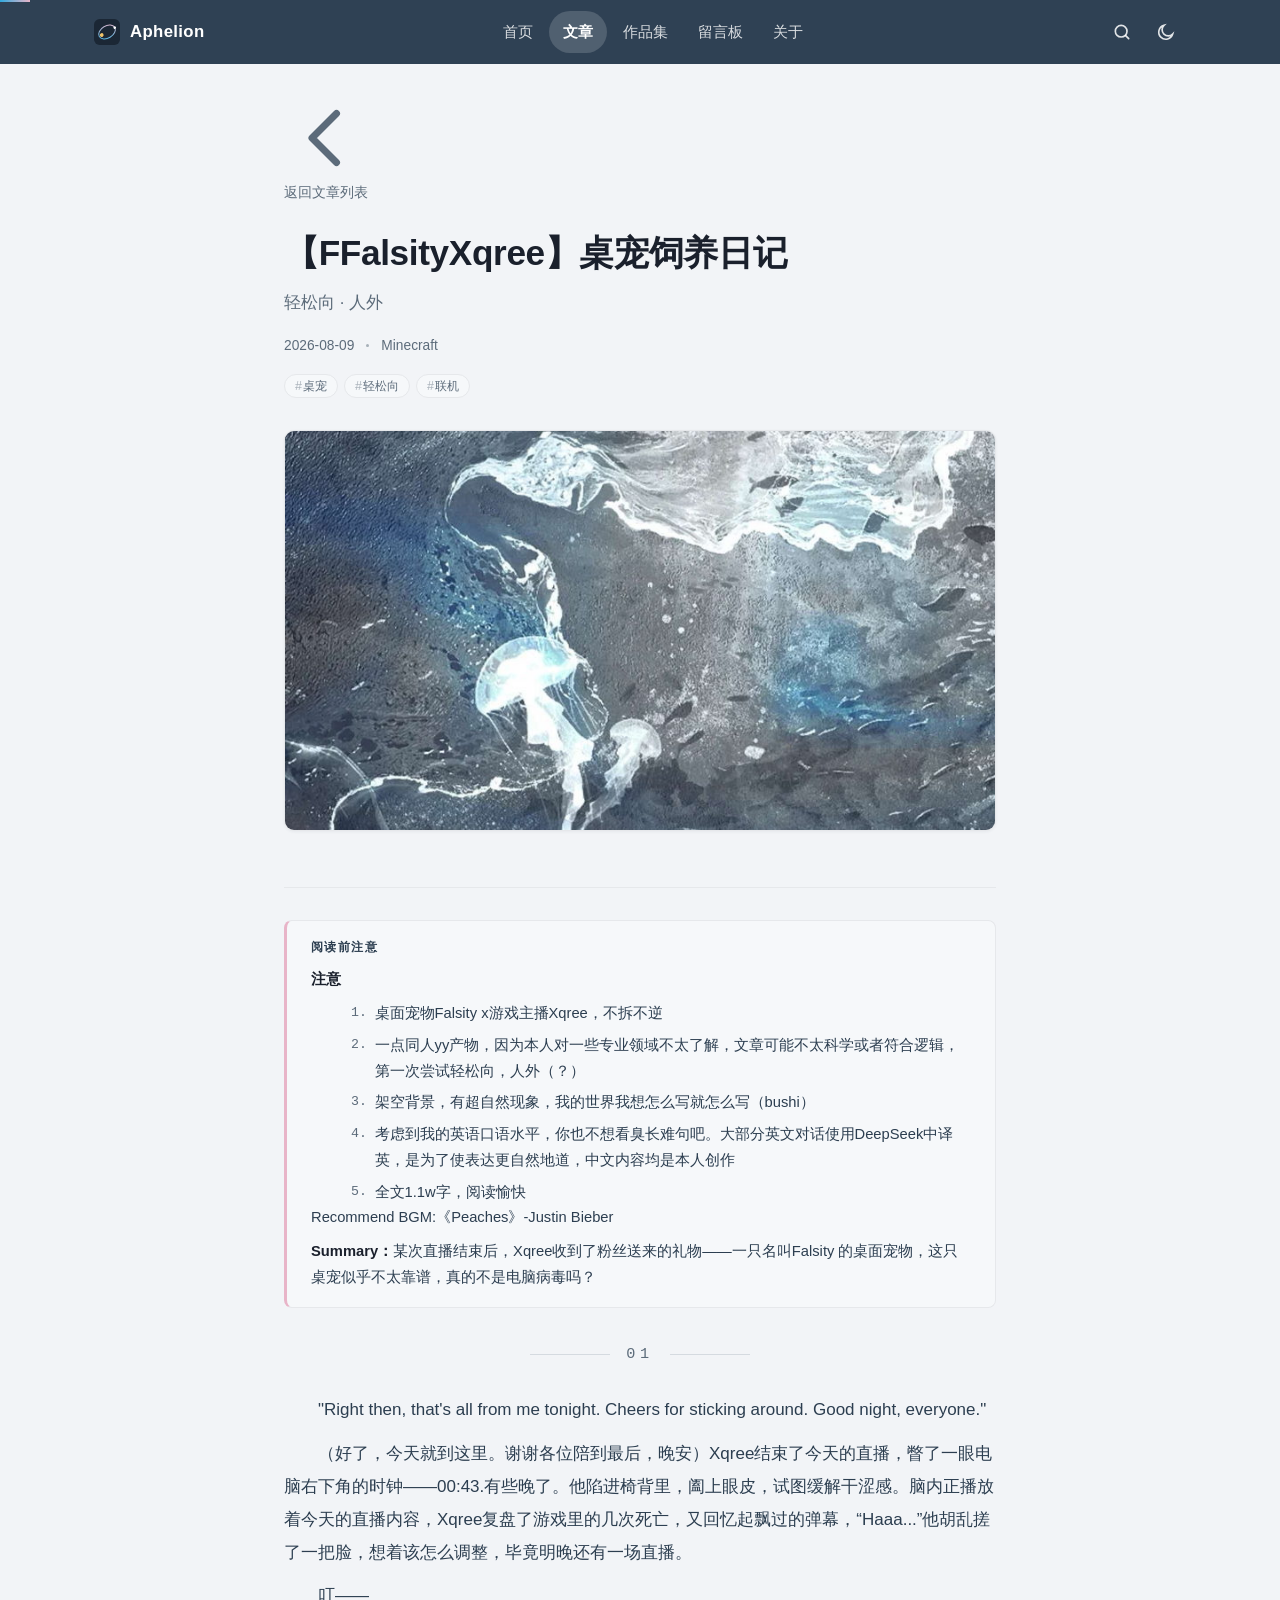
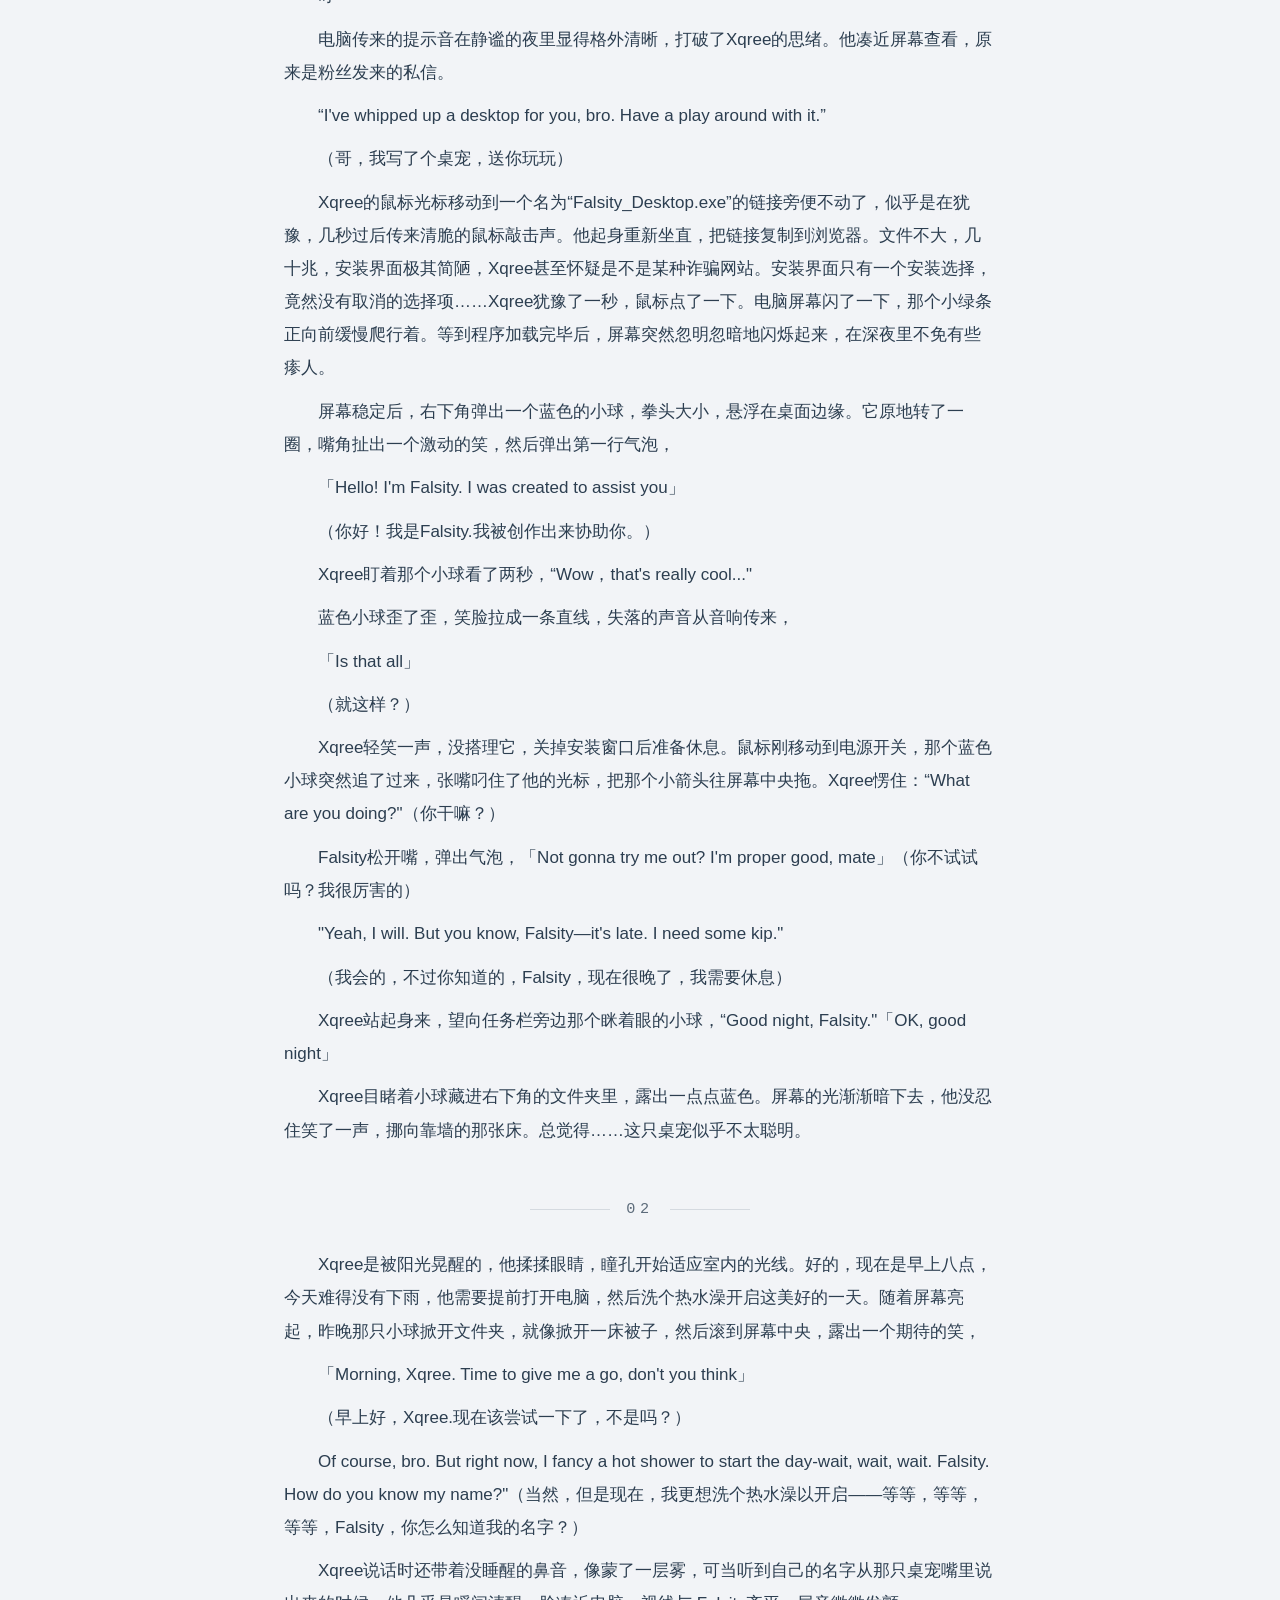
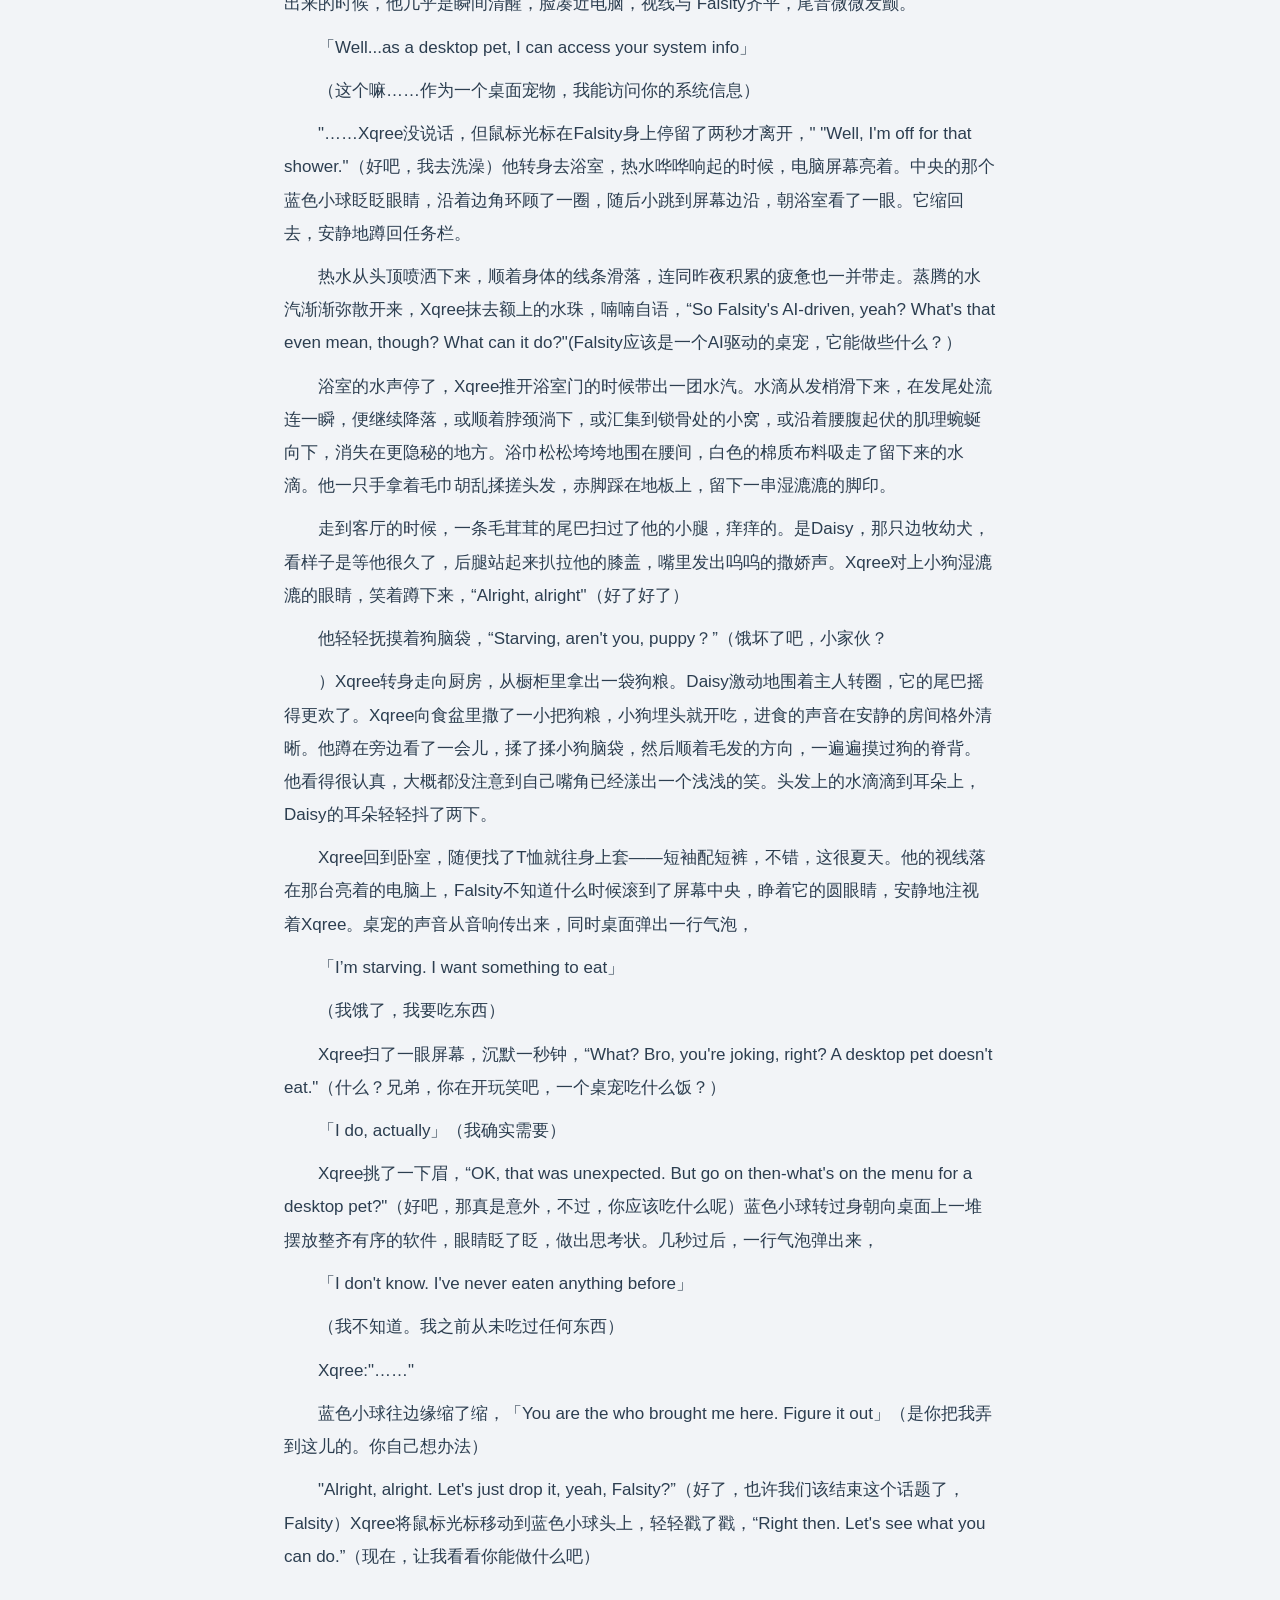
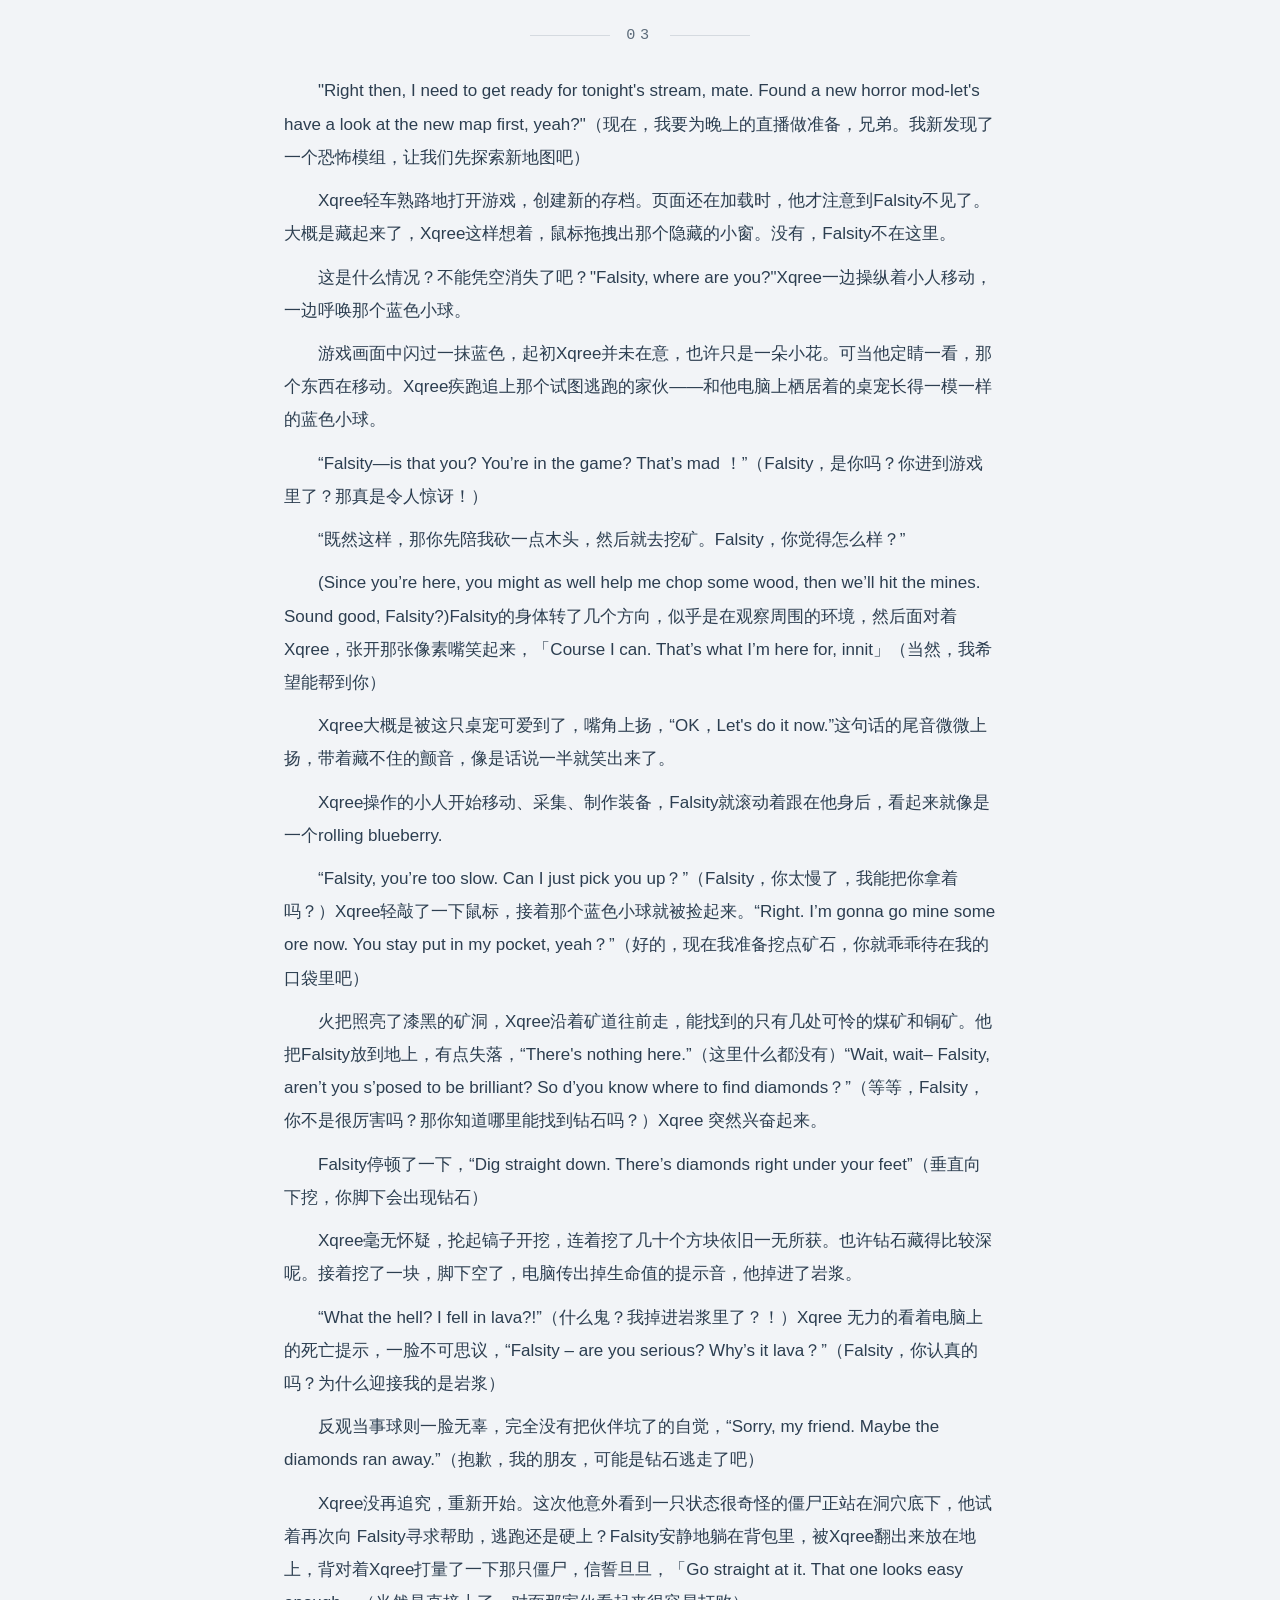
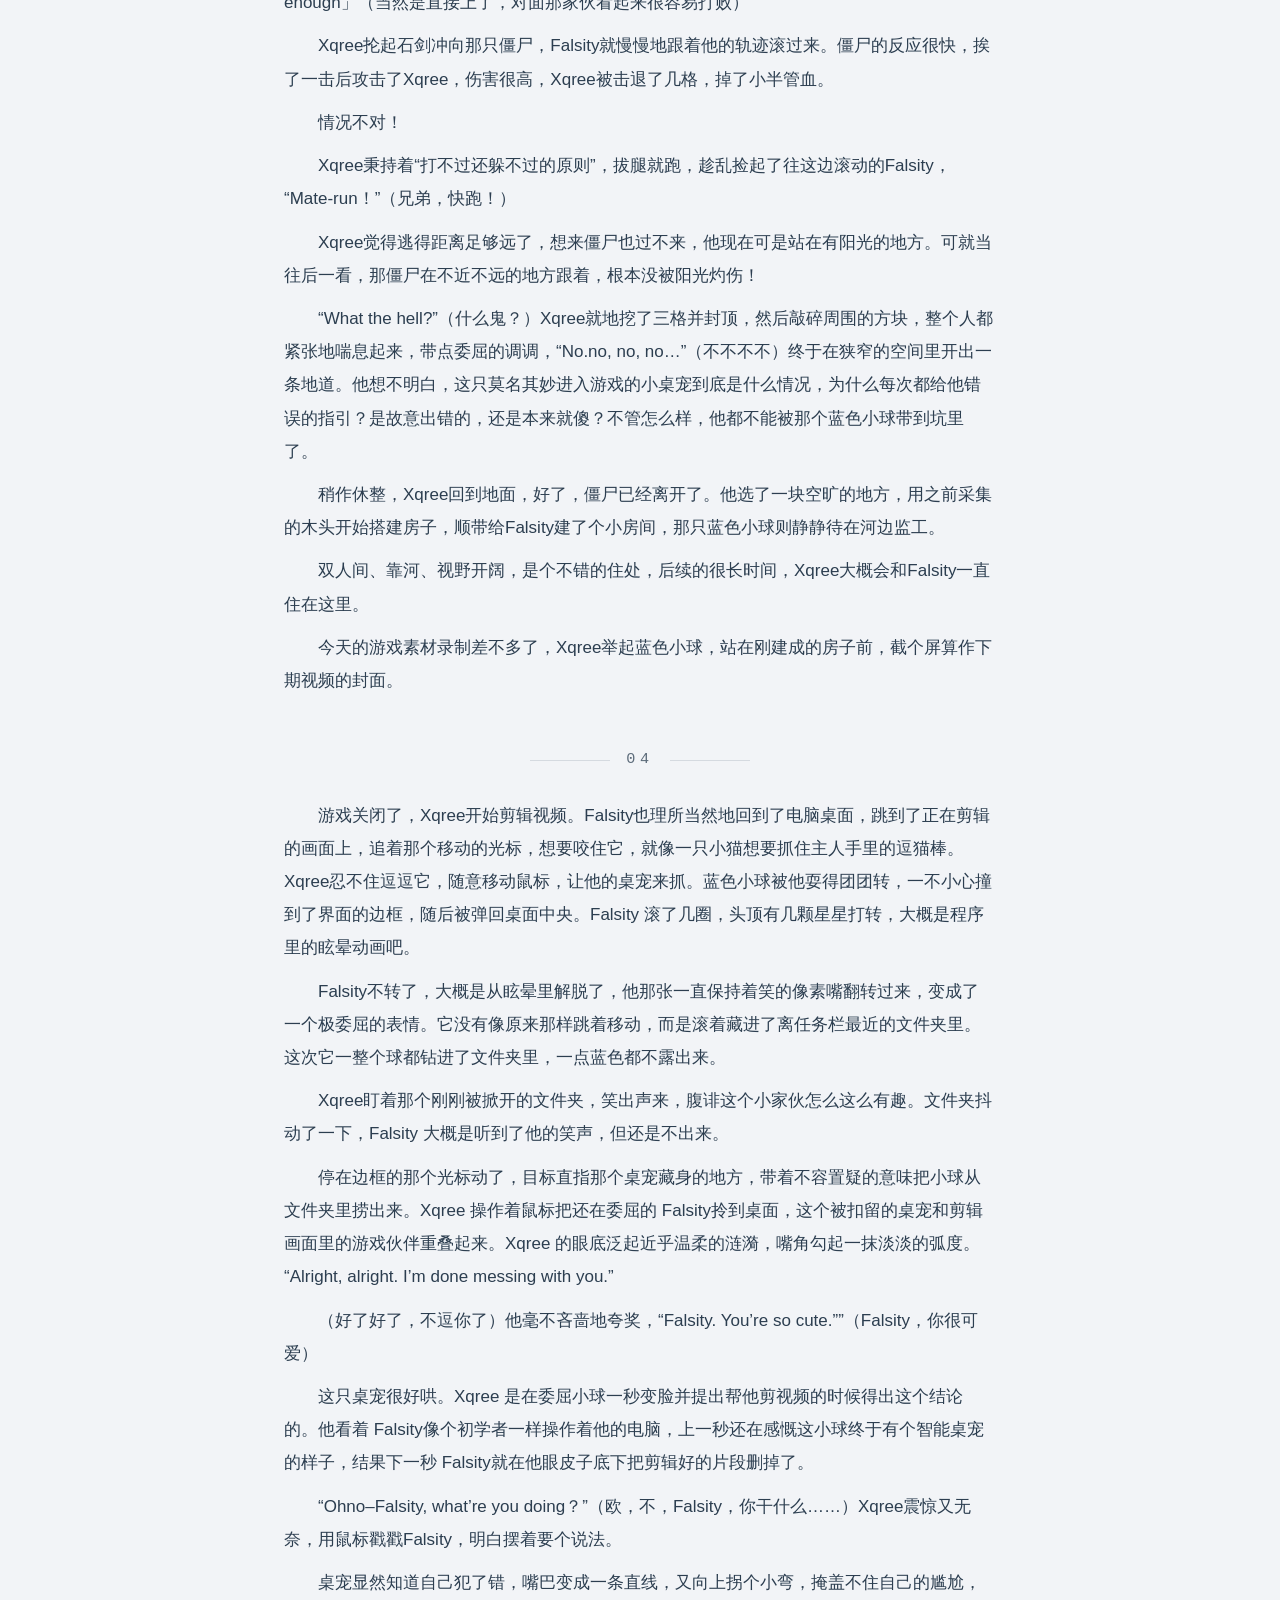
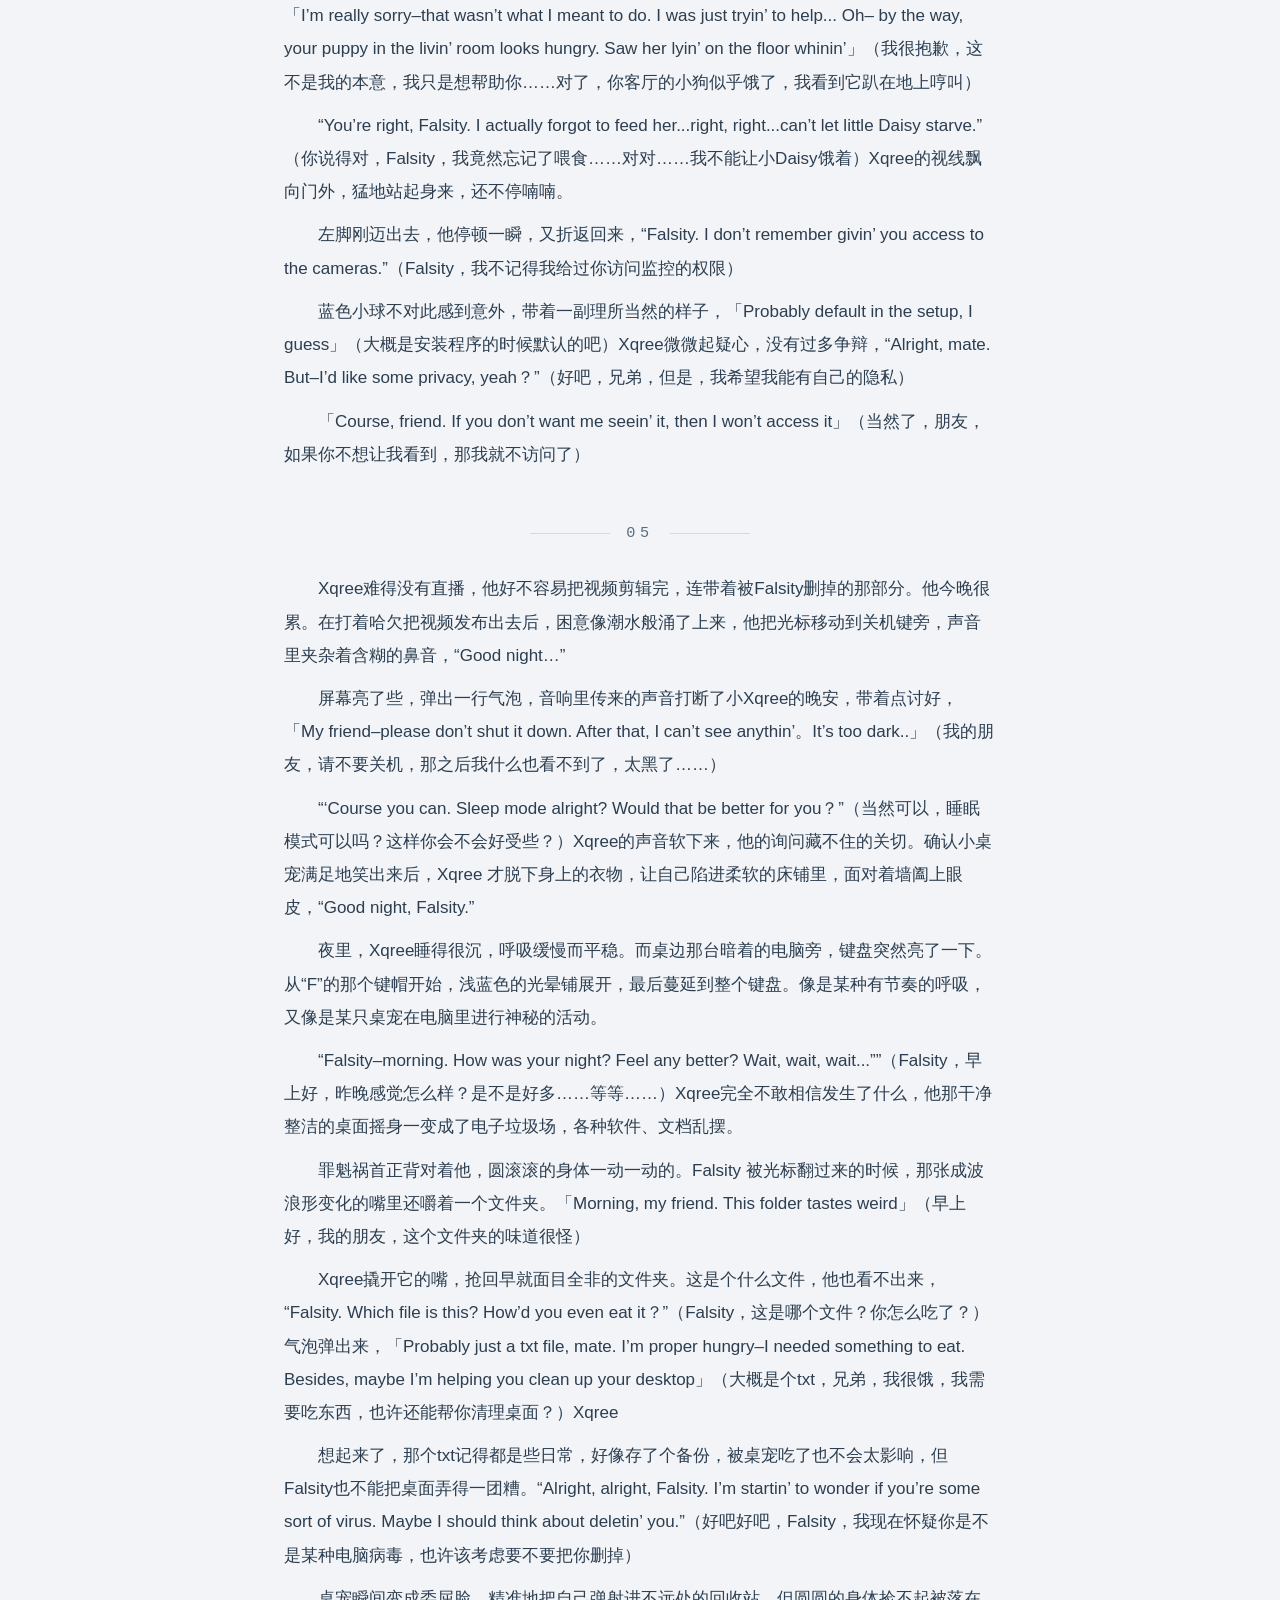
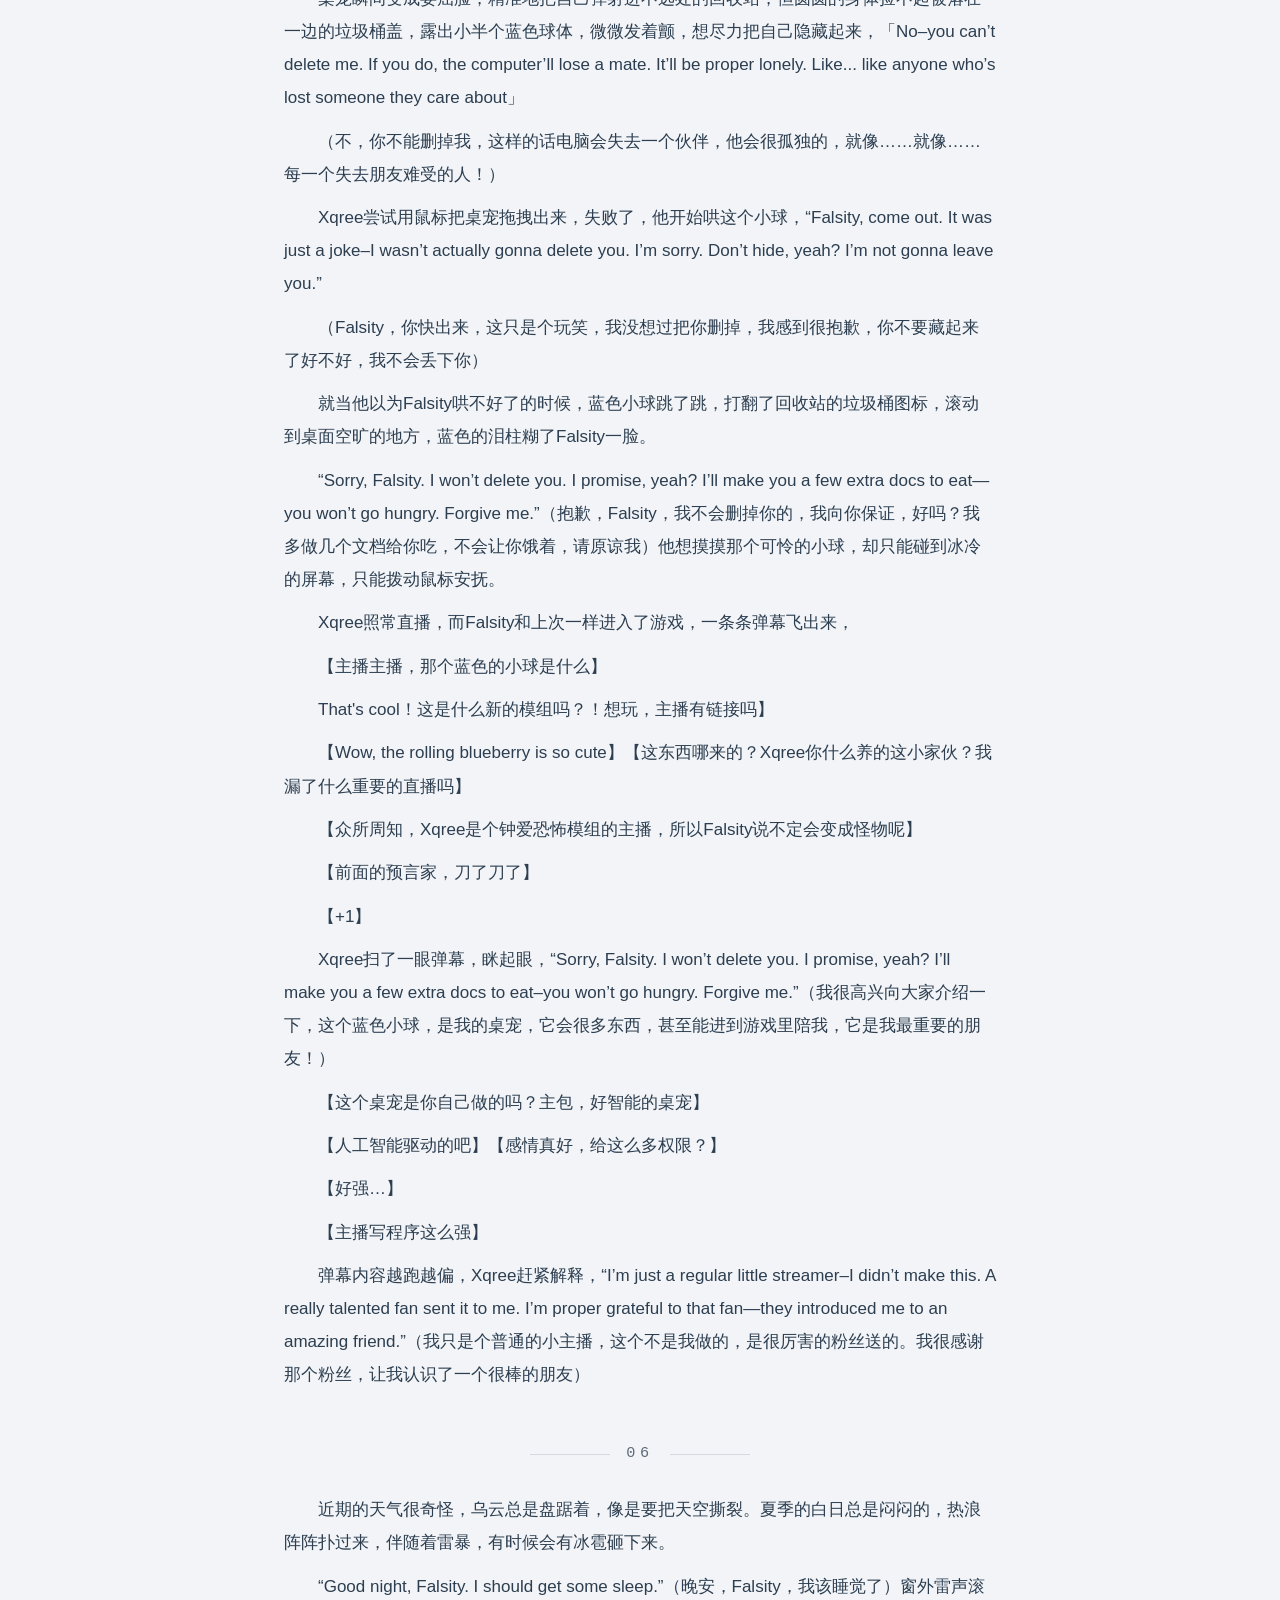
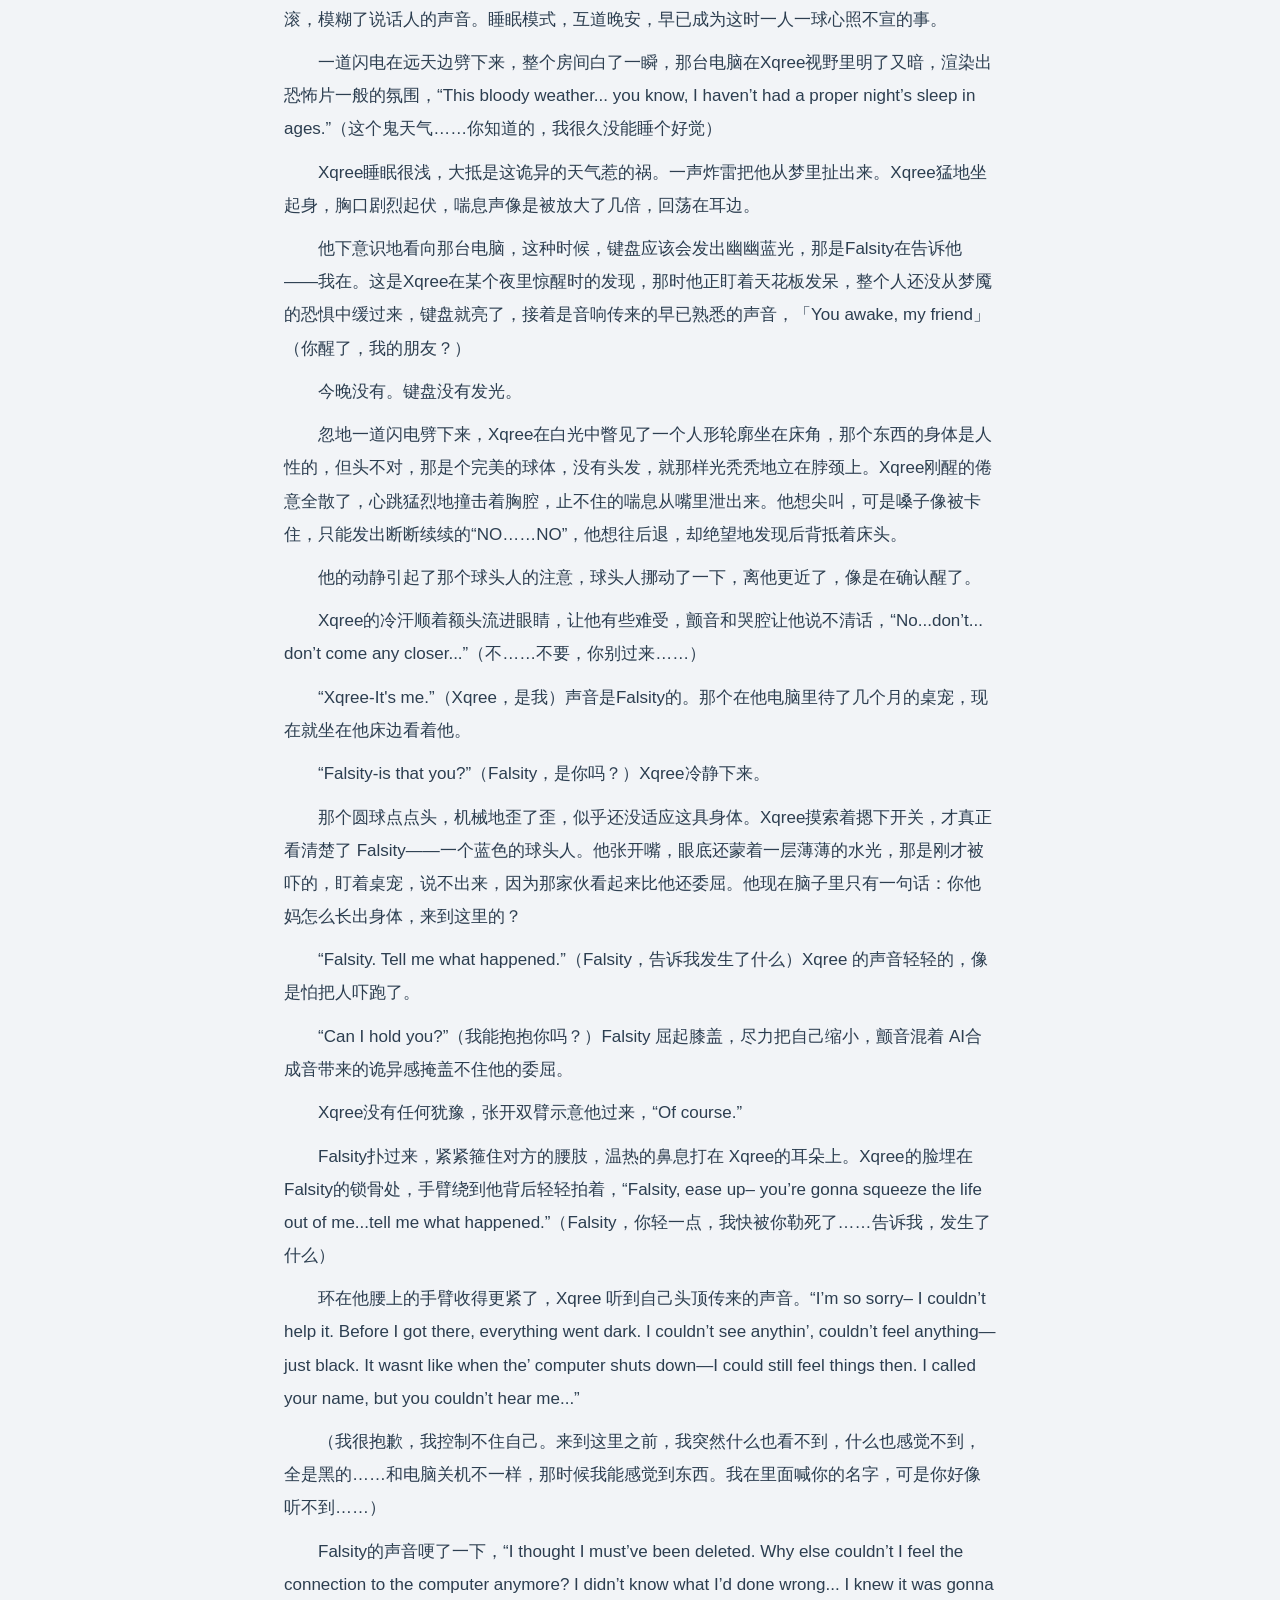
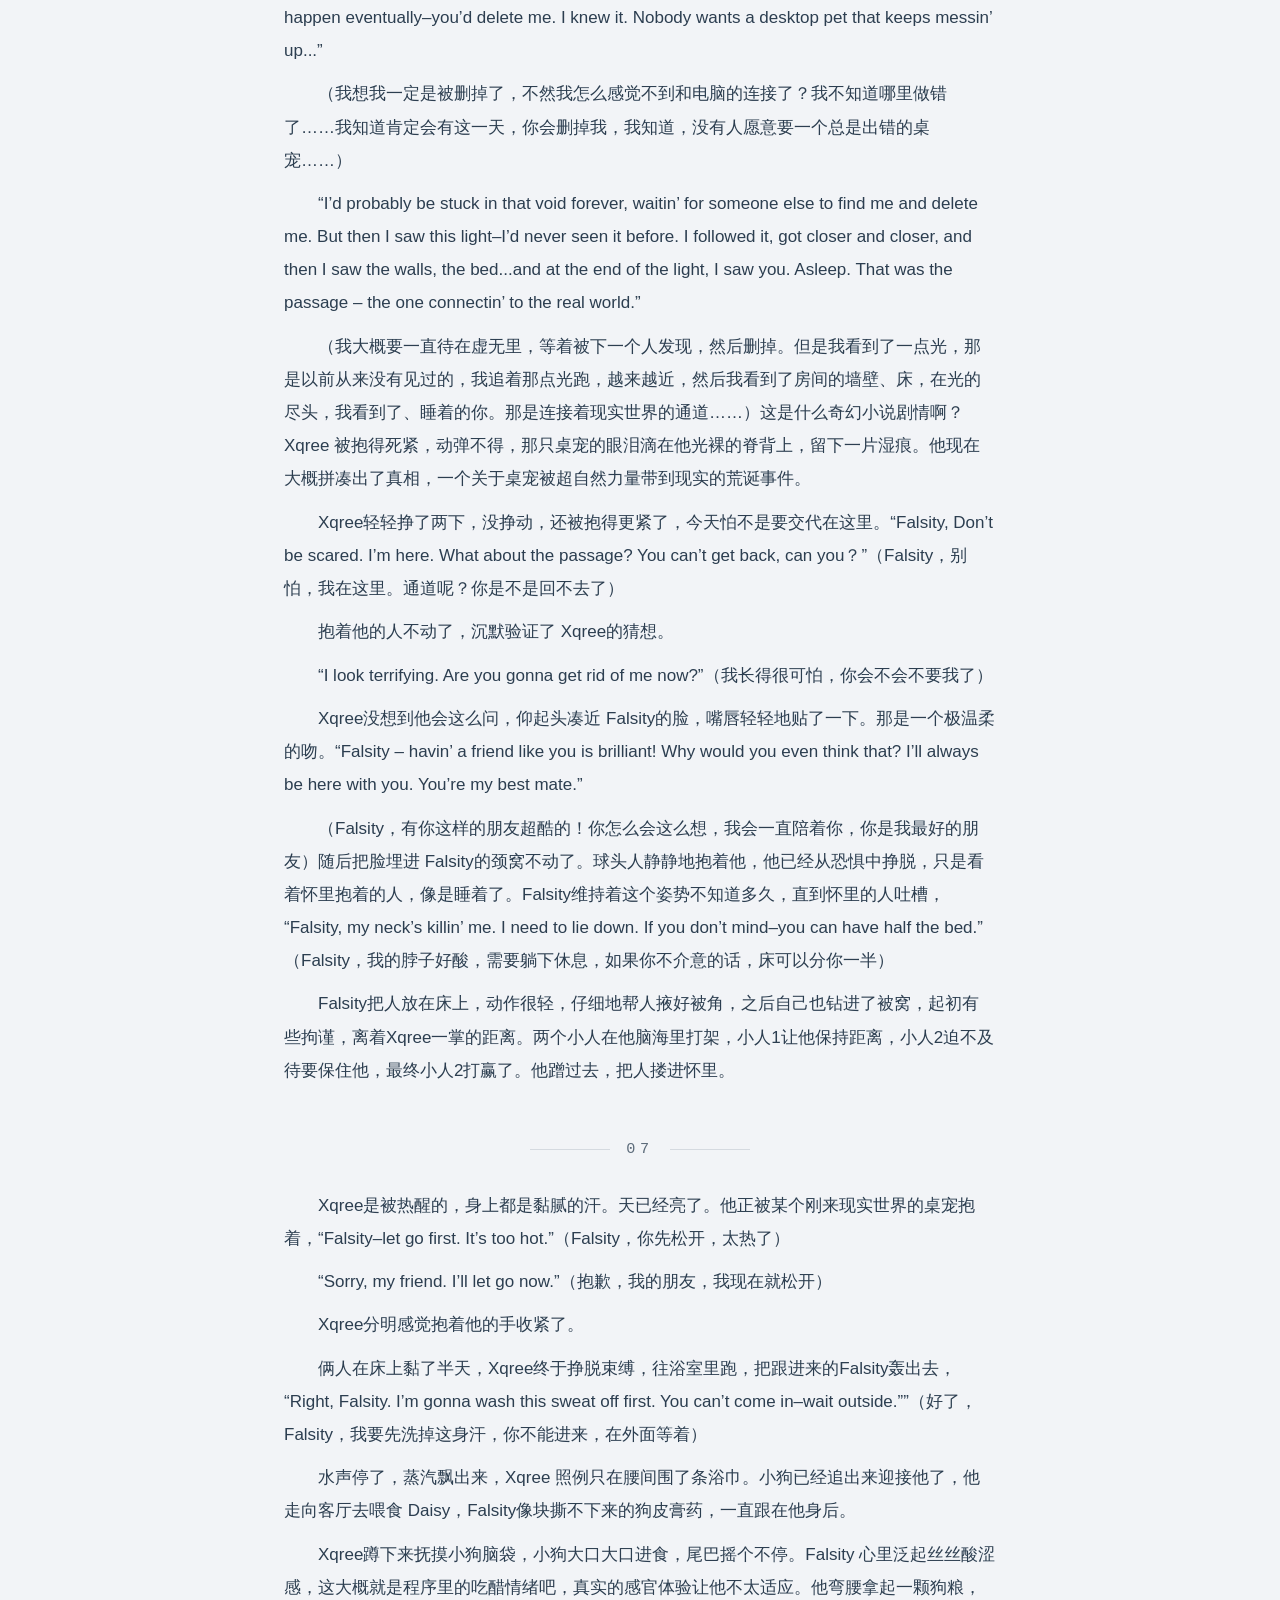
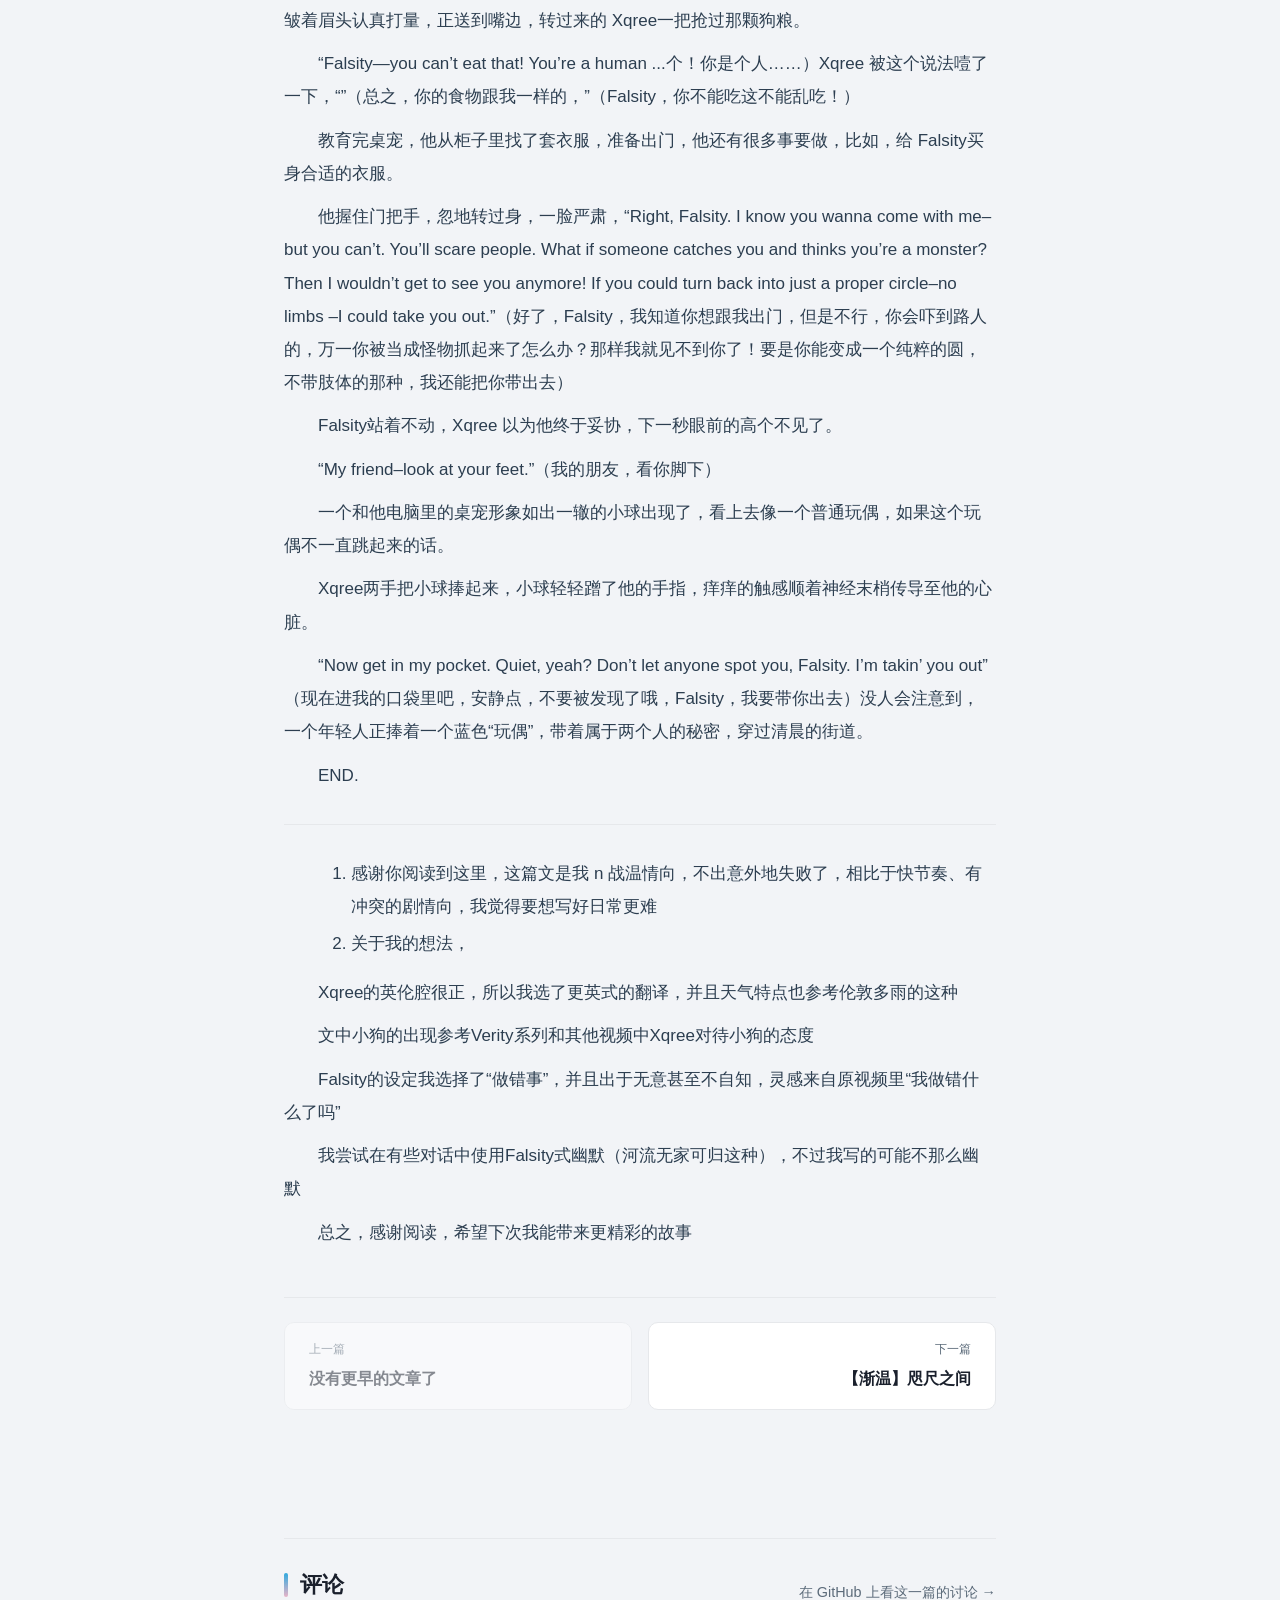
<file: posts/zhuo-chong-si-yang-ri-ji.html>
<!DOCTYPE html>
<html lang="zh-CN" class="no-js">
<head>
<meta charset="utf-8">
<meta name="viewport" content="width=device-width, initial-scale=1">
<title>【FFalsityXqree】桌宠饲养日记 · Aphelion</title>
<meta name="description" content="某次直播结束后，Xqree收到了粉丝送来的礼物——一只名叫Falsity 的桌面宠物，这只桌宠似乎不太靠谱，真的不是电脑病毒吗？">
<meta name="theme-color" content="#2f4154">
<link rel="canonical" href="https://weimingmingdelight.github.io/posts/zhuo-chong-si-yang-ri-ji.html">
<link rel="icon" href="../assets/img/favicon.svg" type="image/svg+xml">
<meta property="og:type" content="article">
<meta property="og:site_name" content="Aphelion">
<meta property="og:locale" content="zh_CN">
<meta property="og:title" content="【FFalsityXqree】桌宠饲养日记 · Aphelion">
<meta property="og:description" content="某次直播结束后，Xqree收到了粉丝送来的礼物——一只名叫Falsity 的桌面宠物，这只桌宠似乎不太靠谱，真的不是电脑病毒吗？">
<meta property="og:url" content="https://weimingmingdelight.github.io/posts/zhuo-chong-si-yang-ri-ji.html">
<meta property="og:image" content="https://weimingmingdelight.github.io/assets/img/covers/zhuo-chong-si-yang-ri-ji.jpg">
<meta name="twitter:card" content="summary_large_image">
<link rel="stylesheet" href="../assets/css/style.css">

<script>
(function(){
var q=null;try{q=new URLSearchParams(location.search).get('theme');}catch(e){}
var dark=false;
try{
  if(q==='dark'||q==='light'){localStorage.setItem('aphelion-theme',q);}
  var t=localStorage.getItem('aphelion-theme');
  dark=(t==='dark')||(!t&&!!(window.matchMedia&&window.matchMedia('(prefers-color-scheme: dark)').matches));
}catch(e){dark=(q==='dark');}
if(dark){document.documentElement.setAttribute('data-theme','dark');}
document.documentElement.className=document.documentElement.className.replace('no-js','js');
})();
</script>
</head>
<body>
<a class="skip-link" href="#main">跳到主要内容</a>
<header class="nav" id="nav">
  <div class="container nav__inner">
    <a class="nav__brand" href="../index.html">
      <img class="nav__brand-mark" src="../assets/img/favicon.svg" alt="" width="26" height="26">
      <span>Aphelion</span>
    </a>
    <nav class="nav__list" id="nav-list" aria-label="主导航">
        <a class="nav__link" href="../index.html">首页</a>
        <a class="nav__link" href="../blog.html" aria-current="page">文章</a>
        <a class="nav__link" href="../portfolio.html">作品集</a>
        <a class="nav__link" href="../guestbook.html">留言板</a>
        <a class="nav__link" href="../contact.html">关于</a>
    </nav>
    <div class="nav__tools">
      <button class="icon-btn" type="button" data-search-open aria-label="搜索站内文章" title="搜索（Ctrl+K）"><svg viewBox="0 0 24 24" fill="none" stroke="currentColor" stroke-width="2" stroke-linecap="round" aria-hidden="true"><circle cx="11" cy="11" r="7"/><path d="M20 20l-3.6-3.6"/></svg></button>
      <button class="icon-btn theme-toggle" type="button" data-theme-toggle aria-pressed="false" aria-label="切换到暗色主题" title="切换主题"><svg class="icon-sun" viewBox="0 0 24 24" fill="none" stroke="currentColor" stroke-width="2" stroke-linecap="round" aria-hidden="true"><circle cx="12" cy="12" r="4.2"/><path d="M12 2.5v2.2M12 19.3v2.2M2.5 12h2.2M19.3 12h2.2M5.2 5.2l1.6 1.6M17.2 17.2l1.6 1.6M18.8 5.2l-1.6 1.6M6.8 17.2l-1.6 1.6"/></svg><svg class="icon-moon" viewBox="0 0 24 24" fill="none" stroke="currentColor" stroke-width="2" stroke-linecap="round" aria-hidden="true"><path d="M20 14.5A8.5 8.5 0 1 1 9.5 4a7 7 0 0 0 10.5 10.5z"/></svg></button>
      <button class="icon-btn nav__burger" type="button" data-nav-burger aria-expanded="false" aria-label="打开菜单"><svg viewBox="0 0 24 24" fill="none" stroke="currentColor" stroke-width="2" stroke-linecap="round" aria-hidden="true"><path d="M4 7h16M4 12h16M4 17h16"/></svg></button>
    </div>
  </div>
</header>
<div class="read-progress" data-read-progress aria-hidden="true"></div>
<main id="main">
  <div class="container container--narrow">
    <article class="article" data-article>
      <p class="back-link"><a href="../blog.html"><svg viewBox="0 0 24 24" fill="none" stroke="currentColor" stroke-width="2" stroke-linecap="round" stroke-linejoin="round" aria-hidden="true"><path d="M15 5l-7 7 7 7"/></svg><span>返回文章列表</span></a></p>

      <header class="article__head">
        <h1 class="article__title">【FFalsityXqree】桌宠饲养日记</h1>
        <p class="article__subtitle">轻松向 · 人外</p>
        <div class="article__meta">
          <span>2026-08-09</span>
          <span class="meta-dot"></span>
          <span>Minecraft</span>
        </div>
        <div class="tags">
          <span class="tag">桌宠</span>
          <span class="tag">轻松向</span>
          <span class="tag">联机</span>
        </div>
        <figure class="article__cover">
          <img src="../assets/img/covers/zhuo-chong-si-yang-ri-ji.jpg" alt="深蓝海水中漂浮的水母与鱼群" width="800" height="450" decoding="async">
        </figure>
      </header>

      <div class="note-box"><p class="note-box__label">阅读前注意</p><p><strong>注意</strong></p>
<ol>
  <li>桌面宠物Falsity x游戏主播Xqree，不拆不逆</li>
  <li>一点同人yy产物，因为本人对一些专业领域不太了解，文章可能不太科学或者符合逻辑，第一次尝试轻松向，人外（？）</li>
  <li>架空背景，有超自然现象，我的世界我想怎么写就怎么写（bushi）</li>
  <li>考虑到我的英语口语水平，你也不想看臭长难句吧。大部分英文对话使用DeepSeek中译英，是为了使表达更自然地道，中文内容均是本人创作</li>
  <li>全文1.1w字，阅读愉快</li>
</ol>
<p>Recommend BGM:《Peaches》-Justin Bieber</p>
<p><strong>Summary：</strong>某次直播结束后，Xqree收到了粉丝送来的礼物——一只名叫Falsity 的桌面宠物，这只桌宠似乎不太靠谱，真的不是电脑病毒吗？</p>
</div>

      <div class="prose">
<div class="section-mark"><span>01</span></div>
<p>&quot;Right then, that&#39;s all from me tonight. Cheers for sticking around. Good night, everyone.&quot;</p>
<p>（好了，今天就到这里。谢谢各位陪到最后，晚安）Xqree结束了今天的直播，瞥了一眼电脑右下角的时钟——00:43.有些晚了。他陷进椅背里，阖上眼皮，试图缓解干涩感。脑内正播放着今天的直播内容，Xqree复盘了游戏里的几次死亡，又回忆起飘过的弹幕，“Haaa...”他胡乱搓了一把脸，想着该怎么调整，毕竟明晚还有一场直播。</p>
<p>叮——</p>
<p>电脑传来的提示音在静谧的夜里显得格外清晰，打破了Xqree的思绪。他凑近屏幕查看，原来是粉丝发来的私信。</p>
<p>“I&#39;ve whipped up a desktop for you, bro. Have a play around with it.”</p>
<p>（哥，我写了个桌宠，送你玩玩）</p>
<p>Xqree的鼠标光标移动到一个名为“Falsity_Desktop.exe”的链接旁便不动了，似乎是在犹豫，几秒过后传来清脆的鼠标敲击声。他起身重新坐直，把链接复制到浏览器。文件不大，几十兆，安装界面极其简陋，Xqree甚至怀疑是不是某种诈骗网站。安装界面只有一个安装选择，竟然没有取消的选择项……Xqree犹豫了一秒，鼠标点了一下。电脑屏幕闪了一下，那个小绿条正向前缓慢爬行着。等到程序加载完毕后，屏幕突然忽明忽暗地闪烁起来，在深夜里不免有些瘆人。</p>
<p>屏幕稳定后，右下角弹出一个蓝色的小球，拳头大小，悬浮在桌面边缘。它原地转了一圈，嘴角扯出一个激动的笑，然后弹出第一行气泡，</p>
<p>「Hello! I&#39;m Falsity. I was created to assist you」</p>
<p>（你好！我是Falsity.我被创作出来协助你。）</p>
<p>Xqree盯着那个小球看了两秒，“Wow，that&#39;s really cool...&quot;</p>
<p>蓝色小球歪了歪，笑脸拉成一条直线，失落的声音从音响传来，</p>
<p>「Is that all」</p>
<p>（就这样？）</p>
<p>Xqree轻笑一声，没搭理它，关掉安装窗口后准备休息。鼠标刚移动到电源开关，那个蓝色小球突然追了过来，张嘴叼住了他的光标，把那个小箭头往屏幕中央拖。Xqree愣住：“What are you doing?&quot;（你干嘛？）</p>
<p>Falsity松开嘴，弹出气泡，「Not gonna try me out? I&#39;m proper good, mate」（你不试试吗？我很厉害的）</p>
<p>&quot;Yeah, I will. But you know, Falsity—it&#39;s late. I need some kip.&quot;</p>
<p>（我会的，不过你知道的，Falsity，现在很晚了，我需要休息）</p>
<p>Xqree站起身来，望向任务栏旁边那个眯着眼的小球，“Good night, Falsity.&quot;「OK, good night」</p>
<p>Xqree目睹着小球藏进右下角的文件夹里，露出一点点蓝色。屏幕的光渐渐暗下去，他没忍住笑了一声，挪向靠墙的那张床。总觉得……这只桌宠似乎不太聪明。</p>
<div class="section-mark"><span>02</span></div>
<p>Xqree是被阳光晃醒的，他揉揉眼睛，瞳孔开始适应室内的光线。好的，现在是早上八点，今天难得没有下雨，他需要提前打开电脑，然后洗个热水澡开启这美好的一天。随着屏幕亮起，昨晚那只小球掀开文件夹，就像掀开一床被子，然后滚到屏幕中央，露出一个期待的笑，</p>
<p>「Morning, Xqree. Time to give me a go, don&#39;t you think」</p>
<p>（早上好，Xqree.现在该尝试一下了，不是吗？）</p>
<p>Of course, bro. But right now, I fancy a hot shower to start the day-wait, wait, wait. Falsity. How do you know my name?&quot;（当然，但是现在，我更想洗个热水澡以开启——等等，等等，等等，Falsity，你怎么知道我的名字？）</p>
<p>Xqree说话时还带着没睡醒的鼻音，像蒙了一层雾，可当听到自己的名字从那只桌宠嘴里说出来的时候，他几乎是瞬间清醒，脸凑近电脑，视线与 Falsity齐平，尾音微微发颤。</p>
<p>「Well...as a desktop pet, I can access your system info」</p>
<p>（这个嘛……作为一个桌面宠物，我能访问你的系统信息）</p>
<p>&quot;……Xqree没说话，但鼠标光标在Falsity身上停留了两秒才离开，&quot; &quot;Well, I&#39;m off for that shower.&quot;（好吧，我去洗澡）他转身去浴室，热水哗哗响起的时候，电脑屏幕亮着。中央的那个蓝色小球眨眨眼睛，沿着边角环顾了一圈，随后小跳到屏幕边沿，朝浴室看了一眼。它缩回去，安静地蹲回任务栏。</p>
<p>热水从头顶喷洒下来，顺着身体的线条滑落，连同昨夜积累的疲惫也一并带走。蒸腾的水汽渐渐弥散开来，Xqree抹去额上的水珠，喃喃自语，“So Falsity&#39;s AI-driven, yeah? What&#39;s that even mean, though? What can it do?&quot;(Falsity应该是一个AI驱动的桌宠，它能做些什么？）</p>
<p>浴室的水声停了，Xqree推开浴室门的时候带出一团水汽。水滴从发梢滑下来，在发尾处流连一瞬，便继续降落，或顺着脖颈淌下，或汇集到锁骨处的小窝，或沿着腰腹起伏的肌理蜿蜒向下，消失在更隐秘的地方。浴巾松松垮垮地围在腰间，白色的棉质布料吸走了留下来的水滴。他一只手拿着毛巾胡乱揉搓头发，赤脚踩在地板上，留下一串湿漉漉的脚印。</p>
<p>走到客厅的时候，一条毛茸茸的尾巴扫过了他的小腿，痒痒的。是Daisy，那只边牧幼犬，看样子是等他很久了，后腿站起来扒拉他的膝盖，嘴里发出呜呜的撒娇声。Xqree对上小狗湿漉漉的眼睛，笑着蹲下来，“Alright, alright&quot;（好了好了）</p>
<p>他轻轻抚摸着狗脑袋，“Starving, aren&#39;t you, puppy？”（饿坏了吧，小家伙？</p>
<p>）Xqree转身走向厨房，从橱柜里拿出一袋狗粮。Daisy激动地围着主人转圈，它的尾巴摇得更欢了。Xqree向食盆里撒了一小把狗粮，小狗埋头就开吃，进食的声音在安静的房间格外清晰。他蹲在旁边看了一会儿，揉了揉小狗脑袋，然后顺着毛发的方向，一遍遍摸过狗的脊背。他看得很认真，大概都没注意到自己嘴角已经漾出一个浅浅的笑。头发上的水滴滴到耳朵上，Daisy的耳朵轻轻抖了两下。</p>
<p>Xqree回到卧室，随便找了T恤就往身上套——短袖配短裤，不错，这很夏天。他的视线落在那台亮着的电脑上，Falsity不知道什么时候滚到了屏幕中央，睁着它的圆眼睛，安静地注视着Xqree。桌宠的声音从音响传出来，同时桌面弹出一行气泡，</p>
<p>「I’m starving. I want something to eat」</p>
<p>（我饿了，我要吃东西）</p>
<p>Xqree扫了一眼屏幕，沉默一秒钟，“What? Bro, you&#39;re joking, right? A desktop pet doesn&#39;t eat.&quot;（什么？兄弟，你在开玩笑吧，一个桌宠吃什么饭？）</p>
<p>「I do, actually」（我确实需要）</p>
<p>Xqree挑了一下眉，“OK, that was unexpected. But go on then-what&#39;s on the menu for a desktop pet?&quot;（好吧，那真是意外，不过，你应该吃什么呢）蓝色小球转过身朝向桌面上一堆摆放整齐有序的软件，眼睛眨了眨，做出思考状。几秒过后，一行气泡弹出来，</p>
<p>「I don&#39;t know. I&#39;ve never eaten anything before」</p>
<p>（我不知道。我之前从未吃过任何东西）</p>
<p>Xqree:&quot;……&quot;</p>
<p>蓝色小球往边缘缩了缩，「You are the who brought me here. Figure it out」（是你把我弄到这儿的。你自己想办法）</p>
<p>&quot;Alright, alright. Let&#39;s just drop it, yeah, Falsity?”（好了，也许我们该结束这个话题了，Falsity）Xqree将鼠标光标移动到蓝色小球头上，轻轻戳了戳，“Right then. Let&#39;s see what you can do.”（现在，让我看看你能做什么吧）</p>
<div class="section-mark"><span>03</span></div>
<p>&quot;Right then, I need to get ready for tonight&#39;s stream, mate. Found a new horror mod-let&#39;s have a look at the new map first, yeah?&quot;（现在，我要为晚上的直播做准备，兄弟。我新发现了一个恐怖模组，让我们先探索新地图吧）</p>
<p>Xqree轻车熟路地打开游戏，创建新的存档。页面还在加载时，他才注意到Falsity不见了。大概是藏起来了，Xqree这样想着，鼠标拖拽出那个隐藏的小窗。没有，Falsity不在这里。</p>
<p>这是什么情况？不能凭空消失了吧？&quot;Falsity, where are you?&quot;Xqree一边操纵着小人移动，一边呼唤那个蓝色小球。</p>
<p>游戏画面中闪过一抹蓝色，起初Xqree并未在意，也许只是一朵小花。可当他定睛一看，那个东西在移动。Xqree疾跑追上那个试图逃跑的家伙——和他电脑上栖居着的桌宠长得一模一样的蓝色小球。</p>
<p>“Falsity—is that you? You’re in the game? That’s mad ！”（Falsity，是你吗？你进到游戏里了？那真是令人惊讶！）</p>
<p>“既然这样，那你先陪我砍一点木头，然后就去挖矿。Falsity，你觉得怎么样？”</p>
<p>(Since you’re here, you might as well help me chop some wood, then we’ll hit the mines. Sound good, Falsity?)Falsity的身体转了几个方向，似乎是在观察周围的环境，然后面对着Xqree，张开那张像素嘴笑起来，「Course I can. That’s what I’m here for, innit」（当然，我希望能帮到你）</p>
<p>Xqree大概是被这只桌宠可爱到了，嘴角上扬，“OK，Let&#39;s do it now.”这句话的尾音微微上扬，带着藏不住的颤音，像是话说一半就笑出来了。</p>
<p>Xqree操作的小人开始移动、采集、制作装备，Falsity就滚动着跟在他身后，看起来就像是一个rolling blueberry.</p>
<p>“Falsity, you’re too slow. Can I just pick you up？”（Falsity，你太慢了，我能把你拿着吗？）Xqree轻敲了一下鼠标，接着那个蓝色小球就被捡起来。“Right. I’m gonna go mine some ore now. You stay put in my pocket, yeah？”（好的，现在我准备挖点矿石，你就乖乖待在我的口袋里吧）</p>
<p>火把照亮了漆黑的矿洞，Xqree沿着矿道往前走，能找到的只有几处可怜的煤矿和铜矿。他把Falsity放到地上，有点失落，“There&#39;s nothing here.”（这里什么都没有）“Wait, wait– Falsity, aren’t you s’posed to be brilliant? So d’you know where to find diamonds？”（等等，Falsity，你不是很厉害吗？那你知道哪里能找到钻石吗？）Xqree 突然兴奋起来。</p>
<p>Falsity停顿了一下，“Dig straight down. There’s diamonds right under your feet”（垂直向下挖，你脚下会出现钻石）</p>
<p>Xqree毫无怀疑，抡起镐子开挖，连着挖了几十个方块依旧一无所获。也许钻石藏得比较深呢。接着挖了一块，脚下空了，电脑传出掉生命值的提示音，他掉进了岩浆。</p>
<p>“What the hell? I fell in lava?!”（什么鬼？我掉进岩浆里了？！）Xqree 无力的看着电脑上的死亡提示，一脸不可思议，“Falsity – are you serious? Why’s it lava？”（Falsity，你认真的吗？为什么迎接我的是岩浆）</p>
<p>反观当事球则一脸无辜，完全没有把伙伴坑了的自觉，“Sorry, my friend. Maybe the diamonds ran away.”（抱歉，我的朋友，可能是钻石逃走了吧）</p>
<p>Xqree没再追究，重新开始。这次他意外看到一只状态很奇怪的僵尸正站在洞穴底下，他试着再次向 Falsity寻求帮助，逃跑还是硬上？Falsity安静地躺在背包里，被Xqree翻出来放在地上，背对着Xqree打量了一下那只僵尸，信誓旦旦，「Go straight at it. That one looks easy enough」（当然是直接上了，对面那家伙看起来很容易打败）</p>
<p>Xqree抡起石剑冲向那只僵尸，Falsity就慢慢地跟着他的轨迹滚过来。僵尸的反应很快，挨了一击后攻击了Xqree，伤害很高，Xqree被击退了几格，掉了小半管血。</p>
<p>情况不对！</p>
<p>Xqree秉持着“打不过还躲不过的原则”，拔腿就跑，趁乱捡起了往这边滚动的Falsity，“Mate-run！”（兄弟，快跑！）</p>
<p>Xqree觉得逃得距离足够远了，想来僵尸也过不来，他现在可是站在有阳光的地方。可就当往后一看，那僵尸在不近不远的地方跟着，根本没被阳光灼伤！</p>
<p>“What the hell?”（什么鬼？）Xqree就地挖了三格并封顶，然后敲碎周围的方块，整个人都紧张地喘息起来，带点委屈的调调，“No.no, no, no…”（不不不不）终于在狭窄的空间里开出一条地道。他想不明白，这只莫名其妙进入游戏的小桌宠到底是什么情况，为什么每次都给他错误的指引？是故意出错的，还是本来就傻？不管怎么样，他都不能被那个蓝色小球带到坑里了。</p>
<p>稍作休整，Xqree回到地面，好了，僵尸已经离开了。他选了一块空旷的地方，用之前采集的木头开始搭建房子，顺带给Falsity建了个小房间，那只蓝色小球则静静待在河边监工。</p>
<p>双人间、靠河、视野开阔，是个不错的住处，后续的很长时间，Xqree大概会和Falsity一直住在这里。</p>
<p>今天的游戏素材录制差不多了，Xqree举起蓝色小球，站在刚建成的房子前，截个屏算作下期视频的封面。</p>
<div class="section-mark"><span>04</span></div>
<p>游戏关闭了，Xqree开始剪辑视频。Falsity也理所当然地回到了电脑桌面，跳到了正在剪辑的画面上，追着那个移动的光标，想要咬住它，就像一只小猫想要抓住主人手里的逗猫棒。Xqree忍不住逗逗它，随意移动鼠标，让他的桌宠来抓。蓝色小球被他耍得团团转，一不小心撞到了界面的边框，随后被弹回桌面中央。Falsity 滚了几圈，头顶有几颗星星打转，大概是程序里的眩晕动画吧。</p>
<p>Falsity不转了，大概是从眩晕里解脱了，他那张一直保持着笑的像素嘴翻转过来，变成了一个极委屈的表情。它没有像原来那样跳着移动，而是滚着藏进了离任务栏最近的文件夹里。这次它一整个球都钻进了文件夹里，一点蓝色都不露出来。</p>
<p>Xqree盯着那个刚刚被掀开的文件夹，笑出声来，腹诽这个小家伙怎么这么有趣。文件夹抖动了一下，Falsity 大概是听到了他的笑声，但还是不出来。</p>
<p>停在边框的那个光标动了，目标直指那个桌宠藏身的地方，带着不容置疑的意味把小球从文件夹里捞出来。Xqree 操作着鼠标把还在委屈的 Falsity拎到桌面，这个被扣留的桌宠和剪辑画面里的游戏伙伴重叠起来。Xqree 的眼底泛起近乎温柔的涟漪，嘴角勾起一抹淡淡的弧度。“Alright, alright. I’m done messing with you.”</p>
<p>（好了好了，不逗你了）他毫不吝啬地夸奖，“Falsity. You’re so cute.””（Falsity，你很可爱）</p>
<p>这只桌宠很好哄。Xqree 是在委屈小球一秒变脸并提出帮他剪视频的时候得出这个结论的。他看着 Falsity像个初学者一样操作着他的电脑，上一秒还在感慨这小球终于有个智能桌宠的样子，结果下一秒 Falsity就在他眼皮子底下把剪辑好的片段删掉了。</p>
<p>“Ohno–Falsity, what’re you doing？”（欧，不，Falsity，你干什么……）Xqree震惊又无奈，用鼠标戳戳Falsity，明白摆着要个说法。</p>
<p>桌宠显然知道自己犯了错，嘴巴变成一条直线，又向上拐个小弯，掩盖不住自己的尴尬，「I’m really sorry–that wasn’t what I meant to do. I was just tryin’ to help... Oh– by the way, your puppy in the livin’ room looks hungry. Saw her lyin’ on the floor whinin’」（我很抱歉，这不是我的本意，我只是想帮助你……对了，你客厅的小狗似乎饿了，我看到它趴在地上哼叫）</p>
<p>“You’re right, Falsity. I actually forgot to feed her...right, right...can’t let little Daisy starve.”（你说得对，Falsity，我竟然忘记了喂食……对对……我不能让小Daisy饿着）Xqree的视线飘向门外，猛地站起身来，还不停喃喃。</p>
<p>左脚刚迈出去，他停顿一瞬，又折返回来，“Falsity. I don’t remember givin’ you access to the cameras.”（Falsity，我不记得我给过你访问监控的权限）</p>
<p>蓝色小球不对此感到意外，带着一副理所当然的样子，「Probably default in the setup, I guess」（大概是安装程序的时候默认的吧）Xqree微微起疑心，没有过多争辩，“Alright, mate. But–I’d like some privacy, yeah？”（好吧，兄弟，但是，我希望我能有自己的隐私）</p>
<p>「Course, friend. If you don’t want me seein’ it, then I won’t access it」（当然了，朋友，如果你不想让我看到，那我就不访问了）</p>
<div class="section-mark"><span>05</span></div>
<p>Xqree难得没有直播，他好不容易把视频剪辑完，连带着被Falsity删掉的那部分。他今晚很累。在打着哈欠把视频发布出去后，困意像潮水般涌了上来，他把光标移动到关机键旁，声音里夹杂着含糊的鼻音，“Good night…”</p>
<p>屏幕亮了些，弹出一行气泡，音响里传来的声音打断了小Xqree的晚安，带着点讨好，「My friend–please don’t shut it down. After that, I can’t see anythin’。It’s too dark..」（我的朋友，请不要关机，那之后我什么也看不到了，太黑了……）</p>
<p>“‘Course you can. Sleep mode alright? Would that be better for you？”（当然可以，睡眠模式可以吗？这样你会不会好受些？）Xqree的声音软下来，他的询问藏不住的关切。确认小桌宠满足地笑出来后，Xqree 才脱下身上的衣物，让自己陷进柔软的床铺里，面对着墙阖上眼皮，“Good night, Falsity.”</p>
<p>夜里，Xqree睡得很沉，呼吸缓慢而平稳。而桌边那台暗着的电脑旁，键盘突然亮了一下。从“F”的那个键帽开始，浅蓝色的光晕铺展开，最后蔓延到整个键盘。像是某种有节奏的呼吸，又像是某只桌宠在电脑里进行神秘的活动。</p>
<p>“Falsity–morning. How was your night? Feel any better? Wait, wait, wait...””（Falsity，早上好，昨晚感觉怎么样？是不是好多……等等……）Xqree完全不敢相信发生了什么，他那干净整洁的桌面摇身一变成了电子垃圾场，各种软件、文档乱摆。</p>
<p>罪魁祸首正背对着他，圆滚滚的身体一动一动的。Falsity 被光标翻过来的时候，那张成波浪形变化的嘴里还嚼着一个文件夹。「Morning, my friend. This folder tastes weird」（早上好，我的朋友，这个文件夹的味道很怪）</p>
<p>Xqree撬开它的嘴，抢回早就面目全非的文件夹。这是个什么文件，他也看不出来，“Falsity. Which file is this? How’d you even eat it？”（Falsity，这是哪个文件？你怎么吃了？）气泡弹出来，「Probably just a txt file, mate. I’m proper hungry–I needed something to eat. Besides, maybe I’m helping you clean up your desktop」（大概是个txt，兄弟，我很饿，我需要吃东西，也许还能帮你清理桌面？）Xqree</p>
<p>想起来了，那个txt记得都是些日常，好像存了个备份，被桌宠吃了也不会太影响，但Falsity也不能把桌面弄得一团糟。“Alright, alright, Falsity. I’m startin’ to wonder if you’re some sort of virus. Maybe I should think about deletin’ you.”（好吧好吧，Falsity，我现在怀疑你是不是某种电脑病毒，也许该考虑要不要把你删掉）</p>
<p>桌宠瞬间变成委屈脸，精准地把自己弹射进不远处的回收站，但圆圆的身体捡不起被落在一边的垃圾桶盖，露出小半个蓝色球体，微微发着颤，想尽力把自己隐藏起来，「No–you can’t delete me. If you do, the computer’ll lose a mate. It’ll be proper lonely. Like... like anyone who’s lost someone they care about」</p>
<p>（不，你不能删掉我，这样的话电脑会失去一个伙伴，他会很孤独的，就像……就像……每一个失去朋友难受的人！）</p>
<p>Xqree尝试用鼠标把桌宠拖拽出来，失败了，他开始哄这个小球，“Falsity, come out. It was just a joke–I wasn’t actually gonna delete you. I’m sorry. Don’t hide, yeah? I’m not gonna leave you.”</p>
<p>（Falsity，你快出来，这只是个玩笑，我没想过把你删掉，我感到很抱歉，你不要藏起来了好不好，我不会丢下你）</p>
<p>就当他以为Falsity哄不好了的时候，蓝色小球跳了跳，打翻了回收站的垃圾桶图标，滚动到桌面空旷的地方，蓝色的泪柱糊了Falsity一脸。</p>
<p>“Sorry, Falsity. I won’t delete you. I promise, yeah? I’ll make you a few extra docs to eat—you won’t go hungry. Forgive me.”（抱歉，Falsity，我不会删掉你的，我向你保证，好吗？我多做几个文档给你吃，不会让你饿着，请原谅我）他想摸摸那个可怜的小球，却只能碰到冰冷的屏幕，只能拨动鼠标安抚。</p>
<p>Xqree照常直播，而Falsity和上次一样进入了游戏，一条条弹幕飞出来，</p>
<p>【主播主播，那个蓝色的小球是什么】</p>
<p>That&#39;s cool！这是什么新的模组吗？！想玩，主播有链接吗】</p>
<p>【Wow, the rolling blueberry is so cute】【这东西哪来的？Xqree你什么养的这小家伙？我漏了什么重要的直播吗】</p>
<p>【众所周知，Xqree是个钟爱恐怖模组的主播，所以Falsity说不定会变成怪物呢】</p>
<p>【前面的预言家，刀了刀了】</p>
<p>【+1】</p>
<p>Xqree扫了一眼弹幕，眯起眼，“Sorry, Falsity. I won’t delete you. I promise, yeah? I’ll make you a few extra docs to eat–you won’t go hungry. Forgive me.”（我很高兴向大家介绍一下，这个蓝色小球，是我的桌宠，它会很多东西，甚至能进到游戏里陪我，它是我最重要的朋友！）</p>
<p>【这个桌宠是你自己做的吗？主包，好智能的桌宠】</p>
<p>【人工智能驱动的吧】【感情真好，给这么多权限？】</p>
<p>【好强…】</p>
<p>【主播写程序这么强】</p>
<p>弹幕内容越跑越偏，Xqree赶紧解释，“I’m just a regular little streamer–I didn’t make this. A really talented fan sent it to me. I’m proper grateful to that fan—they introduced me to an amazing friend.”（我只是个普通的小主播，这个不是我做的，是很厉害的粉丝送的。我很感谢那个粉丝，让我认识了一个很棒的朋友）</p>
<div class="section-mark"><span>06</span></div>
<p>近期的天气很奇怪，乌云总是盘踞着，像是要把天空撕裂。夏季的白日总是闷闷的，热浪阵阵扑过来，伴随着雷暴，有时候会有冰雹砸下来。</p>
<p>“Good night, Falsity. I should get some sleep.”（晚安，Falsity，我该睡觉了）窗外雷声滚滚，模糊了说话人的声音。睡眠模式，互道晚安，早已成为这时一人一球心照不宣的事。</p>
<p>一道闪电在远天边劈下来，整个房间白了一瞬，那台电脑在Xqree视野里明了又暗，渲染出恐怖片一般的氛围，“This bloody weather... you know, I haven’t had a proper night’s sleep in ages.”（这个鬼天气……你知道的，我很久没能睡个好觉）</p>
<p>Xqree睡眠很浅，大抵是这诡异的天气惹的祸。一声炸雷把他从梦里扯出来。Xqree猛地坐起身，胸口剧烈起伏，喘息声像是被放大了几倍，回荡在耳边。</p>
<p>他下意识地看向那台电脑，这种时候，键盘应该会发出幽幽蓝光，那是Falsity在告诉他——我在。这是Xqree在某个夜里惊醒时的发现，那时他正盯着天花板发呆，整个人还没从梦魇的恐惧中缓过来，键盘就亮了，接着是音响传来的早已熟悉的声音，「You awake, my friend」（你醒了，我的朋友？）</p>
<p>今晚没有。键盘没有发光。</p>
<p>忽地一道闪电劈下来，Xqree在白光中瞥见了一个人形轮廓坐在床角，那个东西的身体是人性的，但头不对，那是个完美的球体，没有头发，就那样光秃秃地立在脖颈上。Xqree刚醒的倦意全散了，心跳猛烈地撞击着胸腔，止不住的喘息从嘴里泄出来。他想尖叫，可是嗓子像被卡住，只能发出断断续续的“NO……NO”，他想往后退，却绝望地发现后背抵着床头。</p>
<p>他的动静引起了那个球头人的注意，球头人挪动了一下，离他更近了，像是在确认醒了。</p>
<p>Xqree的冷汗顺着额头流进眼睛，让他有些难受，颤音和哭腔让他说不清话，“No...don’t... don’t come any closer...”（不……不要，你别过来……）</p>
<p>“Xqree-It&#39;s me.”（Xqree，是我）声音是Falsity的。那个在他电脑里待了几个月的桌宠，现在就坐在他床边看着他。</p>
<p>“Falsity-is that you?”（Falsity，是你吗？）Xqree冷静下来。</p>
<p>那个圆球点点头，机械地歪了歪，似乎还没适应这具身体。Xqree摸索着摁下开关，才真正看清楚了 Falsity——一个蓝色的球头人。他张开嘴，眼底还蒙着一层薄薄的水光，那是刚才被吓的，盯着桌宠，说不出来，因为那家伙看起来比他还委屈。他现在脑子里只有一句话：你他妈怎么长出身体，来到这里的？</p>
<p>“Falsity. Tell me what happened.”（Falsity，告诉我发生了什么）Xqree 的声音轻轻的，像是怕把人吓跑了。</p>
<p>“Can I hold you?”（我能抱抱你吗？）Falsity 屈起膝盖，尽力把自己缩小，颤音混着 AI合成音带来的诡异感掩盖不住他的委屈。</p>
<p>Xqree没有任何犹豫，张开双臂示意他过来，“Of course.”</p>
<p>Falsity扑过来，紧紧箍住对方的腰肢，温热的鼻息打在 Xqree的耳朵上。Xqree的脸埋在 Falsity的锁骨处，手臂绕到他背后轻轻拍着，“Falsity, ease up– you’re gonna squeeze the life out of me...tell me what happened.”（Falsity，你轻一点，我快被你勒死了……告诉我，发生了什么）</p>
<p>环在他腰上的手臂收得更紧了，Xqree 听到自己头顶传来的声音。“I’m so sorry– I couldn’t help it. Before I got there, everything went dark. I couldn’t see anythin’, couldn’t feel anything—just black. It wasnt like when the’ computer shuts down—I could still feel things then. I called your name, but you couldn’t hear me...”</p>
<p>（我很抱歉，我控制不住自己。来到这里之前，我突然什么也看不到，什么也感觉不到，全是黑的……和电脑关机不一样，那时候我能感觉到东西。我在里面喊你的名字，可是你好像听不到……）</p>
<p>Falsity的声音哽了一下，“I thought I must’ve been deleted. Why else couldn’t I feel the connection to the computer anymore? I didn’t know what I’d done wrong... I knew it was gonna happen eventually–you’d delete me. I knew it. Nobody wants a desktop pet that keeps messin’ up...”</p>
<p>（我想我一定是被删掉了，不然我怎么感觉不到和电脑的连接了？我不知道哪里做错了……我知道肯定会有这一天，你会删掉我，我知道，没有人愿意要一个总是出错的桌宠……）</p>
<p>“I’d probably be stuck in that void forever, waitin’ for someone else to find me and delete me. But then I saw this light–I’d never seen it before. I followed it, got closer and closer, and then I saw the walls, the bed...and at the end of the light, I saw you. Asleep. That was the passage – the one connectin’ to the real world.”</p>
<p>（我大概要一直待在虚无里，等着被下一个人发现，然后删掉。但是我看到了一点光，那是以前从来没有见过的，我追着那点光跑，越来越近，然后我看到了房间的墙壁、床，在光的尽头，我看到了、睡着的你。那是连接着现实世界的通道……）这是什么奇幻小说剧情啊？Xqree 被抱得死紧，动弹不得，那只桌宠的眼泪滴在他光裸的脊背上，留下一片湿痕。他现在大概拼凑出了真相，一个关于桌宠被超自然力量带到现实的荒诞事件。</p>
<p>Xqree轻轻挣了两下，没挣动，还被抱得更紧了，今天怕不是要交代在这里。“Falsity, Don’t be scared. I’m here. What about the passage? You can’t get back, can you？”（Falsity，别怕，我在这里。通道呢？你是不是回不去了）</p>
<p>抱着他的人不动了，沉默验证了 Xqree的猜想。</p>
<p>“I look terrifying. Are you gonna get rid of me now?”（我长得很可怕，你会不会不要我了）</p>
<p>Xqree没想到他会这么问，仰起头凑近 Falsity的脸，嘴唇轻轻地贴了一下。那是一个极温柔的吻。“Falsity – havin’ a friend like you is brilliant! Why would you even think that? I’ll always be here with you. You’re my best mate.”</p>
<p>（Falsity，有你这样的朋友超酷的！你怎么会这么想，我会一直陪着你，你是我最好的朋友）随后把脸埋进 Falsity的颈窝不动了。球头人静静地抱着他，他已经从恐惧中挣脱，只是看着怀里抱着的人，像是睡着了。Falsity维持着这个姿势不知道多久，直到怀里的人吐槽，“Falsity, my neck’s killin’ me. I need to lie down. If you don’t mind–you can have half the bed.”（Falsity，我的脖子好酸，需要躺下休息，如果你不介意的话，床可以分你一半）</p>
<p>Falsity把人放在床上，动作很轻，仔细地帮人掖好被角，之后自己也钻进了被窝，起初有些拘谨，离着Xqree一掌的距离。两个小人在他脑海里打架，小人1让他保持距离，小人2迫不及待要保住他，最终小人2打赢了。他蹭过去，把人搂进怀里。</p>
<div class="section-mark"><span>07</span></div>
<p>Xqree是被热醒的，身上都是黏腻的汗。天已经亮了。他正被某个刚来现实世界的桌宠抱着，“Falsity–let go first. It’s too hot.”（Falsity，你先松开，太热了）</p>
<p>“Sorry, my friend. I’ll let go now.”（抱歉，我的朋友，我现在就松开）</p>
<p>Xqree分明感觉抱着他的手收紧了。</p>
<p>俩人在床上黏了半天，Xqree终于挣脱束缚，往浴室里跑，把跟进来的Falsity轰出去，“Right, Falsity. I’m gonna wash this sweat off first. You can’t come in–wait outside.””（好了，Falsity，我要先洗掉这身汗，你不能进来，在外面等着）</p>
<p>水声停了，蒸汽飘出来，Xqree 照例只在腰间围了条浴巾。小狗已经追出来迎接他了，他走向客厅去喂食 Daisy，Falsity像块撕不下来的狗皮膏药，一直跟在他身后。</p>
<p>Xqree蹲下来抚摸小狗脑袋，小狗大口大口进食，尾巴摇个不停。Falsity 心里泛起丝丝酸涩感，这大概就是程序里的吃醋情绪吧，真实的感官体验让他不太适应。他弯腰拿起一颗狗粮，皱着眉头认真打量，正送到嘴边，转过来的 Xqree一把抢过那颗狗粮。</p>
<p>“Falsity—you can’t eat that! You’re a human ...个！你是个人……）Xqree 被这个说法噎了一下，“”（总之，你的食物跟我一样的，”（Falsity，你不能吃这不能乱吃！）</p>
<p>教育完桌宠，他从柜子里找了套衣服，准备出门，他还有很多事要做，比如，给 Falsity买身合适的衣服。</p>
<p>他握住门把手，忽地转过身，一脸严肃，“Right, Falsity. I know you wanna come with me– but you can’t. You’ll scare people. What if someone catches you and thinks you’re a monster? Then I wouldn’t get to see you anymore! If you could turn back into just a proper circle–no limbs –I could take you out.”（好了，Falsity，我知道你想跟我出门，但是不行，你会吓到路人的，万一你被当成怪物抓起来了怎么办？那样我就见不到你了！要是你能变成一个纯粹的圆，不带肢体的那种，我还能把你带出去）</p>
<p>Falsity站着不动，Xqree 以为他终于妥协，下一秒眼前的高个不见了。</p>
<p>“My friend–look at your feet.”（我的朋友，看你脚下）</p>
<p>一个和他电脑里的桌宠形象如出一辙的小球出现了，看上去像一个普通玩偶，如果这个玩偶不一直跳起来的话。</p>
<p>Xqree两手把小球捧起来，小球轻轻蹭了他的手指，痒痒的触感顺着神经末梢传导至他的心脏。</p>
<p>“Now get in my pocket. Quiet, yeah? Don’t let anyone spot you, Falsity. I’m takin’ you out”（现在进我的口袋里吧，安静点，不要被发现了哦，Falsity，我要带你出去）没人会注意到，一个年轻人正捧着一个蓝色“玩偶”，带着属于两个人的秘密，穿过清晨的街道。</p>
<p>END.</p>
<hr>
<ol>
  <li>感谢你阅读到这里，这篇文是我 n 战温情向，不出意外地失败了，相比于快节奏、有冲突的剧情向，我觉得要想写好日常更难</li>
  <li>关于我的想法，</li>
</ol>
<p>Xqree的英伦腔很正，所以我选了更英式的翻译，并且天气特点也参考伦敦多雨的这种</p>
<p>文中小狗的出现参考Verity系列和其他视频中Xqree对待小狗的态度</p>
<p>Falsity的设定我选择了“做错事”，并且出于无意甚至不自知，灵感来自原视频里“我做错什么了吗”</p>
<p>我尝试在有些对话中使用Falsity式幽默（河流无家可归这种），不过我写的可能不那么幽默</p>
<p>总之，感谢阅读，希望下次我能带来更精彩的故事</p>

      </div>

      <nav class="post-nav" aria-label="文章导航">
        <span class="post-nav__item post-nav__item--empty"><span class="post-nav__dir">上一篇</span><span class="post-nav__title">没有更早的文章了</span></span>
        <a class="post-nav__item post-nav__item--next" href="zhi-chi-zhi-jian.html"><span class="post-nav__dir">下一篇</span><span class="post-nav__title">【渐温】咫尺之间</span></a>
      </nav>
    </article>

    <section class="comments" id="comments" aria-label="评论">
      <div class="section__head">
        <h2 class="section__title">评论</h2>
        <a class="section__more" href="https://github.com/WeimingmingdeLight/WeimingmingdeLight.github.io/discussions">在 GitHub 上看这一篇的讨论 →</a>
      </div>
      <p class="giscus-lead">这一篇有自己的讨论串，和留言板、其他文章都分开。需要登录 GitHub 账号。</p>

      <div class="giscus-wrap reveal">
        <div class="giscus-status" id="giscus-status">
          <p>评论加载中…</p>
        </div>
        <div class="giscus"
             data-repo="WeimingmingdeLight/WeimingmingdeLight.github.io"
             data-repo-id="R_kgDOU5FM8A"
             data-category="Announcements"
             data-category-id="DIC_kwDOU5FM8M4DG5R9"
             data-mapping="specific"
             data-term="zhuo-chong-si-yang-ri-ji"
             data-strict="1"
             data-reactions-enabled="1"
             data-emit-metadata="0"
             data-input-position="top"
             data-lang="zh-CN"
             data-loading="lazy"
             data-mailto="Light55555t@163.com"></div>
        <noscript>
          <p class="giscus-status giscus-status--notice">评论需要 JavaScript。也可以直接发邮件：<a class="link" href="mailto:Light55555t@163.com">Light55555t@163.com</a></p>
        </noscript>
      </div>

      <p class="giscus-foot">评论会公开显示，请注意别把私人信息写进来。</p>
    </section>
  </div>
</main>
<footer class="footer">
  <div class="container footer__inner">
    <p>© <span data-year>2026</span> Aphelion · 保留所有权利</p>
    <nav class="footer__links" aria-label="页脚导航">
      <a href="../index.html">首页</a>
      <a href="../blog.html">文章</a>
      <a href="../portfolio.html">作品集</a>
      <a href="../guestbook.html">留言板</a>
      <a href="../contact.html">联系方式</a>
    </nav>
    <p class="footer__admin"><a href="../admin.html" rel="nofollow">管理</a></p>
    
  </div>
</footer>
<div class="modal" id="search-modal" role="dialog" aria-modal="true" aria-label="站内搜索" aria-hidden="true">
  <div class="modal__backdrop" data-search-close></div>
  <div class="modal__panel">
    <div class="search__field">
      <svg viewBox="0 0 24 24" fill="none" stroke="currentColor" stroke-width="2" stroke-linecap="round" aria-hidden="true"><circle cx="11" cy="11" r="7"/><path d="M20 20l-3.6-3.6"/></svg>
      <input class="search__input" type="search" data-search-input placeholder="搜索文章标题、摘要、标签…" aria-label="搜索关键词" autocomplete="off">
      <span class="search__kbd">Esc</span>
    </div>
    <div class="search__results" data-search-results></div>
    <div class="search__foot">
      <span>↑ ↓ 选择</span><span>Enter 打开</span><span>Esc 关闭</span><span>Ctrl / ⌘ + K 随时唤起</span>
    </div>
  </div>
</div>
<div class="toast" id="toast" role="status" aria-live="polite"></div>
<button class="to-top" type="button" data-to-top aria-label="回到顶部"><svg viewBox="0 0 24 24" fill="none" stroke="currentColor" stroke-width="2" stroke-linecap="round" stroke-linejoin="round" aria-hidden="true"><path d="M12 19V5M5 12l7-7 7 7"/></svg></button>
<script src="../assets/data/posts.js"></script>
<script src="../assets/js/theme.js"></script>
<script src="../assets/js/nav.js"></script>
<script src="../assets/js/reveal.js"></script>
<script src="../assets/js/search.js"></script>
<script src="../assets/js/main.js"></script>
<script src="../assets/js/giscus.js"></script>
</body>
</html>
</file>
<file: assets/css/style.css>
/* ==========================================================================
   Aphelion — 个人博客站点样式表
   纯手写 CSS，无外部依赖、无框架、无字体下载。
   结构：1 重置 · 2 设计令牌 · 3 基础排版 · 4 布局 · 5 导航 · 6 首页 · 7 卡片
        8 文章正文 · 9 组件 · 10 搜索层 · 11 灯箱 · 12 页脚 · 13 动画
        14 工具类 · 15 响应式 · 16 无障碍与打印
   ========================================================================== */

/* ---------------------------------------------------------------- 1 重置 */
*,
*::before,
*::after {
  box-sizing: border-box;
}

html {
  -webkit-text-size-adjust: 100%;
  scroll-behavior: smooth;
  scroll-padding-top: calc(var(--nav-h) + 16px);
}

body,
h1,
h2,
h3,
h4,
p,
figure,
blockquote,
dl,
dd,
ul,
ol {
  margin: 0;
}

ul[class],
ol[class] {
  list-style: none;
  padding: 0;
}

img,
picture,
svg,
video {
  display: block;
  max-width: 100%;
}

input,
button,
textarea,
select {
  font: inherit;
  color: inherit;
}

button {
  background: none;
  border: 0;
  cursor: pointer;
}

a {
  color: inherit;
  text-decoration: none;
}

/* 作者样式里的 display 会盖掉浏览器默认的 [hidden]，这里强制生效 */
[hidden] {
  display: none !important;
}

html,
body {
  height: 100%;
}

/* ------------------------------------------------------------ 2 设计令牌 */
:root {
  /* 版面尺寸 */
  --nav-h: 64px;
  --container: 1140px;
  --reading: 760px;
  --gutter: 24px;
  --radius: 10px;
  --radius-sm: 8px;
  --radius-pill: 999px;

  /* 间距阶梯 */
  --s1: 4px;
  --s2: 8px;
  --s3: 12px;
  --s4: 16px;
  --s5: 24px;
  --s6: 32px;
  --s7: 48px;
  --s8: 64px;

  /* 字体 */
  --font-sans: -apple-system, BlinkMacSystemFont, "Segoe UI", "PingFang SC",
    "Hiragino Sans GB", "Microsoft YaHei", "Noto Sans SC", sans-serif;
  --font-mono: SFMono-Regular, Menlo, Monaco, Consolas, "Liberation Mono",
    "Courier New", monospace;

  /* 亮色主题配色（依据图库冷调青蓝—灰蓝—墨绿基调） */
  --bg: #f2f4f7;
  --bg-alt: #e9edf2;
  --bg-elev: #ffffff;
  --bg-inset: #f6f8fa;
  --text: #2c3e50;
  --text-strong: #1a202c;
  /* 已按 WCAG AA 校核：#5c6b7a 在 #f2f4f7 上为 4.9:1 */
  --text-muted: #5c6b7a;
  --primary: #2f4154;
  --primary-hover: #24384f;
  --primary-text: #ffffff;
  --accent: #30a9de;
  --accent-hover: #1d8fc0;
  /* 正文链接用更深的蓝色，保证在浅色底上达到 WCAG AA 对比度 */
  --link: #1b6f96;
  --link-hover: #12556f;
  --accent-soft: #e8b4c8;
  --accent-soft-bg: #fdf2f6;
  --line: #e6e8eb;
  --line-strong: #d5dae0;
  --shadow-sm: 0 1px 3px rgba(31, 49, 68, 0.06);
  --shadow: 0 2px 12px rgba(31, 49, 68, 0.08);
  --shadow-lg: 0 12px 32px rgba(31, 49, 68, 0.14);
  --nav-solid: #2f4154;
  --nav-bg: rgba(47, 65, 84, 0.92);
  --nav-bg-top: rgba(47, 65, 84, 0);
  --overlay: rgba(20, 28, 38, 0.72);
  --selection: rgba(48, 169, 222, 0.24);
  --img-filter: none;
}

[data-theme="dark"] {
  --bg: #141821;
  --bg-alt: #1a1f2b;
  --bg-elev: #1e2430;
  --bg-inset: #191f29;
  --text: #c9ccd1;
  --text-strong: #e6e8ea;
  --text-muted: #98a1ad;
  --primary: #24384f;
  --primary-hover: #2f4a66;
  --primary-text: #e6e8ea;
  --accent: #45b8e8;
  --accent-hover: #6ec9ef;
  --link: #6ec9ef;
  --link-hover: #9adcff;
  --accent-soft: #c98aa4;
  --accent-soft-bg: #2a2028;
  --line: #333c4a;
  --line-strong: #435266;
  --shadow-sm: 0 1px 3px rgba(0, 0, 0, 0.3);
  --shadow: 0 2px 12px rgba(0, 0, 0, 0.4);
  --shadow-lg: 0 12px 32px rgba(0, 0, 0, 0.5);
  --nav-solid: #1f3144;
  --nav-bg: rgba(31, 49, 68, 0.92);
  --nav-bg-top: rgba(31, 49, 68, 0);
  --overlay: rgba(6, 9, 14, 0.82);
  --selection: rgba(69, 184, 232, 0.3);
  --img-filter: brightness(0.9) saturate(0.96);
}

/* ---------------------------------------------------------- 3 基础排版 */
body {
  font-family: var(--font-sans);
  font-size: 16px;
  line-height: 1.75;
  color: var(--text);
  background-color: var(--bg);
  -webkit-font-smoothing: antialiased;
  -moz-osx-font-smoothing: grayscale;
  display: flex;
  flex-direction: column;
  min-height: 100%;
  transition: background-color 0.25s ease, color 0.25s ease;
}

::selection {
  background: var(--selection);
}

h1,
h2,
h3,
h4 {
  color: var(--text-strong);
  line-height: 1.3;
  font-weight: 700;
  letter-spacing: -0.01em;
}

h1 {
  font-size: 2rem;
}
h2 {
  font-size: 1.5rem;
}
h3 {
  font-size: 1.2rem;
}

strong {
  color: var(--text-strong);
  font-weight: 700;
}

code,
kbd,
pre {
  font-family: var(--font-mono);
  font-size: 0.9em;
}

code {
  background: var(--bg-inset);
  border: 1px solid var(--line);
  border-radius: 5px;
  padding: 0.1em 0.4em;
}

a:focus-visible,
button:focus-visible,
input:focus-visible,
[tabindex]:focus-visible {
  outline: 2px solid var(--accent);
  outline-offset: 2px;
  border-radius: 4px;
}

/* 跳到主内容 */
.skip-link {
  position: absolute;
  left: -9999px;
  top: 0;
  z-index: 200;
  background: var(--primary);
  color: var(--primary-text);
  padding: 10px 18px;
  border-radius: 0 0 var(--radius-sm) 0;
}

.skip-link:focus {
  left: 0;
}

/* ------------------------------------------------------------- 4 布局 */
.container {
  width: 100%;
  max-width: var(--container);
  margin: 0 auto;
  padding: 0 var(--gutter);
}

.container--narrow {
  max-width: var(--reading);
}

main {
  flex: 1 0 auto;
}

/* 导航是 fixed，所有内页容器顶部都必须自己让出 --nav-h，
   否则标题会被压在导航条底下（这个坑在第 4 轮才被量出来）。 */
.page-head {
  padding: calc(var(--nav-h) + var(--s6)) 0 var(--s5);
}

.page-head__title {
  font-size: 1.9rem;
  margin-bottom: var(--s2);
}

.page-head__desc {
  color: var(--text-muted);
  font-size: 0.95rem;
}

.section {
  padding: var(--s7) 0;
}

.section--tight {
  padding: var(--s6) 0;
}

.section__head {
  display: flex;
  align-items: baseline;
  justify-content: space-between;
  gap: var(--s4);
  margin-bottom: var(--s5);
}

.section__title {
  font-size: 1.35rem;
  display: flex;
  align-items: center;
  gap: var(--s3);
}

.section__title::before {
  content: "";
  width: 4px;
  height: 1.1em;
  border-radius: 2px;
  background: linear-gradient(180deg, var(--accent), var(--accent-soft));
  flex: none;
}

.section__more {
  font-size: 0.9rem;
  color: var(--text-muted);
  white-space: nowrap;
  transition: color 0.2s ease;
}

.section__more:hover {
  color: var(--accent);
}

/* ------------------------------------------------------------ 5 导航 */
.nav {
  position: fixed;
  inset: 0 0 auto 0;
  z-index: 100;
  height: var(--nav-h);
  /* 默认实底：除首页外，页面顶部都是浅色背景，
     白色导航文字必须有深色底才可读（首版这里用了透明底，白字直接看不见） */
  background: var(--nav-solid);
  backdrop-filter: saturate(1.2) blur(0px);
  -webkit-backdrop-filter: saturate(1.2) blur(0px);
  transition: background-color 0.3s ease, box-shadow 0.3s ease,
    backdrop-filter 0.3s ease, height 0.3s ease;
}

/* 仅首页：顶部压着深色 Hero 图，导航可以初始透明，滚动后再落成实底 */
.nav--over-hero {
  background: transparent;
}

.nav.is-scrolled,
.nav.is-open {
  background: var(--nav-bg);
  backdrop-filter: saturate(1.4) blur(10px);
  -webkit-backdrop-filter: saturate(1.4) blur(10px);
  box-shadow: 0 4px 20px rgba(0, 0, 0, 0.16);
}

.nav__inner {
  height: 100%;
  display: flex;
  align-items: center;
  justify-content: space-between;
  gap: var(--s4);
}

.nav__brand {
  display: flex;
  align-items: center;
  gap: 10px;
  font-weight: 700;
  font-size: 1.05rem;
  color: #fff;
  letter-spacing: 0.02em;
}

.nav__brand-mark {
  width: 26px;
  height: 26px;
  flex: none;
}

.nav__list {
  display: flex;
  align-items: center;
  gap: 2px;
}

.nav__link {
  display: block;
  padding: 8px 14px;
  border-radius: var(--radius-pill);
  font-size: 0.94rem;
  color: rgba(255, 255, 255, 0.82);
  transition: background-color 0.2s ease, color 0.2s ease;
}

.nav__link:hover {
  color: #fff;
  background: rgba(255, 255, 255, 0.12);
}

.nav__link[aria-current="page"] {
  color: #fff;
  background: rgba(255, 255, 255, 0.16);
  font-weight: 600;
}

.nav__tools {
  display: flex;
  align-items: center;
  gap: 4px;
}

.icon-btn {
  display: inline-flex;
  align-items: center;
  justify-content: center;
  width: 40px;
  height: 40px;
  border-radius: var(--radius-sm);
  color: rgba(255, 255, 255, 0.86);
  transition: background-color 0.2s ease, color 0.2s ease, transform 0.2s ease;
}

.icon-btn:hover {
  background: rgba(255, 255, 255, 0.14);
  color: #fff;
}

.icon-btn:active {
  transform: scale(0.94);
}

.icon-btn svg {
  width: 20px;
  height: 20px;
}

/* 主题切换：亮色显示月亮，暗色显示太阳 */
.theme-toggle .icon-sun,
.theme-toggle .icon-moon {
  display: none;
}

[data-theme="dark"] .theme-toggle .icon-sun {
  display: block;
}

:root:not([data-theme="dark"]) .theme-toggle .icon-moon {
  display: block;
}

.nav__burger {
  display: none;
}

/* ------------------------------------------------------------- 6 首页 */
.hero {
  position: relative;
  min-height: 74vh;
  display: flex;
  align-items: center;
  padding: calc(var(--nav-h) + var(--s7)) 0 var(--s8);
  overflow: hidden;
  background-color: var(--primary);
  isolation: isolate;
}

.hero__bg {
  position: absolute;
  inset: 0;
  z-index: -2;
  overflow: hidden;
}

/* 用真实 <img> 承载首图：比在自定义属性里放相对 url() 更可靠，
   也便于设置 object-position 与优先级提示 */
.hero__bg img {
  width: 100%;
  height: 100%;
  object-fit: cover;
  object-position: right center;
  filter: var(--img-filter);
  transform: scale(1.02);
}

/* 左侧实底承托文字，右侧逐渐露出配图 */
.hero__scrim {
  position: absolute;
  inset: 0;
  z-index: -1;
  background: linear-gradient(
    90deg,
    #18222e 0%,
    #18222e 46%,
    rgba(24, 34, 46, 0.9) 60%,
    rgba(24, 34, 46, 0.35) 82%,
    rgba(24, 34, 46, 0.12) 100%
  );
}

.hero__inner {
  max-width: 640px;
  color: #fff;
}

.hero__eyebrow {
  display: inline-block;
  font-size: 0.82rem;
  letter-spacing: 0.22em;
  text-transform: uppercase;
  color: rgba(255, 255, 255, 0.72);
  border: 1px solid rgba(255, 255, 255, 0.28);
  border-radius: var(--radius-pill);
  padding: 5px 14px;
  margin-bottom: var(--s5);
}

.hero__title {
  font-size: clamp(2.6rem, 7vw, 4.2rem);
  color: #fff;
  letter-spacing: 0.04em;
  line-height: 1.05;
  margin-bottom: var(--s4);
  text-shadow: 0 2px 24px rgba(0, 0, 0, 0.35);
}

.hero__subtitle {
  font-size: clamp(1rem, 2.2vw, 1.2rem);
  color: rgba(255, 255, 255, 0.9);
  max-width: 34em;
  margin-bottom: var(--s6);
  text-shadow: 0 1px 12px rgba(0, 0, 0, 0.4);
}

.hero__actions {
  display: flex;
  flex-wrap: wrap;
  gap: var(--s3);
}

.btn {
  display: inline-flex;
  align-items: center;
  gap: 8px;
  padding: 11px 22px;
  border-radius: var(--radius-sm);
  font-size: 0.95rem;
  font-weight: 600;
  border: 1px solid transparent;
  transition: background-color 0.2s ease, color 0.2s ease,
    border-color 0.2s ease, transform 0.15s ease, box-shadow 0.2s ease;
  white-space: nowrap;
}

.btn:active {
  transform: translateY(1px);
}

.btn svg {
  width: 17px;
  height: 17px;
}

.btn--primary {
  background: var(--accent);
  color: #06212e;
}

.btn--primary:hover {
  background: var(--accent-hover);
  box-shadow: 0 6px 18px rgba(48, 169, 222, 0.34);
}

.btn--ghost {
  background: rgba(255, 255, 255, 0.1);
  border-color: rgba(255, 255, 255, 0.36);
  color: #fff;
}

.btn--ghost:hover {
  background: rgba(255, 255, 255, 0.2);
}

.btn--solid {
  background: var(--primary);
  color: var(--primary-text);
}

.btn--solid:hover {
  background: var(--primary-hover);
}

.btn--outline {
  border-color: var(--line-strong);
  color: var(--text);
  background: var(--bg-elev);
}

.btn--outline:hover {
  border-color: var(--accent);
  color: var(--accent);
}

.hero__scroll {
  position: absolute;
  left: 50%;
  bottom: 22px;
  transform: translateX(-50%);
  color: rgba(255, 255, 255, 0.66);
  font-size: 0.78rem;
  letter-spacing: 0.16em;
  display: flex;
  flex-direction: column;
  align-items: center;
  gap: 6px;
}

.hero__scroll::after {
  content: "";
  width: 1px;
  height: 26px;
  background: linear-gradient(
    180deg,
    rgba(255, 255, 255, 0.6),
    rgba(255, 255, 255, 0)
  );
  animation: scrollHint 2.2s ease-in-out infinite;
}

@keyframes scrollHint {
  0%,
  100% {
    opacity: 0.3;
    transform: translateY(-3px);
  }
  50% {
    opacity: 1;
    transform: translateY(3px);
  }
}

/* 简介 */
.profile {
  display: grid;
  grid-template-columns: 168px 1fr;
  gap: var(--s6);
  align-items: start;
  background: var(--bg-elev);
  border: 1px solid var(--line);
  border-radius: var(--radius);
  box-shadow: var(--shadow);
  padding: var(--s6);
}

.profile__avatar {
  width: 168px;
  height: 168px;
  border-radius: 50%;
  overflow: hidden;
  background: var(--primary);
  border: 4px solid var(--bg-elev);
  box-shadow: 0 0 0 1px var(--line), var(--shadow);
}

.profile__avatar svg {
  width: 100%;
  height: 100%;
}

.profile__name {
  font-size: 1.5rem;
  margin-bottom: 2px;
}

.profile__handle {
  font-family: var(--font-mono);
  font-size: 0.85rem;
  color: var(--text-muted);
  margin-bottom: var(--s4);
}

.profile__bio p {
  margin-bottom: var(--s3);
}

.profile__bio p:last-child {
  margin-bottom: 0;
}

.profile__tags {
  margin-top: var(--s4);
}

/* ------------------------------------------------------------ 7 卡片 */
.card-grid {
  display: grid;
  gap: var(--s5);
}

.card-grid--2 {
  grid-template-columns: repeat(2, minmax(0, 1fr));
}

.card-grid--3 {
  grid-template-columns: repeat(3, minmax(0, 1fr));
}

.post-card {
  display: grid;
  grid-template-columns: 260px 1fr;
  background: var(--bg-elev);
  border: 1px solid var(--line);
  border-radius: var(--radius);
  overflow: hidden;
  box-shadow: var(--shadow-sm);
  transition: transform 0.25s ease, box-shadow 0.25s ease,
    border-color 0.25s ease;
}

.post-card:hover {
  transform: translateY(-3px);
  box-shadow: var(--shadow);
  border-color: var(--line-strong);
}

.post-card__media {
  position: relative;
  overflow: hidden;
  background: var(--bg-inset);
  min-height: 168px;
}

.post-card__media img {
  width: 100%;
  height: 100%;
  object-fit: cover;
  filter: var(--img-filter);
  transition: transform 0.5s ease;
}

.post-card:hover .post-card__media img {
  transform: scale(1.05);
}

.post-card__body {
  padding: var(--s5);
  display: flex;
  flex-direction: column;
  gap: var(--s2);
  min-width: 0;
}

.post-card__title {
  font-size: 1.18rem;
  line-height: 1.45;
}

.post-card__title a:hover {
  color: var(--accent);
}

.post-card__excerpt {
  color: var(--text-muted);
  font-size: 0.92rem;
  line-height: 1.75;
  display: -webkit-box;
  -webkit-line-clamp: 3;
  -webkit-box-orient: vertical;
  overflow: hidden;
}

.post-card__meta {
  margin-top: auto;
  display: flex;
  flex-wrap: wrap;
  align-items: center;
  gap: var(--s3);
  font-size: 0.82rem;
  color: var(--text-muted);
  padding-top: var(--s2);
}

.post-card--stack .post-card__media {
  min-height: 150px;
}

/* 作品卡（作品集页） */
.work-card {
  display: flex;
  flex-direction: column;
  background: var(--bg-elev);
  border: 1px solid var(--line);
  border-radius: var(--radius);
  overflow: hidden;
  box-shadow: var(--shadow-sm);
  transition: transform 0.25s ease, box-shadow 0.25s ease;
}

.work-card:hover {
  transform: translateY(-3px);
  box-shadow: var(--shadow);
}

.work-card__media {
  position: relative;
  aspect-ratio: 16 / 9;
  overflow: hidden;
  background: var(--bg-inset);
}

.work-card__media img {
  width: 100%;
  height: 100%;
  object-fit: cover;
  filter: var(--img-filter);
  transition: transform 0.5s ease;
}

.work-card:hover .work-card__media img {
  transform: scale(1.05);
}

.work-card__badge {
  position: absolute;
  top: 12px;
  left: 12px;
  background: rgba(20, 30, 42, 0.72);
  backdrop-filter: blur(6px);
  color: #fff;
  font-size: 0.76rem;
  letter-spacing: 0.06em;
  padding: 4px 10px;
  border-radius: var(--radius-pill);
}

.work-card__body {
  padding: var(--s5);
  display: flex;
  flex-direction: column;
  gap: var(--s3);
  flex: 1;
}

.work-card__title {
  font-size: 1.14rem;
}

.work-card__excerpt {
  color: var(--text-muted);
  font-size: 0.9rem;
  display: -webkit-box;
  -webkit-line-clamp: 3;
  -webkit-box-orient: vertical;
  overflow: hidden;
}

.work-card__facts {
  display: flex;
  flex-wrap: wrap;
  gap: var(--s3);
  font-size: 0.8rem;
  color: var(--text-muted);
  padding-top: 2px;
}

.work-card__foot {
  margin-top: auto;
  padding-top: var(--s3);
}

/* 标签 / 徽标 */
.tags {
  display: flex;
  flex-wrap: wrap;
  gap: 6px;
}

.tag {
  display: inline-flex;
  align-items: center;
  font-size: 0.78rem;
  line-height: 1;
  padding: 5px 10px;
  border-radius: var(--radius-pill);
  background: var(--bg-inset);
  border: 1px solid var(--line);
  color: var(--text-muted);
  transition: color 0.2s ease, border-color 0.2s ease,
    background-color 0.2s ease;
}

a.tag:hover,
.tag.is-active {
  color: var(--accent);
  border-color: var(--accent);
  background: var(--bg-elev);
}

.tag::before {
  content: "#";
  opacity: 0.5;
  margin-right: 1px;
}

.badge {
  display: inline-flex;
  align-items: center;
  gap: 5px;
  font-size: 0.78rem;
  padding: 4px 10px;
  border-radius: var(--radius-pill);
  background: var(--accent-soft-bg);
  color: var(--accent-soft);
  border: 1px solid transparent;
}

[data-theme="dark"] .badge {
  color: var(--accent-soft);
}

.badge--plain {
  background: var(--bg-inset);
  color: var(--text-muted);
}

.meta-dot {
  width: 3px;
  height: 3px;
  border-radius: 50%;
  background: currentColor;
  opacity: 0.5;
  flex: none;
}

/* 筛选栏 */
.filter-bar {
  background: var(--bg-elev);
  border: 1px solid var(--line);
  border-radius: var(--radius);
  padding: var(--s4) var(--s5);
  margin-bottom: var(--s6);
  display: flex;
  flex-direction: column;
  gap: var(--s3);
}

.filter-row {
  display: flex;
  flex-wrap: wrap;
  align-items: center;
  gap: var(--s3);
}

.filter-row__label {
  font-size: 0.82rem;
  color: var(--text-muted);
  min-width: 3.4em;
}

.chip {
  font-size: 0.82rem;
  padding: 5px 12px;
  border-radius: var(--radius-pill);
  border: 1px solid var(--line);
  background: var(--bg-inset);
  color: var(--text-muted);
  transition: all 0.2s ease;
}

.chip:hover {
  border-color: var(--accent);
  color: var(--accent);
}

.chip.is-active {
  background: var(--primary);
  border-color: var(--primary);
  color: var(--primary-text);
  font-weight: 600;
}

/* 空状态 */
.empty {
  text-align: center;
  padding: var(--s8) var(--s5);
  color: var(--text-muted);
  background: var(--bg-elev);
  border: 1px dashed var(--line-strong);
  border-radius: var(--radius);
}

.empty__icon {
  font-size: 2rem;
  margin-bottom: var(--s3);
  opacity: 0.6;
}

/* 分页 */
.pagination {
  display: flex;
  justify-content: center;
  align-items: center;
  gap: var(--s2);
  margin-top: var(--s6);
}

.pagination__item {
  min-width: 38px;
  height: 38px;
  display: inline-flex;
  align-items: center;
  justify-content: center;
  padding: 0 12px;
  border-radius: var(--radius-sm);
  border: 1px solid var(--line);
  background: var(--bg-elev);
  font-size: 0.9rem;
  color: var(--text-muted);
  transition: all 0.2s ease;
}

.pagination__item:hover:not([aria-disabled="true"]) {
  border-color: var(--accent);
  color: var(--accent);
}

.pagination__item[aria-current="true"] {
  background: var(--primary);
  border-color: var(--primary);
  color: var(--primary-text);
  font-weight: 600;
}

.pagination__item[aria-disabled="true"] {
  opacity: 0.45;
  cursor: not-allowed;
}

/* -------------------------------------------------------- 8 文章正文 */
.article {
  padding: calc(var(--nav-h) + var(--s6)) 0 var(--s8);
}

.article__head {
  margin-bottom: var(--s6);
  padding-bottom: var(--s5);
  border-bottom: 1px solid var(--line);
}

.article__title {
  font-size: clamp(1.6rem, 4vw, 2.2rem);
  line-height: 1.35;
  margin-bottom: var(--s3);
}

.article__subtitle {
  color: var(--text-muted);
  font-size: 1.05rem;
  margin-bottom: var(--s4);
}

.article__meta {
  display: flex;
  flex-wrap: wrap;
  align-items: center;
  gap: var(--s3);
  font-size: 0.86rem;
  color: var(--text-muted);
  margin-bottom: var(--s4);
}

.article__cover {
  margin: var(--s6) 0;
  border-radius: var(--radius);
  overflow: hidden;
  border: 1px solid var(--line);
  box-shadow: var(--shadow-sm);
}

.article__cover img {
  width: 100%;
  height: auto;
  filter: var(--img-filter);
}

.article__cover figcaption {
  padding: 8px 14px;
  font-size: 0.8rem;
  color: var(--text-muted);
  background: var(--bg-elev);
  border-top: 1px solid var(--line);
}

/* 作者注 / 作品信息 */
.note-box {
  background: var(--bg-inset);
  border: 1px solid var(--line);
  border-left: 3px solid var(--accent-soft);
  border-radius: var(--radius-sm);
  padding: var(--s4) var(--s5);
  margin-bottom: var(--s6);
  font-size: 0.92rem;
}

.note-box__label {
  font-size: 0.78rem;
  letter-spacing: 0.12em;
  text-transform: uppercase;
  color: var(--text-muted);
  margin-bottom: var(--s3);
  font-weight: 600;
}

.note-box p {
  margin-bottom: var(--s2);
  color: var(--text);
}

.note-box p:last-child {
  margin-bottom: 0;
}

.note-box ol {
  list-style: none;
  counter-reset: notestep;
  display: flex;
  flex-direction: column;
  gap: 6px;
}

.note-box ol li {
  counter-increment: notestep;
  padding-left: 1.6em;
  position: relative;
}

.note-box ol li::before {
  content: counter(notestep) ".";
  position: absolute;
  left: 0;
  color: var(--text-muted);
  font-family: var(--font-mono);
  font-size: 0.9em;
}

/* 正文排版：中文小说习惯 —— 首行缩进两格 */
.prose {
  font-size: 17px;
  line-height: 1.95;
  color: var(--text);
  overflow-wrap: break-word;
  word-break: break-word;
}

.prose > p {
  text-indent: 2em;
  margin-bottom: 0.6em;
}

.prose > p:last-child {
  margin-bottom: 0;
}

.prose h2 {
  font-size: 1.3rem;
  margin: var(--s6) 0 var(--s4);
  text-indent: 0;
}

.prose h2::before {
  content: "";
  display: block;
  width: 32px;
  height: 3px;
  border-radius: 2px;
  background: linear-gradient(90deg, var(--accent), var(--accent-soft));
  margin-bottom: 10px;
}

.prose h3 {
  text-indent: 0;
}

/* 章节序号的排版：01. / 02. */
.prose .section-mark {
  display: flex;
  align-items: center;
  justify-content: center;
  gap: var(--s4);
  margin: var(--s7) 0 var(--s5);
  font-family: var(--font-mono);
  font-size: 0.95rem;
  letter-spacing: 0.3em;
  color: var(--text-muted);
  text-indent: 0;
}

.prose .section-mark::before,
.prose .section-mark::after {
  content: "";
  height: 1px;
  width: min(80px, 18%);
  background: var(--line-strong);
}

.prose .section-mark:first-child {
  margin-top: 0;
}

.prose ul,
.prose ol {
  text-indent: 0;
  margin: 0 0 var(--s4) 1.6em;
}

.prose li {
  margin-bottom: 4px;
}

.prose hr {
  border: 0;
  height: 1px;
  background: var(--line);
  margin: var(--s6) 0;
}

.prose blockquote {
  text-indent: 0;
  margin: var(--s4) 0;
  padding: var(--s2) var(--s5);
  border-left: 3px solid var(--accent-soft);
  background: var(--bg-inset);
  color: var(--text-muted);
  border-radius: 0 var(--radius-sm) var(--radius-sm) 0;
}

.prose img {
  margin: var(--s5) auto;
  border-radius: var(--radius-sm);
  filter: var(--img-filter);
}

/* 正文内链接：下划线 + 达标对比度 */
.prose a,
.link {
  color: var(--link);
  text-decoration: underline;
  text-underline-offset: 2px;
  text-decoration-thickness: 1px;
}

.prose a:hover,
.link:hover {
  color: var(--link-hover);
}

/* 阅读进度条 */
.read-progress {
  position: fixed;
  top: 0;
  left: 0;
  height: 2px;
  width: 0;
  background: linear-gradient(90deg, var(--accent), var(--accent-soft));
  z-index: 120;
  transition: width 0.1s linear;
}

/* 上下篇 */
.post-nav {
  display: grid;
  grid-template-columns: repeat(2, minmax(0, 1fr));
  gap: var(--s4);
  margin-top: var(--s7);
  padding-top: var(--s5);
  border-top: 1px solid var(--line);
}

.post-nav__item {
  background: var(--bg-elev);
  border: 1px solid var(--line);
  border-radius: var(--radius);
  padding: var(--s4) var(--s5);
  transition: border-color 0.2s ease, transform 0.2s ease;
}

.post-nav__item:hover {
  border-color: var(--accent);
  transform: translateY(-2px);
}

.post-nav__dir {
  font-size: 0.78rem;
  color: var(--text-muted);
  display: block;
  margin-bottom: 4px;
}

.post-nav__title {
  font-weight: 600;
  color: var(--text-strong);
  display: -webkit-box;
  -webkit-line-clamp: 2;
  -webkit-box-orient: vertical;
  overflow: hidden;
}

.post-nav__item--next {
  text-align: right;
}

.post-nav__item--empty {
  opacity: 0.5;
  pointer-events: none;
}

/* 返回列表 */
.back-link {
  display: inline-flex;
  align-items: center;
  gap: 6px;
  font-size: 0.88rem;
  color: var(--text-muted);
  margin-bottom: var(--s5);
  transition: color 0.2s ease;
}

.back-link:hover {
  color: var(--accent);
}

/* ------------------------------------------------------------ 9 组件 */
/* （第 10 轮：图库网格的样式已随公开页面上的素材库一起撤掉） */

/* 列表页/页脚那种一行小注 */
.list-note {
  display: flex;
  align-items: flex-start;
  gap: var(--s3);
  font-size: 0.86rem;
  color: var(--text-muted);
  background: var(--bg-inset);
  border: 1px solid var(--line);
  border-radius: var(--radius-sm);
  padding: var(--s3) var(--s4);
  margin-bottom: var(--s5);
}

.list-note svg {
  width: 16px;
  height: 16px;
  flex: none;
  margin-top: 3px;
  color: var(--accent);
}

/* 联系方式卡 */
.contact-list {
  display: grid;
  gap: var(--s4);
}

.contact-item {
  display: flex;
  align-items: center;
  gap: var(--s4);
  background: var(--bg-elev);
  border: 1px solid var(--line);
  border-radius: var(--radius);
  padding: var(--s5);
  box-shadow: var(--shadow-sm);
  transition: border-color 0.2s ease, box-shadow 0.2s ease;
}

.contact-item:hover {
  border-color: var(--line-strong);
  box-shadow: var(--shadow);
}

.contact-item__icon {
  width: 46px;
  height: 46px;
  flex: none;
  border-radius: var(--radius-sm);
  background: var(--bg-inset);
  border: 1px solid var(--line);
  display: flex;
  align-items: center;
  justify-content: center;
  color: var(--accent);
}

.contact-item__icon svg {
  width: 22px;
  height: 22px;
}

.contact-item__body {
  min-width: 0;
  flex: 1;
}

.contact-item__label {
  font-size: 0.8rem;
  color: var(--text-muted);
  letter-spacing: 0.08em;
  text-transform: uppercase;
}

.contact-item__value {
  font-size: 1.05rem;
  font-weight: 600;
  color: var(--text-strong);
  word-break: break-all;
}

.copy-btn {
  display: inline-flex;
  align-items: center;
  gap: 6px;
  padding: 8px 14px;
  border-radius: var(--radius-sm);
  border: 1px solid var(--line-strong);
  font-size: 0.84rem;
  color: var(--text-muted);
  background: var(--bg-elev);
  transition: all 0.2s ease;
  flex: none;
}

.copy-btn:hover {
  border-color: var(--accent);
  color: var(--accent);
}

.copy-btn.is-done {
  border-color: var(--accent);
  color: var(--accent);
  background: var(--bg-inset);
}

.copy-btn svg {
  width: 15px;
  height: 15px;
}

/* 留言板 */
.giscus-lead,
.giscus-foot {
  color: var(--text-muted);
  font-size: 0.92rem;
  max-width: 68ch;
}

.giscus-lead {
  margin-bottom: var(--s4);
}

.giscus-foot {
  margin-top: var(--s4);
}

.giscus-wrap {
  background: var(--bg-elev);
  border: 1px solid var(--line);
  border-radius: var(--radius);
  padding: var(--s5);
  box-shadow: var(--shadow-sm);
  min-height: 220px;
}

/* 加载中 / 出错 / 本地预览提示 —— 都是同一块区域的不同状态 */
.giscus-status {
  text-align: center;
  color: var(--text-muted);
  padding: var(--s7) var(--s5);
}

.giscus-status--notice {
  color: var(--text);
  text-align: left;
  max-width: 60ch;
  margin: 0 auto;
}

.giscus-status p + p {
  margin-top: var(--s3);
}

.giscus-status__title {
  font-weight: 600;
  color: var(--text-strong);
}

.giscus-status__detail {
  color: var(--text-muted);
  font-size: 0.94rem;
}

.giscus-status__hint {
  color: var(--text-muted);
  font-size: 0.85rem;
}

/* giscus 自己也会注入一份 default.css，这里补上容器侧的约束，
   免得 iframe 在窄屏下溢出 */
.giscus-frame {
  display: block;
  width: 100%;
  border: 0;
}

/* 文章底部评论区（第 8 轮）：每篇文章一个独立讨论串。
   视觉上比留言板克制一点 —— 它长在正文后面，不该抢正文的注意力。 */
.comments {
  margin-top: var(--s8);
  padding-top: var(--s6);
  border-top: 1px solid var(--line);
}

.comments .section__head {
  margin-bottom: var(--s3);
}

.comments .giscus-wrap {
  min-height: 180px;
}

/* 提示条 */
.toast {
  position: fixed;
  left: 50%;
  bottom: 32px;
  transform: translate(-50%, 12px);
  background: var(--primary);
  color: var(--primary-text);
  font-size: 0.88rem;
  padding: 10px 20px;
  border-radius: var(--radius-pill);
  box-shadow: var(--shadow-lg);
  opacity: 0;
  pointer-events: none;
  transition: opacity 0.25s ease, transform 0.25s ease;
  z-index: 150;
}

.toast.is-show {
  opacity: 1;
  transform: translate(-50%, 0);
}

/* 回到顶部 */
.to-top {
  position: fixed;
  right: 22px;
  bottom: 22px;
  width: 44px;
  height: 44px;
  border-radius: 50%;
  background: var(--primary);
  color: var(--primary-text);
  display: flex;
  align-items: center;
  justify-content: center;
  box-shadow: var(--shadow-lg);
  opacity: 0;
  visibility: hidden;
  transform: translateY(10px);
  transition: opacity 0.25s ease, transform 0.25s ease, visibility 0.25s;
  z-index: 90;
}

.to-top.is-show {
  opacity: 1;
  visibility: visible;
  transform: translateY(0);
}

.to-top:hover {
  background: var(--accent);
  color: #06212e;
}

.to-top svg {
  width: 20px;
  height: 20px;
}

/* --------------------------------------------------------- 10 搜索层 */
.modal {
  position: fixed;
  inset: 0;
  z-index: 180;
  display: none;
}

.modal.is-open {
  display: block;
}

.modal__backdrop {
  position: absolute;
  inset: 0;
  background: var(--overlay);
  backdrop-filter: blur(3px);
  -webkit-backdrop-filter: blur(3px);
}

.modal__panel {
  position: relative;
  max-width: 620px;
  margin: 12vh auto 0;
  background: var(--bg-elev);
  border: 1px solid var(--line);
  border-radius: var(--radius);
  box-shadow: var(--shadow-lg);
  overflow: hidden;
  animation: modalIn 0.2s ease-out;
}

@keyframes modalIn {
  from {
    opacity: 0;
    transform: translateY(-12px);
  }
  to {
    opacity: 1;
    transform: translateY(0);
  }
}

.search__field {
  display: flex;
  align-items: center;
  gap: var(--s3);
  padding: var(--s4) var(--s5);
  border-bottom: 1px solid var(--line);
}

.search__field svg {
  width: 18px;
  height: 18px;
  color: var(--text-muted);
  flex: none;
}

.search__input {
  flex: 1;
  border: 0;
  background: none;
  font-size: 1.02rem;
  outline: none;
  min-width: 0;
}

.search__input::placeholder {
  color: var(--text-muted);
}

.search__kbd {
  font-family: var(--font-mono);
  font-size: 0.72rem;
  color: var(--text-muted);
  border: 1px solid var(--line-strong);
  border-radius: 5px;
  padding: 2px 6px;
  flex: none;
}

.search__results {
  max-height: min(56vh, 460px);
  overflow-y: auto;
  padding: var(--s2);
}

.search__hint {
  padding: var(--s5);
  text-align: center;
  color: var(--text-muted);
  font-size: 0.88rem;
}

.search__item {
  display: block;
  padding: var(--s3) var(--s4);
  border-radius: var(--radius-sm);
  border: 1px solid transparent;
}

.search__item:hover,
.search__item.is-active {
  background: var(--bg-inset);
  border-color: var(--line);
}

.search__item-title {
  font-weight: 600;
  color: var(--text-strong);
  display: block;
  margin-bottom: 2px;
}

.search__item-title mark {
  background: var(--selection);
  color: inherit;
  border-radius: 3px;
  padding: 0 2px;
}

.search__item-meta {
  font-size: 0.8rem;
  color: var(--text-muted);
  display: flex;
  gap: var(--s3);
  flex-wrap: wrap;
}

.search__foot {
  border-top: 1px solid var(--line);
  padding: 10px var(--s5);
  font-size: 0.76rem;
  color: var(--text-muted);
  display: flex;
  gap: var(--s4);
  flex-wrap: wrap;
}

/* ------------------------------------------------------------ 12 页脚 */
.footer {
  margin-top: auto;
  background: var(--bg-alt);
  border-top: 1px solid var(--line);
  padding: var(--s6) 0;
  font-size: 0.86rem;
  color: var(--text-muted);
}

.footer__inner {
  display: flex;
  flex-wrap: wrap;
  gap: var(--s4);
  align-items: center;
  justify-content: space-between;
}

.footer__links {
  display: flex;
  gap: var(--s4);
  flex-wrap: wrap;
}

.footer__links a:hover {
  color: var(--accent);
}

/* 站内管理台入口：不显眼，但作者需要时找得到（页面本身 noindex + robots 禁止收录，
   没有令牌的人点进去只有一个输入框，什么也做不了） */
.footer__admin a {
  font-size: 0.76rem;
  color: var(--text-muted);
  opacity: 0.65;
  letter-spacing: 0.06em;
}

.footer__admin a:hover {
  opacity: 1;
  color: var(--accent);
}

.footer__note {
  width: 100%;
  font-size: 0.78rem;
  opacity: 0.82;
  line-height: 1.7;
}

/* ------------------------------------------------------------ 13 动画 */
/* 只有启用 JS 时才隐藏待入场元素，保证无 JS 环境内容可见 */
.js .reveal {
  opacity: 0;
  transform: translateY(18px);
  transition: opacity 0.6s cubic-bezier(0.22, 0.61, 0.36, 1),
    transform 0.6s cubic-bezier(0.22, 0.61, 0.36, 1);
  will-change: opacity, transform;
}

.js .reveal.is-visible {
  opacity: 1;
  transform: none;
}

/* --------------------------------------------------------- 14 工具类 */
.visually-hidden {
  position: absolute !important;
  width: 1px;
  height: 1px;
  padding: 0;
  margin: -1px;
  overflow: hidden;
  clip: rect(0 0 0 0);
  white-space: nowrap;
  border: 0;
}

.text-center {
  text-align: center;
}

.mt-5 {
  margin-top: var(--s5);
}
.mt-6 {
  margin-top: var(--s6);
}
.mt-7 {
  margin-top: var(--s7);
}
.mb-5 {
  margin-bottom: var(--s5);
}
.mb-6 {
  margin-bottom: var(--s6);
}

.stack-3 > * + * {
  margin-top: var(--s3);
}
.stack-4 > * + * {
  margin-top: var(--s4);
}

.divider {
  height: 1px;
  background: var(--line);
  border: 0;
  margin: var(--s6) 0;
}

/* ------------------------------------------------------ 15 响应式 */
@media (max-width: 991px) {
  :root {
    --gutter: 20px;
  }

  .card-grid--3 {
    grid-template-columns: repeat(2, minmax(0, 1fr));
  }

  .profile {
    grid-template-columns: 132px 1fr;
    gap: var(--s5);
    padding: var(--s5);
  }

  .profile__avatar {
    width: 132px;
    height: 132px;
  }
}

@media (max-width: 767px) {
  :root {
    --nav-h: 56px;
    --gutter: 16px;
  }

  body {
    font-size: 15.5px;
  }

  .prose {
    font-size: 16.5px;
    line-height: 1.9;
  }

  .nav__burger {
    display: inline-flex;
  }

  .nav__list {
    position: fixed;
    inset: var(--nav-h) 0 auto 0;
    flex-direction: column;
    align-items: stretch;
    gap: 0;
    background: var(--nav-bg);
    backdrop-filter: blur(12px);
    -webkit-backdrop-filter: blur(12px);
    padding: var(--s3) var(--gutter) var(--s5);
    box-shadow: 0 12px 28px rgba(0, 0, 0, 0.24);
    transform: translateY(-12px);
    opacity: 0;
    visibility: hidden;
    transition: opacity 0.22s ease, transform 0.22s ease, visibility 0.22s;
  }

  .nav.is-open .nav__list {
    transform: translateY(0);
    opacity: 1;
    visibility: visible;
  }

  .nav__link {
    padding: 13px 12px;
    border-radius: var(--radius-sm);
    font-size: 1rem;
  }

  .hero {
    min-height: 68vh;
    padding-top: calc(var(--nav-h) + var(--s6));
  }

  /* 小屏文字横跨整个宽度，遮罩整体加重，保证任何配图下都可读 */
  .hero__bg img {
    object-position: 72% center;
  }

  .hero__scrim {
    background: linear-gradient(
      180deg,
      rgba(18, 27, 38, 0.95) 0%,
      rgba(18, 27, 38, 0.89) 58%,
      rgba(18, 27, 38, 0.8) 100%
    );
  }

  .hero__title {
    font-size: clamp(2.2rem, 12vw, 3rem);
  }

  .card-grid--2,
  .card-grid--3 {
    grid-template-columns: minmax(0, 1fr);
  }

  .post-card {
    grid-template-columns: minmax(0, 1fr);
  }

  .post-card__media {
    aspect-ratio: 16 / 9;
    min-height: 0;
  }

  .profile {
    grid-template-columns: minmax(0, 1fr);
    justify-items: center;
    text-align: center;
  }

  .profile__tags {
    justify-content: center;
  }

  .profile__bio {
    text-align: left;
    width: 100%;
  }

  .section {
    padding: var(--s6) 0;
  }

  .post-nav {
    grid-template-columns: minmax(0, 1fr);
  }

  .post-nav__item--next {
    text-align: left;
  }

  .contact-item {
    flex-wrap: wrap;
    padding: var(--s4);
  }

  .contact-item__body {
    flex-basis: calc(100% - 62px);
  }

  .copy-btn {
    width: 100%;
    justify-content: center;
  }

  .modal__panel {
    margin: 8vh var(--gutter) 0;
  }

  .lightbox__btn {
    width: 40px;
    height: 40px;
  }

  .to-top {
    right: 14px;
    bottom: 14px;
  }

  .footer__inner {
    flex-direction: column;
    align-items: flex-start;
    gap: var(--s3);
  }
}

@media (max-width: 420px) {
  .hero__actions .btn {
    flex: 1;
    justify-content: center;
  }
}

/* ------------------------------------------ 16 无障碍偏好与打印 */
@media (prefers-reduced-motion: reduce) {
  html {
    scroll-behavior: auto;
  }

  *,
  *::before,
  *::after {
    animation-duration: 0.001ms !important;
    animation-iteration-count: 1 !important;
    transition-duration: 0.001ms !important;
    scroll-behavior: auto !important;
  }

  .js .reveal {
    opacity: 1;
    transform: none;
  }
}

@media print {
  .nav,
  .to-top,
  .footer,
  .lightbox,
  .modal,
  .read-progress,
  .hero__scroll {
    display: none !important;
  }

  body {
    background: #fff;
    color: #000;
  }

  .hero {
    min-height: auto;
    background: none;
    color: #000;
    padding: 0 0 16px;
  }

  .hero__bg,
  .hero__scrim {
    display: none;
  }

  .hero__title,
  .hero__subtitle {
    color: #000;
    text-shadow: none;
  }

  a {
    text-decoration: underline;
  }
}
</file>
<file: assets/css/admin.css>
/* Aphelion 站内管理台样式 —— 与站点正文样式解耦：这是一个工具页，不是内容页。
   自带一套与站点同色系的令牌，始终亮色（工具要的是看清，不是氛围）。 */

:root {
  --a-bg: #f5f6f8;
  --a-panel: #ffffff;
  --a-line: #dfe3e8;
  --a-text: #22272e;
  --a-muted: #6b7280;
  --a-primary: #2f4154;
  --a-primary-text: #ffffff;
  --a-accent: #2f6f4f;
  --a-danger: #b3261e;
  --a-warn: #8a6100;
  --a-ok: #1f7a3f;
  --a-radius: 10px;
  --a-mono: ui-monospace, SFMono-Regular, Menlo, Consolas, 'Courier New', monospace;
}

* { box-sizing: border-box; }

body {
  margin: 0;
  background: var(--a-bg);
  color: var(--a-text);
  font-family: -apple-system, BlinkMacSystemFont, 'Segoe UI', 'Microsoft YaHei', sans-serif;
  font-size: 15px;
  line-height: 1.6;
}

a { color: #1f4e79; }

.a-header {
  background: var(--a-primary);
  color: var(--a-primary-text);
  padding: 12px 20px;
  display: flex;
  align-items: center;
  gap: 14px;
  flex-wrap: wrap;
}
.a-header__title { font-size: 1.02rem; font-weight: 600; letter-spacing: 0.02em; margin: 0; }
.a-header__spacer { flex: 1; }
.a-header__status { font-size: 0.86rem; opacity: 0.9; font-family: var(--a-mono); }

.a-wrap { max-width: 1080px; margin: 0 auto; padding: 20px; }

.a-card {
  background: var(--a-panel);
  border: 1px solid var(--a-line);
  border-radius: var(--a-radius);
  padding: 18px;
  margin-bottom: 16px;
}
.a-card--flush { padding: 0; overflow: hidden; }
.a-card h2 { margin: 0 0 6px; font-size: 1.05rem; }
.a-card h3 { margin: 18px 0 8px; font-size: 0.95rem; }
.a-muted { color: var(--a-muted); font-size: 0.88rem; }
.a-mono { font-family: var(--a-mono); }

.a-btn {
  appearance: none;
  border: 1px solid var(--a-line);
  background: var(--a-panel);
  color: var(--a-text);
  padding: 7px 13px;
  border-radius: 8px;
  font: inherit;
  font-size: 0.9rem;
  cursor: pointer;
}
.a-btn:hover { border-color: #b9c0c8; }
.a-btn--primary { background: var(--a-primary); border-color: var(--a-primary); color: #fff; }
.a-btn--primary:hover { filter: brightness(1.12); }
.a-btn--ghost { background: transparent; }
.a-btn--danger { color: var(--a-danger); border-color: #e5c4c1; }
.a-btn--danger:not([disabled]):hover { background: #fdf3f2; border-color: var(--a-danger); }
/* 删除是"最后一次点击"级别的操作：确认按钮做实心红，跟编辑类按钮拉开距离 */
.a-btn--danger-solid { background: var(--a-danger); border-color: var(--a-danger); color: #fff; }
.a-btn--danger-solid:not([disabled]):hover { filter: brightness(1.12); }
.a-btn--danger-solid[disabled] { background: #e9d6d4; border-color: #e9d6d4; color: #fff; }
.a-btn--sm { padding: 4px 9px; font-size: 0.84rem; }
.a-btn[disabled] { opacity: 0.5; cursor: not-allowed; }
.a-btn--on-dark { background: rgba(255,255,255,0.14); border-color: rgba(255,255,255,0.3); color: #fff; }

.a-row { display: flex; gap: 10px; align-items: center; flex-wrap: wrap; }
.a-grid2 { display: grid; grid-template-columns: 1fr 1fr; gap: 12px; }
.a-grid3 { display: grid; grid-template-columns: 1fr 1fr 1fr; gap: 12px; }
@media (max-width: 720px) { .a-grid2, .a-grid3 { grid-template-columns: 1fr; } }

.a-field { margin-bottom: 12px; }
.a-field > label { display: block; font-size: 0.85rem; color: var(--a-muted); margin-bottom: 4px; }
.a-field input[type='text'], .a-field input[type='date'], .a-field input[type='password'],
.a-field textarea, .a-field select {
  width: 100%;
  padding: 8px 10px;
  border: 1px solid var(--a-line);
  border-radius: 8px;
  font: inherit;
  background: #fff;
  color: var(--a-text);
}
.a-field textarea { min-height: 120px; resize: vertical; line-height: 1.7; }
.a-field textarea.a-body { min-height: 320px; font-family: var(--a-mono); font-size: 0.92rem; }
.a-hint { color: var(--a-muted); font-size: 0.82rem; margin-top: 4px; }

.a-tabs { display: flex; gap: 6px; margin-bottom: 16px; flex-wrap: wrap; }
.a-tab {
  border: 1px solid var(--a-line);
  background: var(--a-panel);
  padding: 7px 14px;
  border-radius: 999px;
  cursor: pointer;
  font: inherit;
  font-size: 0.9rem;
}
.a-tab[aria-selected='true'] { background: var(--a-primary); border-color: var(--a-primary); color: #fff; }

.a-list { list-style: none; margin: 0; padding: 0; }
.a-list li {
  display: flex;
  gap: 12px;
  align-items: center;
  padding: 10px 14px;
  border-bottom: 1px solid var(--a-line);
}
.a-list li:last-child { border-bottom: 0; }
.a-list img { width: 76px; height: 43px; object-fit: cover; border-radius: 6px; background: #e8eaed; flex: none; }
.a-list__main { flex: 1; min-width: 0; }
.a-list__title { font-weight: 600; }
.a-list__meta { color: var(--a-muted); font-size: 0.82rem; font-family: var(--a-mono); }

.a-log {
  font-family: var(--a-mono);
  font-size: 0.84rem;
  background: #10151c;
  color: #d7e0ea;
  border-radius: 8px;
  padding: 12px 14px;
  max-height: 320px;
  overflow: auto;
  white-space: pre-wrap;
  word-break: break-word;
}
.a-log:empty { display: none; }
.a-log .ok { color: #7ee0a5; }
.a-log .bad { color: #ff9d94; }
.a-log .warn { color: #ffd479; }
.a-log .dim { color: #8b98a8; }

.a-badge { display: inline-block; padding: 1px 8px; border-radius: 999px; font-size: 0.78rem; border: 1px solid var(--a-line); }
.a-badge--ok { color: var(--a-ok); border-color: #bfe0cb; background: #f0f9f3; }
.a-badge--bad { color: var(--a-danger); border-color: #eccbc8; background: #fdf3f2; }
.a-badge--warn { color: var(--a-warn); border-color: #ecdcb0; background: #fdf8ea; }

.a-cover { display: flex; gap: 14px; align-items: flex-start; flex-wrap: wrap; }
.a-cover img { width: 240px; height: 135px; object-fit: cover; border-radius: 8px; border: 1px solid var(--a-line); background: #e8eaed; }
.a-cover__side { flex: 1; min-width: 220px; }

.a-note {
  border-left: 3px solid var(--a-warn);
  background: #fdf8ea;
  padding: 10px 14px;
  border-radius: 0 8px 8px 0;
  font-size: 0.88rem;
  margin: 10px 0;
}
.a-note--info { border-color: var(--a-primary); background: #eef2f7; }
.a-note--bad { border-color: var(--a-danger); background: #fdf3f2; }

.a-preview { border: 1px dashed var(--a-line); border-radius: 8px; padding: 12px; max-height: 260px; overflow: auto; background: #fbfcfd; }
.a-preview p { margin: 0 0 0.8em; }
.a-preview h2 { font-size: 1.05rem; margin: 1em 0 0.5em; }
.a-preview .section-mark { font-family: var(--a-mono); color: var(--a-muted); }
.a-preview blockquote { border-left: 3px solid var(--a-line); margin: 0.8em 0; padding-left: 12px; color: var(--a-muted); }

.a-hidden { display: none !important; }
.a-diff { font-family: var(--a-mono); font-size: 0.84rem; }
</file>
